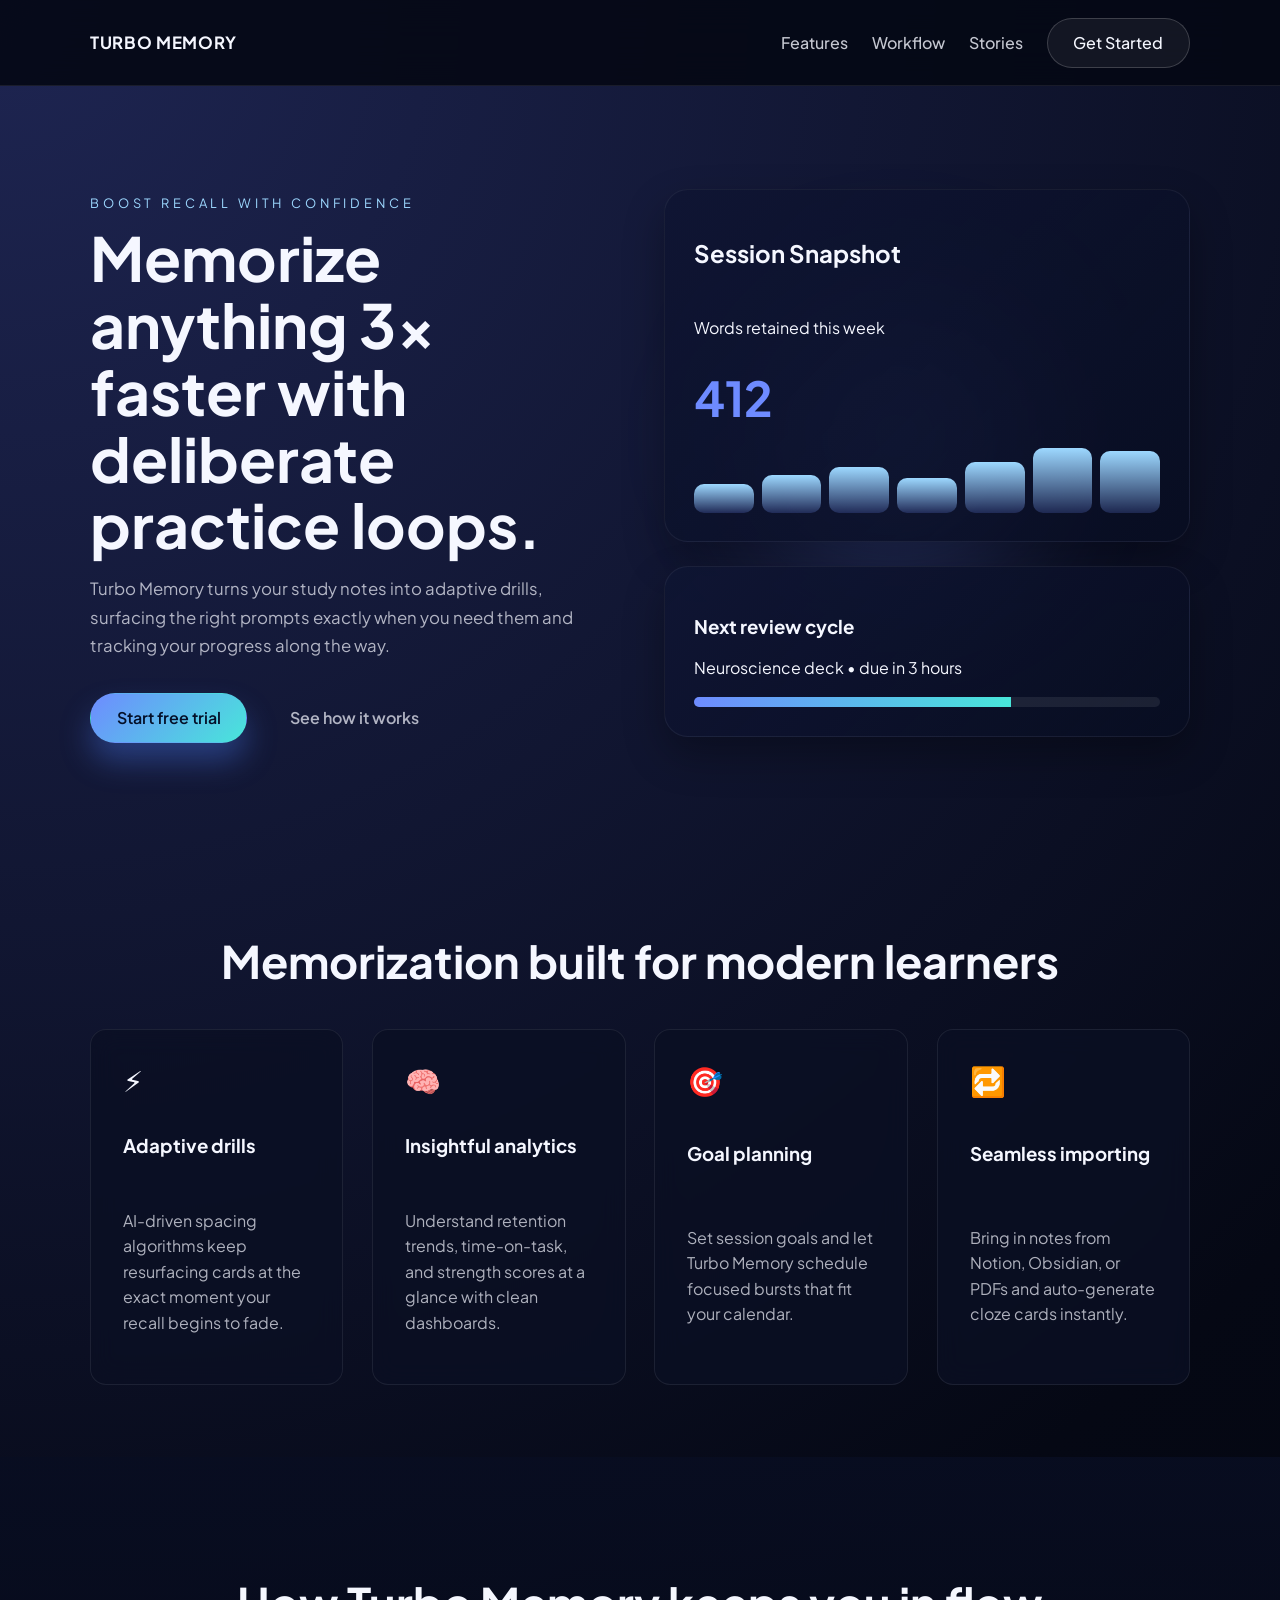
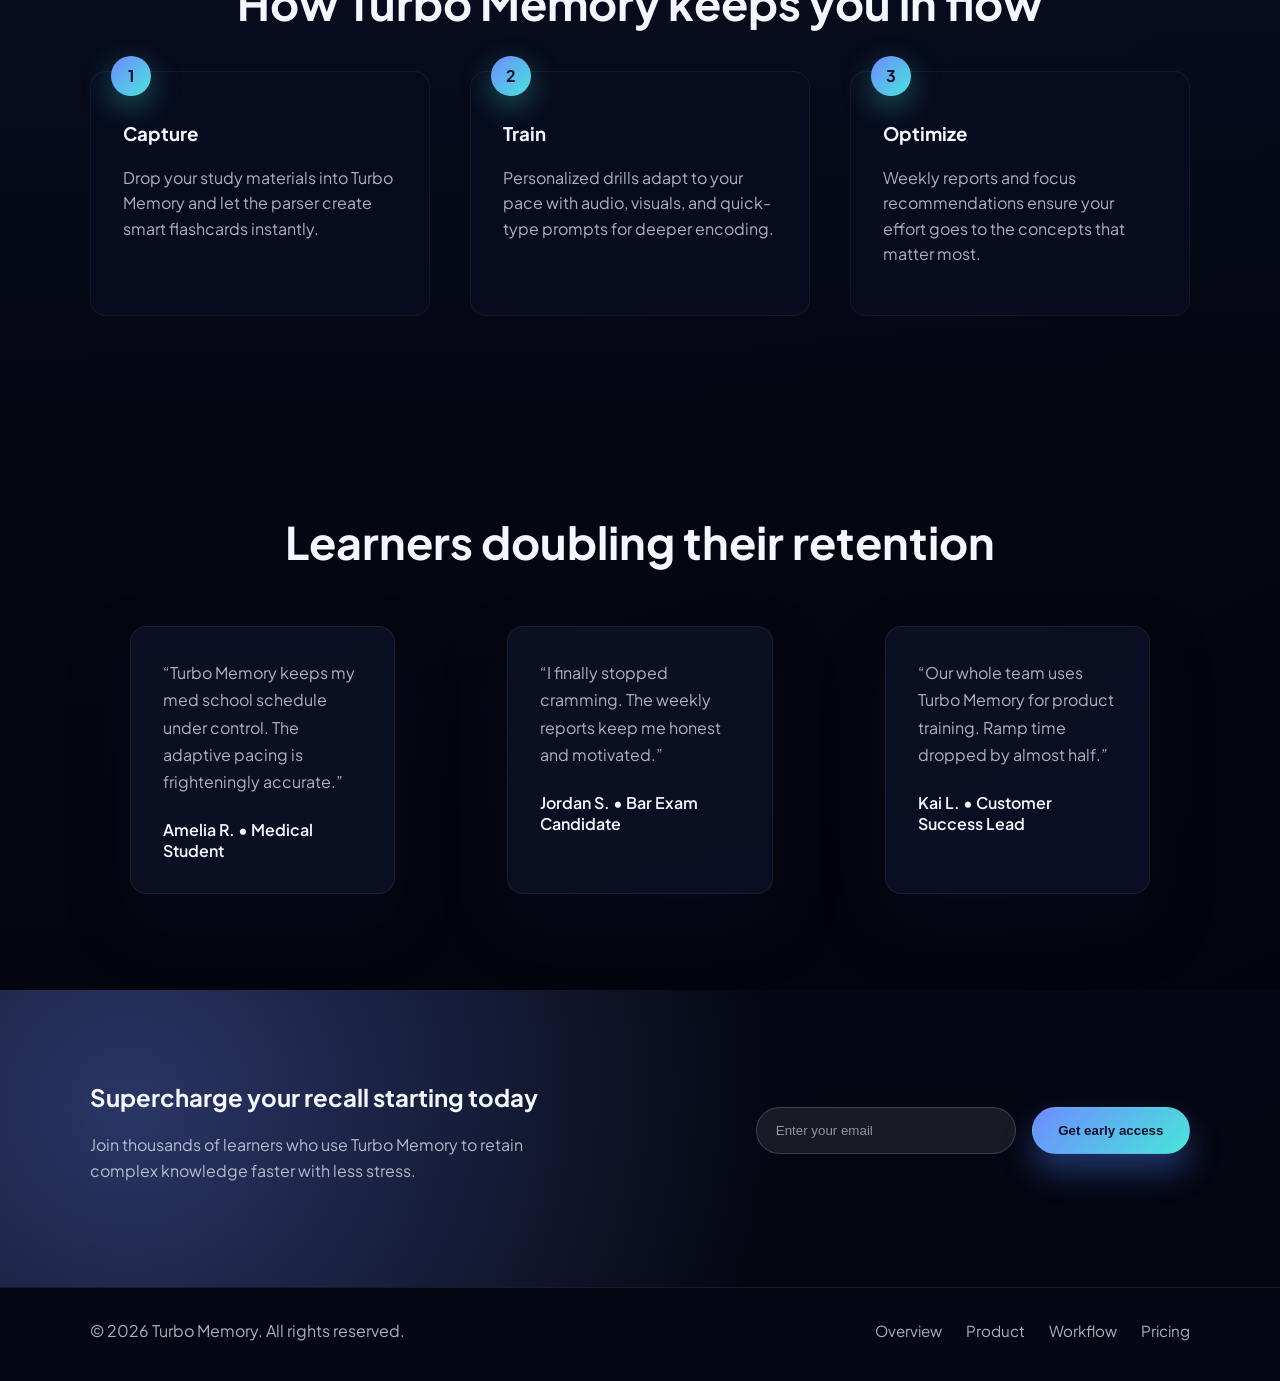
<file: index.html>
<!DOCTYPE html>
<html lang="en">
  <head>
    <meta charset="UTF-8" />
    <meta name="viewport" content="width=device-width, initial-scale=1.0" />
    <title>Turbo Memory</title>
    <link rel="preconnect" href="https://fonts.googleapis.com" />
    <link rel="preconnect" href="https://fonts.gstatic.com" crossorigin />
    <link
      href="https://fonts.googleapis.com/css2?family=Plus+Jakarta+Sans:wght@400;600;700&display=swap"
      rel="stylesheet"
    />
    <link rel="stylesheet" href="style.css" />
  </head>
  <body>
    <header class="top-bar">
      <div class="container">
        <div class="logo">Turbo Memory</div>
        <nav class="nav-links">
          <a href="#features">Features</a>
          <a href="#workflow">Workflow</a>
          <a href="#testimonials">Stories</a>
          <a href="#cta" class="btn btn-secondary">Get Started</a>
        </nav>
        <button class="menu-toggle" aria-label="Open menu">
          <span></span>
          <span></span>
          <span></span>
        </button>
      </div>
    </header>

    <main>
      <section class="hero" id="hero">
        <div class="container">
          <div class="hero-content">
            <p class="eyebrow">Boost recall with confidence</p>
            <h1>Memorize anything 3x faster with deliberate practice loops.</h1>
            <p class="lead">
              Turbo Memory turns your study notes into adaptive drills,
              surfacing the right prompts exactly when you need them and tracking
              your progress along the way.
            </p>
            <div class="actions">
              <a href="#cta" class="btn btn-primary">Start free trial</a>
              <a href="#workflow" class="btn btn-link">See how it works</a>
            </div>
          </div>
          <div class="hero-visual">
            <div class="glow"></div>
            <div class="card card-primary">
              <h2>Session Snapshot</h2>
              <p>Words retained this week</p>
              <div class="stat">412</div>
              <div class="sparkline">
                <span style="--i: 40"></span>
                <span style="--i: 52"></span>
                <span style="--i: 64"></span>
                <span style="--i: 48"></span>
                <span style="--i: 70"></span>
                <span style="--i: 90"></span>
                <span style="--i: 86"></span>
              </div>
            </div>
            <div class="card card-secondary">
              <h3>Next review cycle</h3>
              <p>Neuroscience deck • due in 3 hours</p>
              <div class="progress">
                <div class="bar" style="--progress: 68%"></div>
              </div>
            </div>
          </div>
        </div>
      </section>

      <section class="section" id="features">
        <div class="container">
          <h2 class="section-title">Memorization built for modern learners</h2>
          <div class="features-grid">
            <article class="feature-card">
              <div class="icon">⚡</div>
              <h3>Adaptive drills</h3>
              <p>
                AI-driven spacing algorithms keep resurfacing cards at the exact
                moment your recall begins to fade.
              </p>
            </article>
            <article class="feature-card">
              <div class="icon">🧠</div>
              <h3>Insightful analytics</h3>
              <p>
                Understand retention trends, time-on-task, and strength scores at
                a glance with clean dashboards.
              </p>
            </article>
            <article class="feature-card">
              <div class="icon">🎯</div>
              <h3>Goal planning</h3>
              <p>
                Set session goals and let Turbo Memory schedule focused bursts
                that fit your calendar.
              </p>
            </article>
            <article class="feature-card">
              <div class="icon">🔁</div>
              <h3>Seamless importing</h3>
              <p>
                Bring in notes from Notion, Obsidian, or PDFs and auto-generate
                cloze cards instantly.
              </p>
            </article>
          </div>
        </div>
      </section>

      <section class="workflow" id="workflow">
        <div class="container">
          <h2 class="section-title">How Turbo Memory keeps you in flow</h2>
          <div class="timeline">
            <div class="step">
              <span class="step-number">1</span>
              <h3>Capture</h3>
              <p>
                Drop your study materials into Turbo Memory and let the parser
                create smart flashcards instantly.
              </p>
            </div>
            <div class="step">
              <span class="step-number">2</span>
              <h3>Train</h3>
              <p>
                Personalized drills adapt to your pace with audio, visuals, and
                quick-type prompts for deeper encoding.
              </p>
            </div>
            <div class="step">
              <span class="step-number">3</span>
              <h3>Optimize</h3>
              <p>
                Weekly reports and focus recommendations ensure your effort goes
                to the concepts that matter most.
              </p>
            </div>
          </div>
        </div>
      </section>

      <section class="testimonials" id="testimonials">
        <div class="container">
          <h2 class="section-title">Learners doubling their retention</h2>
          <div class="testimonial-grid">
            <figure class="testimonial-card">
              <blockquote>
                “Turbo Memory keeps my med school schedule under control. The
                adaptive pacing is frighteningly accurate.”
              </blockquote>
              <figcaption>Amelia R. • Medical Student</figcaption>
            </figure>
            <figure class="testimonial-card">
              <blockquote>
                “I finally stopped cramming. The weekly reports keep me honest
                and motivated.”
              </blockquote>
              <figcaption>Jordan S. • Bar Exam Candidate</figcaption>
            </figure>
            <figure class="testimonial-card">
              <blockquote>
                “Our whole team uses Turbo Memory for product training. Ramp time
                dropped by almost half.”
              </blockquote>
              <figcaption>Kai L. • Customer Success Lead</figcaption>
            </figure>
          </div>
        </div>
      </section>

      <section class="cta" id="cta">
        <div class="container">
          <div class="cta-content">
            <h2>Supercharge your recall starting today</h2>
            <p>
              Join thousands of learners who use Turbo Memory to retain complex
              knowledge faster with less stress.
            </p>
          </div>
          <form class="cta-form">
            <label class="sr-only" for="email">Email</label>
            <input type="email" id="email" name="email" placeholder="Enter your email" required />
            <button type="submit" class="btn btn-primary">Get early access</button>
          </form>
        </div>
      </section>
    </main>

    <footer class="footer">
      <div class="container">
        <p>&copy; <span id="year"></span> Turbo Memory. All rights reserved.</p>
        <nav class="footer-nav">
          <a href="#hero">Overview</a>
          <a href="#features">Product</a>
          <a href="#workflow">Workflow</a>
          <a href="#cta">Pricing</a>
        </nav>
      </div>
    </footer>

    <script>
      const yearEl = document.getElementById("year");
      if (yearEl) {
        yearEl.textContent = new Date().getFullYear();
      }

      const menuToggle = document.querySelector(".menu-toggle");
      const navLinks = document.querySelector(".nav-links");
      menuToggle?.addEventListener("click", () => {
        menuToggle.classList.toggle("open");
        navLinks?.classList.toggle("open");
      });
    </script>
  </body>
</html>
</file>
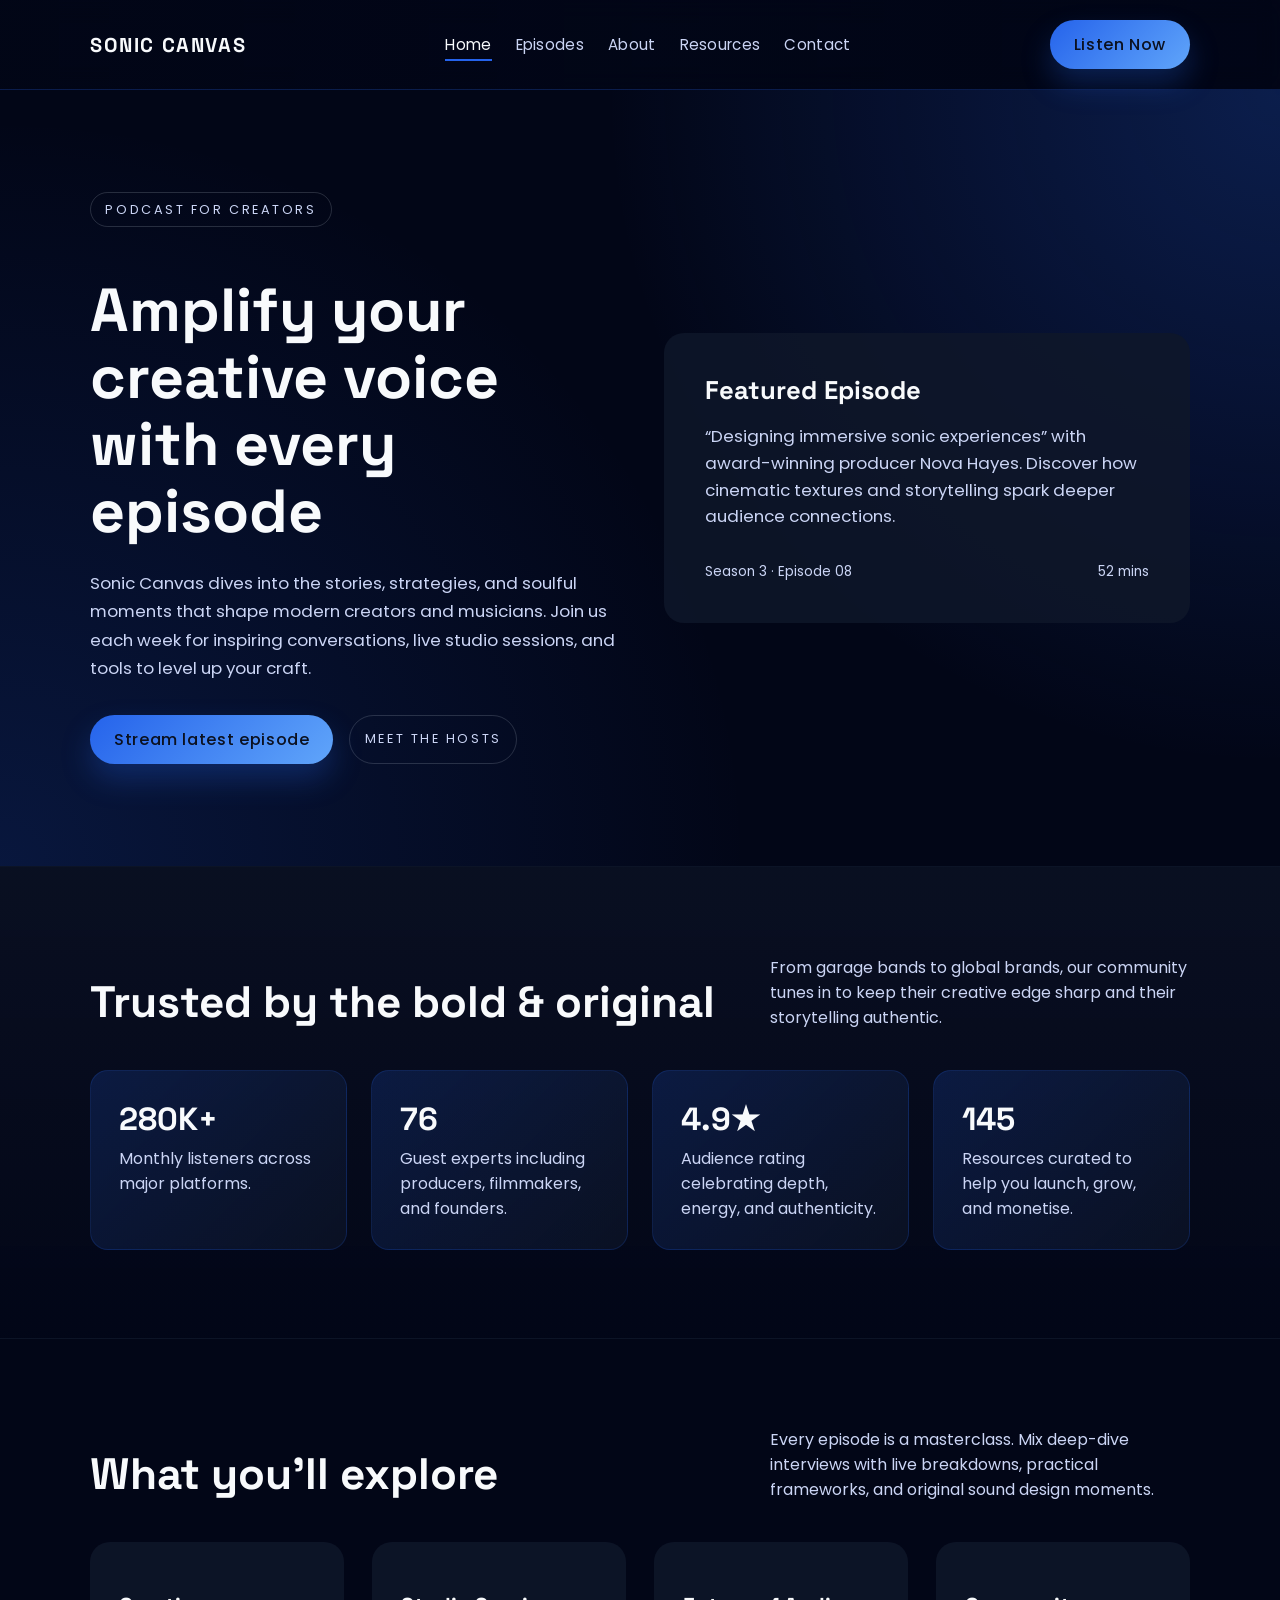
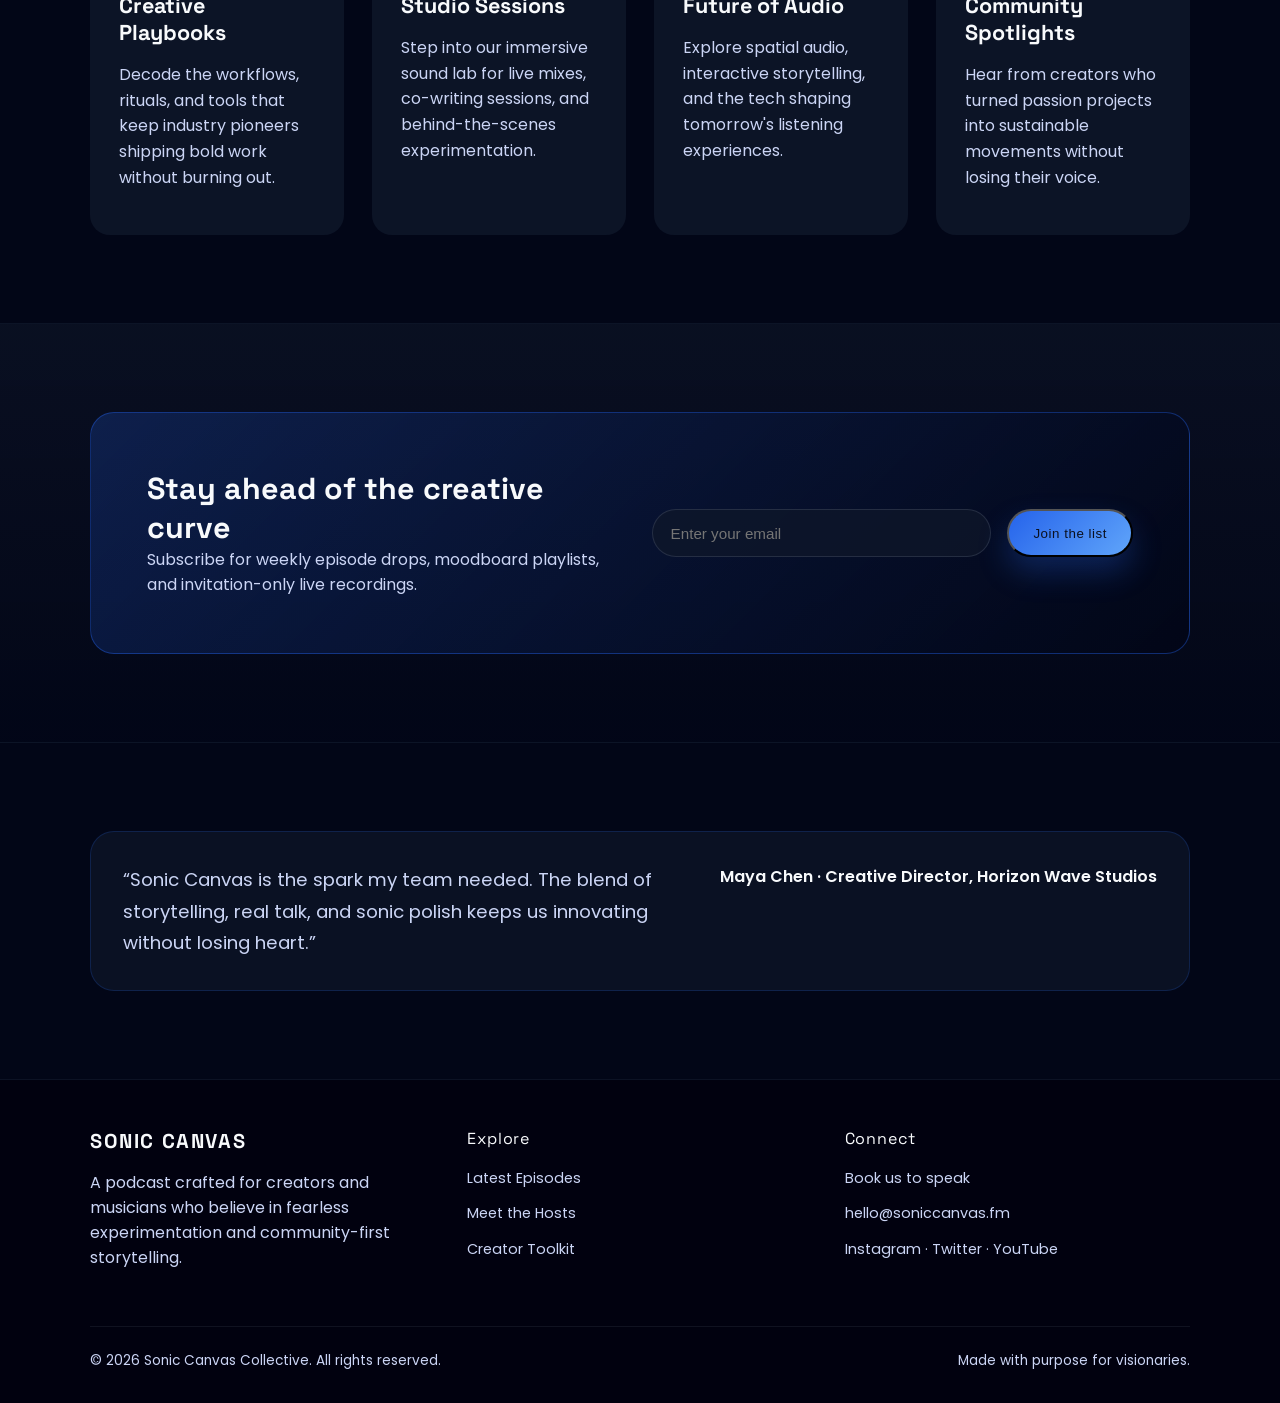
<file: site/index.html>
<!DOCTYPE html>
<html lang="en">
  <head>
    <meta charset="UTF-8" />
    <meta name="viewport" content="width=device-width, initial-scale=1.0" />
    <title>Sonic Canvas Podcast</title>
    <link rel="preconnect" href="https://fonts.googleapis.com" />
    <link rel="preconnect" href="https://fonts.gstatic.com" crossorigin />
    <link
      href="https://fonts.googleapis.com/css2?family=Poppins:wght@300;400;500;600&family=Space+Grotesk:wght@400;500;600;700&display=swap"
      rel="stylesheet"
    />
    <link rel="stylesheet" href="assets/css/style.css" />
  </head>
  <body>
    <header>
      <div class="wrapper navbar">
        <a class="logo" href="index.html">Sonic Canvas</a>
        <nav>
          <ul>
            <li><a class="active" href="index.html">Home</a></li>
            <li><a href="episodes.html">Episodes</a></li>
            <li><a href="about.html">About</a></li>
            <li><a href="resources.html">Resources</a></li>
            <li><a href="contact.html">Contact</a></li>
          </ul>
        </nav>
        <a class="btn-primary" href="episodes.html">Listen Now</a>
      </div>
    </header>

    <main class="main-content">
      <section class="hero">
        <div class="wrapper hero-grid">
          <div>
            <span class="tag">Podcast for creators</span>
            <h1>Amplify your creative voice with every episode</h1>
            <p>
              Sonic Canvas dives into the stories, strategies, and soulful moments that
              shape modern creators and musicians. Join us each week for inspiring
              conversations, live studio sessions, and tools to level up your craft.
            </p>
            <div style="display: flex; gap: 1rem; flex-wrap: wrap;">
              <a class="btn-primary" href="episodes.html">Stream latest episode</a>
              <a class="tag" href="about.html">Meet the hosts</a>
            </div>
          </div>
          <div class="card" style="padding: 2.5rem;">
            <h3 style="margin-top: 0; font-size: 1.6rem;">Featured Episode</h3>
            <p>
              “Designing immersive sonic experiences” with award-winning producer Nova
              Hayes. Discover how cinematic textures and storytelling spark deeper
              audience connections.
            </p>
            <div class="episode-meta">
              <span>Season 3 · Episode 08</span>
              <span>52 mins</span>
            </div>
          </div>
        </div>
      </section>

      <section class="section alt">
        <div class="wrapper">
          <div class="section-title">
            <h2>Trusted by the bold &amp; original</h2>
            <p>
              From garage bands to global brands, our community tunes in to keep their
              creative edge sharp and their storytelling authentic.
            </p>
          </div>
          <div class="stats-grid">
            <div class="stat">
              <h3>280K+</h3>
              <p>Monthly listeners across major platforms.</p>
            </div>
            <div class="stat">
              <h3>76</h3>
              <p>Guest experts including producers, filmmakers, and founders.</p>
            </div>
            <div class="stat">
              <h3>4.9★</h3>
              <p>Audience rating celebrating depth, energy, and authenticity.</p>
            </div>
            <div class="stat">
              <h3>145</h3>
              <p>Resources curated to help you launch, grow, and monetise.</p>
            </div>
          </div>
        </div>
      </section>

      <section class="section">
        <div class="wrapper">
          <div class="section-title">
            <h2>What you&apos;ll explore</h2>
            <p>
              Every episode is a masterclass. Mix deep-dive interviews with live
              breakdowns, practical frameworks, and original sound design moments.
            </p>
          </div>
          <div class="card-grid">
            <article class="card">
              <h3>Creative Playbooks</h3>
              <p>
                Decode the workflows, rituals, and tools that keep industry pioneers
                shipping bold work without burning out.
              </p>
            </article>
            <article class="card">
              <h3>Studio Sessions</h3>
              <p>
                Step into our immersive sound lab for live mixes, co-writing sessions,
                and behind-the-scenes experimentation.
              </p>
            </article>
            <article class="card">
              <h3>Future of Audio</h3>
              <p>
                Explore spatial audio, interactive storytelling, and the tech shaping
                tomorrow&apos;s listening experiences.
              </p>
            </article>
            <article class="card">
              <h3>Community Spotlights</h3>
              <p>
                Hear from creators who turned passion projects into sustainable
                movements without losing their voice.
              </p>
            </article>
          </div>
        </div>
      </section>

      <section class="section alt">
        <div class="wrapper newsletter">
          <div>
            <h3>Stay ahead of the creative curve</h3>
            <p>
              Subscribe for weekly episode drops, moodboard playlists, and invitation-only
              live recordings.
            </p>
          </div>
          <form>
            <input type="email" placeholder="Enter your email" required />
            <button class="btn-primary" type="submit">Join the list</button>
          </form>
        </div>
      </section>

      <section class="section">
        <div class="wrapper">
          <div class="testimonial">
            <blockquote>
              “Sonic Canvas is the spark my team needed. The blend of storytelling, real
              talk, and sonic polish keeps us innovating without losing heart.”
            </blockquote>
            <cite>Maya Chen · Creative Director, Horizon Wave Studios</cite>
          </div>
        </div>
      </section>
    </main>

    <footer>
      <div class="wrapper">
        <div class="footer-grid">
          <div>
            <div class="logo">Sonic Canvas</div>
            <p style="color: var(--text-secondary); max-width: 320px;">
              A podcast crafted for creators and musicians who believe in fearless
              experimentation and community-first storytelling.
            </p>
          </div>
          <div>
            <div class="footer-title">Explore</div>
            <ul class="footer-links">
              <li><a href="episodes.html">Latest Episodes</a></li>
              <li><a href="about.html">Meet the Hosts</a></li>
              <li><a href="resources.html">Creator Toolkit</a></li>
            </ul>
          </div>
          <div>
            <div class="footer-title">Connect</div>
            <ul class="footer-links">
              <li><a href="contact.html">Book us to speak</a></li>
              <li><a href="mailto:hello@soniccanvas.fm">hello@soniccanvas.fm</a></li>
              <li><a href="#">Instagram · Twitter · YouTube</a></li>
            </ul>
          </div>
        </div>
        <div class="footer-bottom">
          <span>© <span id="year">2025</span> Sonic Canvas Collective. All rights reserved.</span>
          <span>Made with purpose for visionaries.</span>
        </div>
      </div>
      <script>
        const yearEl = document.getElementById('year');
        if (yearEl) {
          yearEl.textContent = new Date().getFullYear();
        }
      </script>
    </footer>
  </body>
</html>
</file>
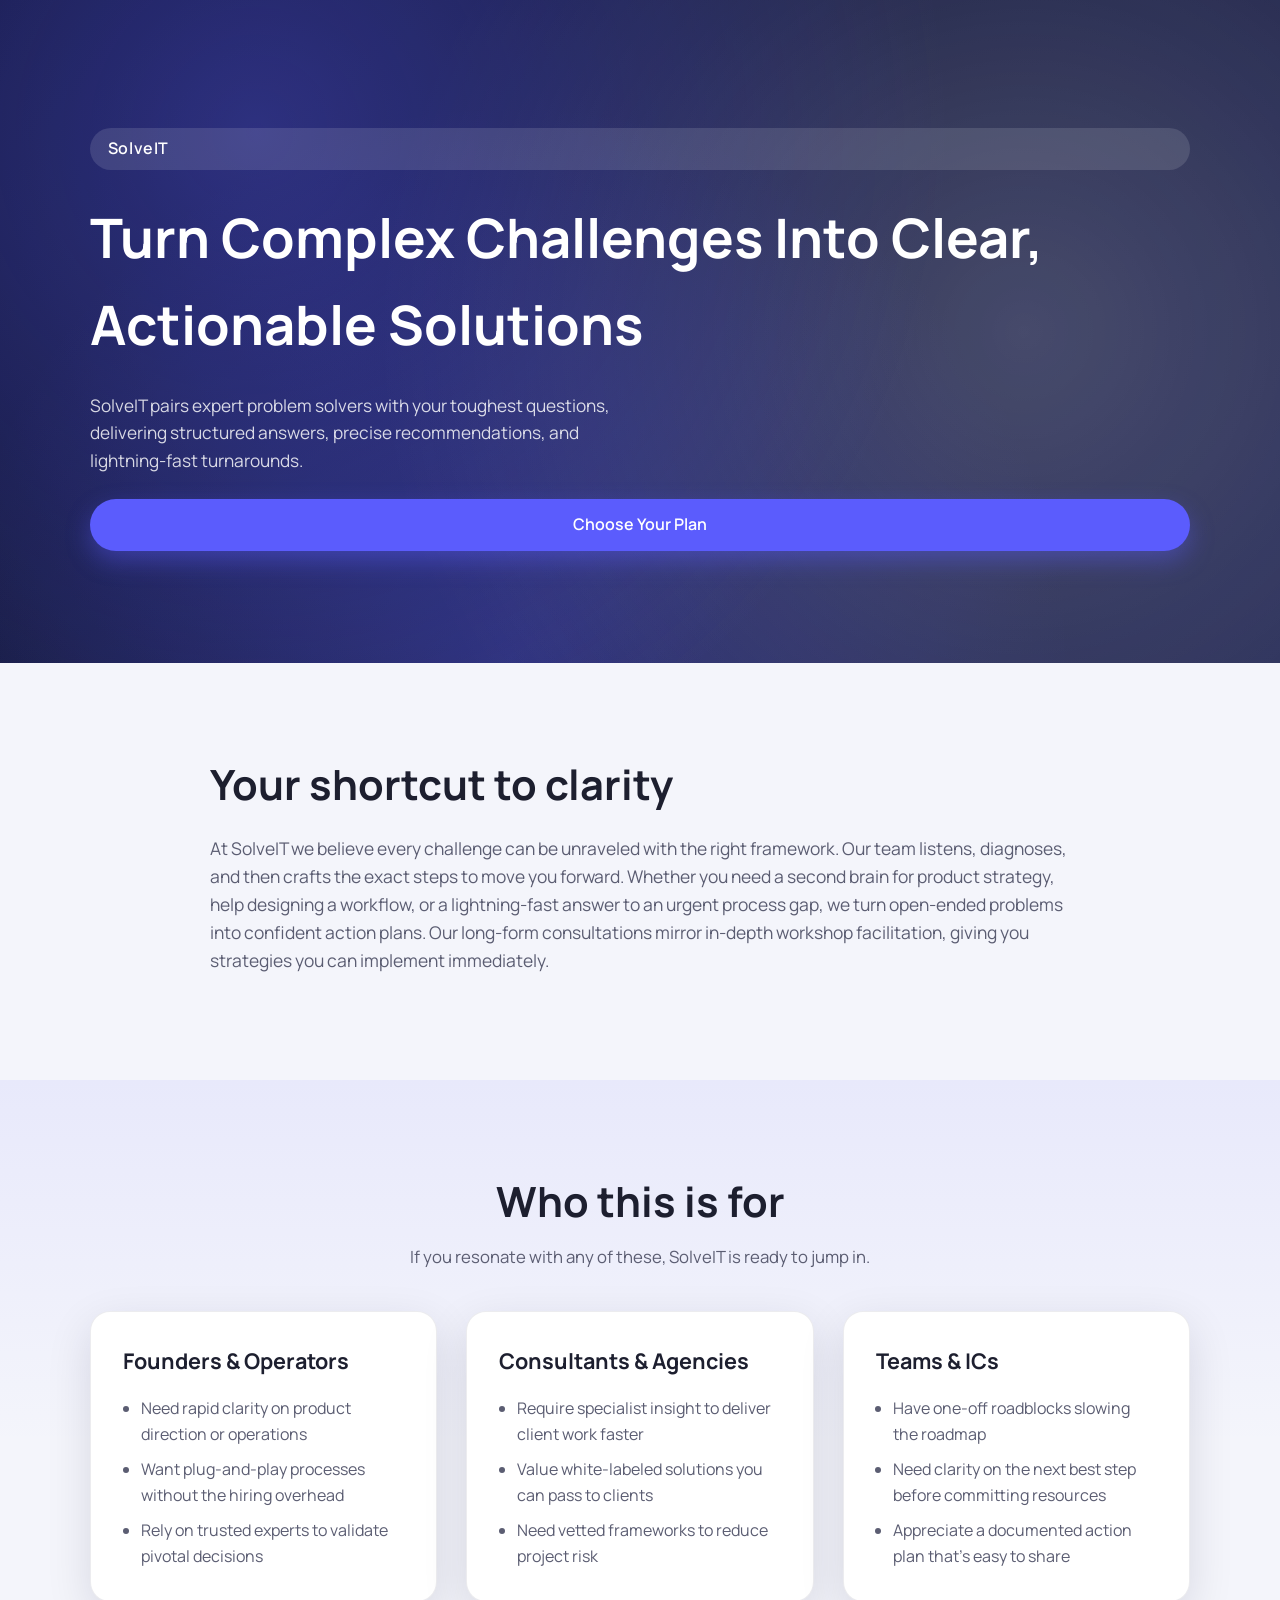
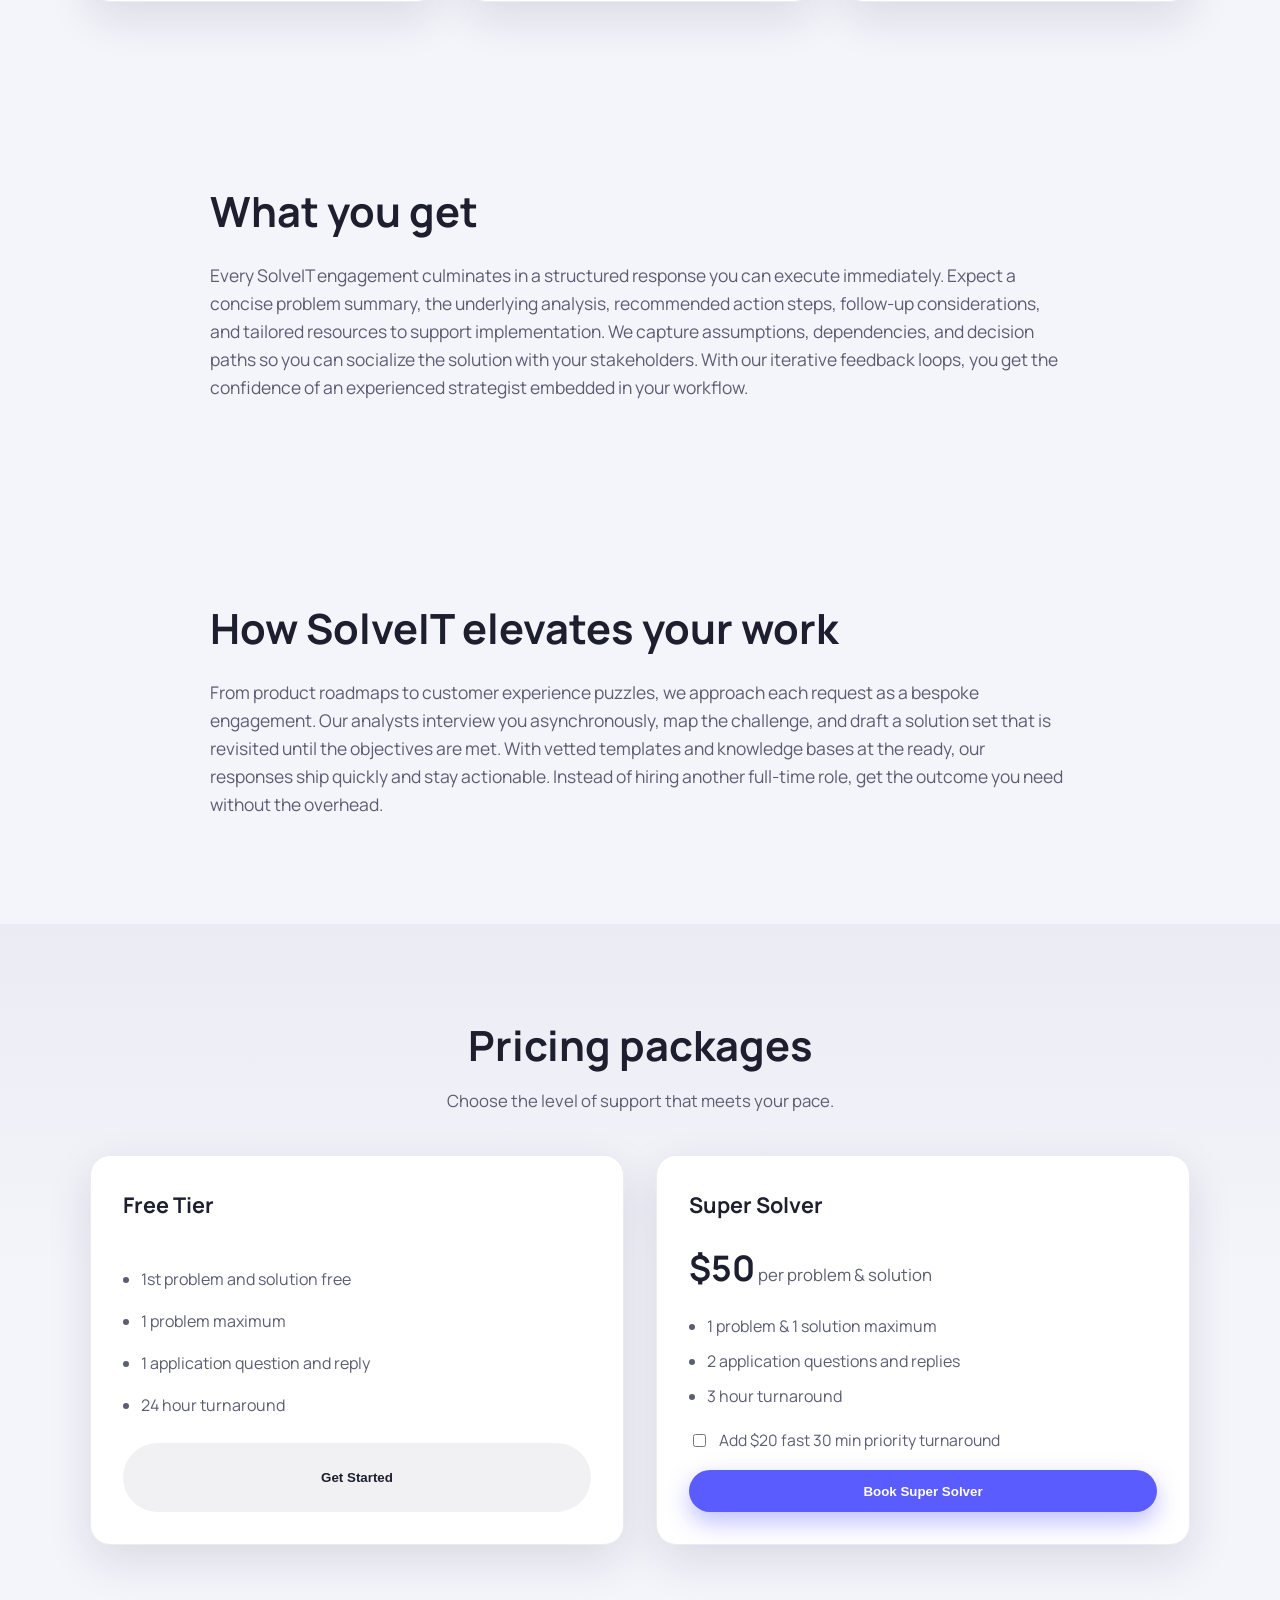
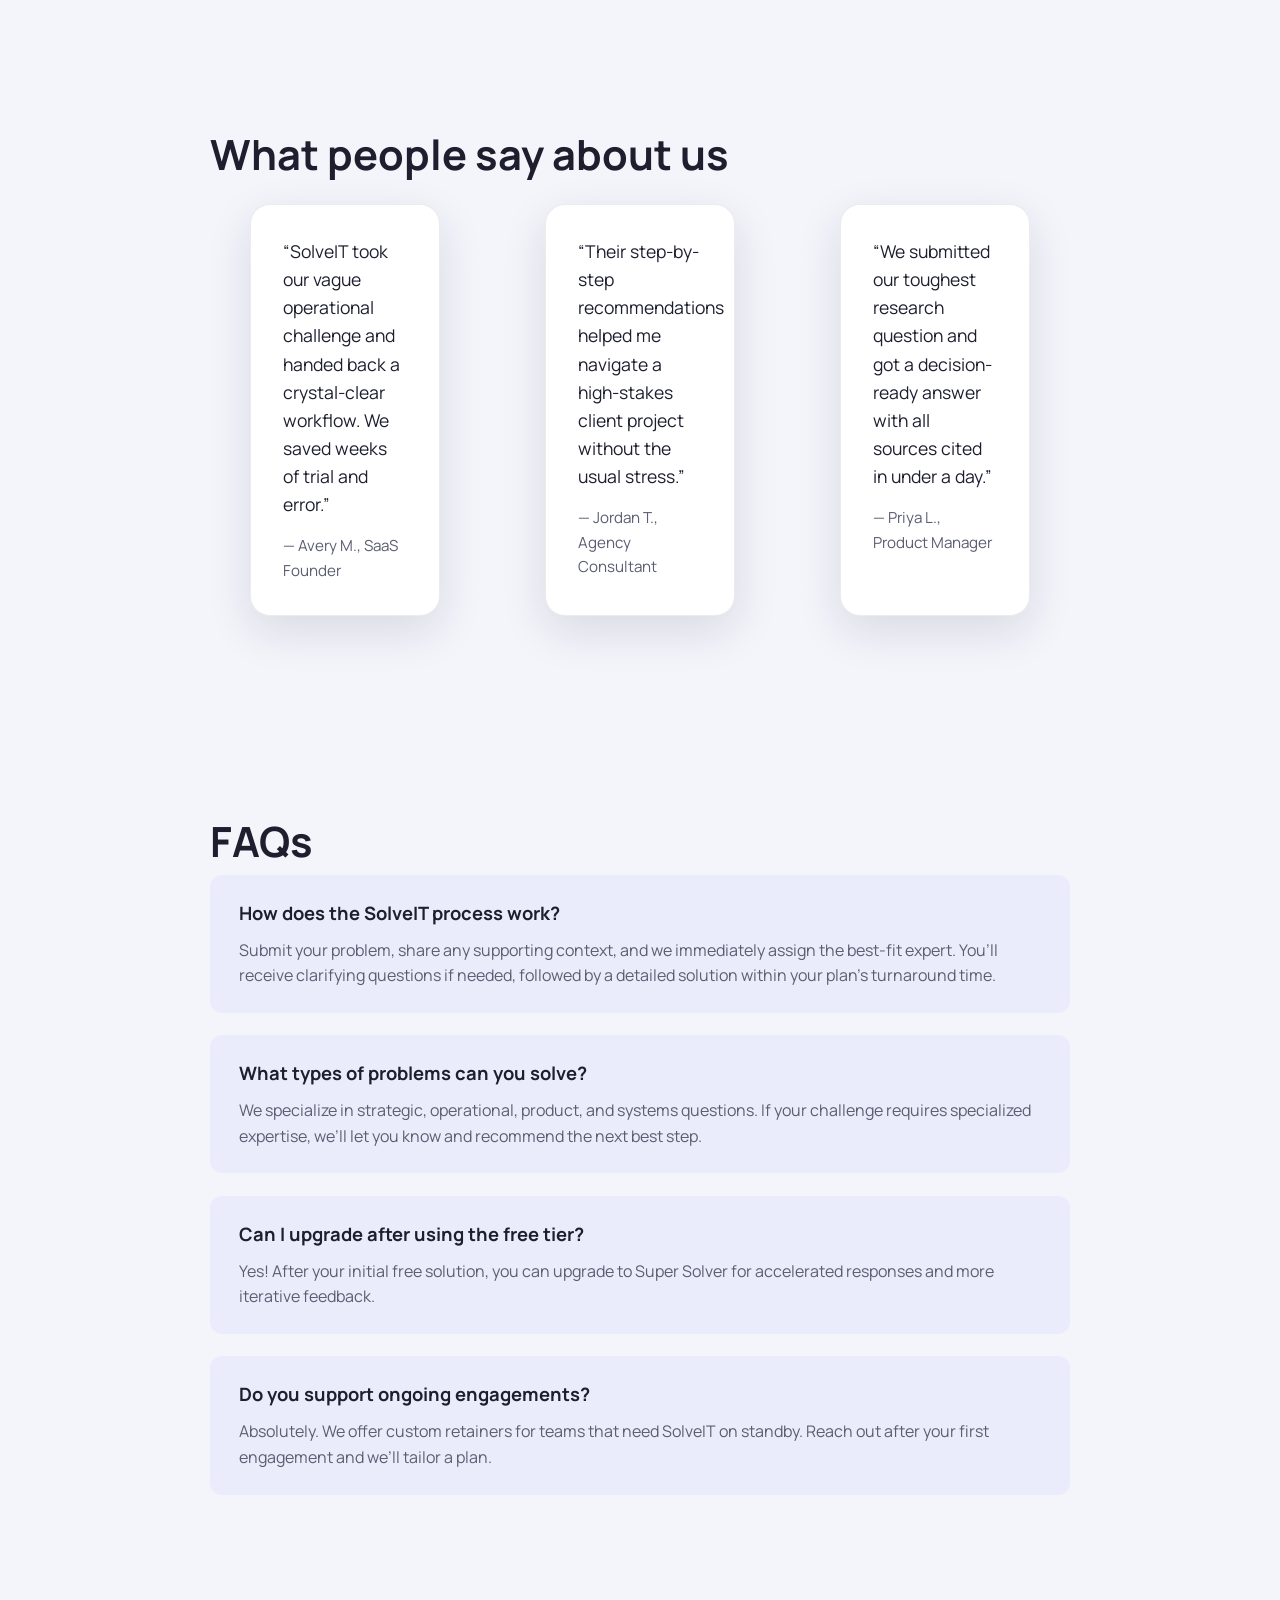
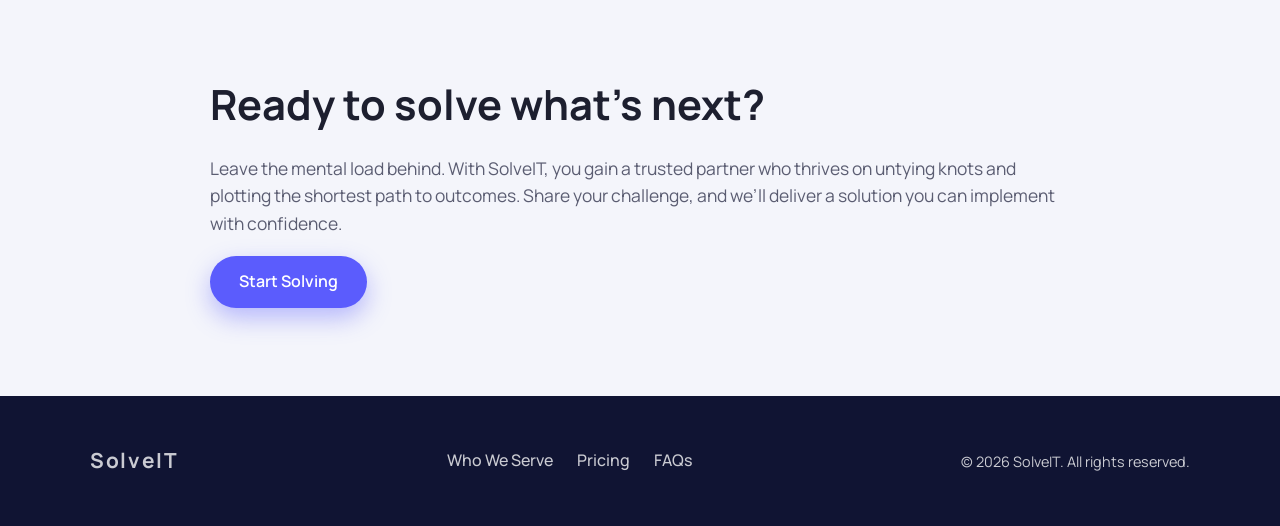
<file: wp-content/themes/solveit-sales-page/index.html>
<!DOCTYPE html>
<html lang="en">
<head>
    <meta charset="UTF-8" />
    <meta name="viewport" content="width=device-width, initial-scale=1.0" />
    <meta name="description" content="SolveIT delivers tailored problem-solving solutions with fast turnaround and expert guidance for businesses and individuals." />
    <title>SolveIT | Problem Solving Experts</title>
    <link rel="stylesheet" href="style.css" />
    <link rel="preconnect" href="https://fonts.googleapis.com" />
    <link rel="preconnect" href="https://fonts.gstatic.com" crossorigin />
    <link href="https://fonts.googleapis.com/css2?family=Manrope:wght@400;600;700&display=swap" rel="stylesheet" />
</head>
<body>
    <header class="hero elementor-section" role="banner">
        <div class="container hero__content">
            <div class="hero__badge">SolveIT</div>
            <h1 class="hero__title">Turn Complex Challenges Into Clear, Actionable Solutions</h1>
            <p class="hero__subtitle">SolveIT pairs expert problem solvers with your toughest questions, delivering structured answers, precise recommendations, and lightning-fast turnarounds.</p>
            <a class="btn btn--primary" href="#pricing" aria-label="View SolveIT pricing packages">Choose Your Plan</a>
        </div>
        <div class="hero__bg" aria-hidden="true"></div>
    </header>

    <main id="main" class="page">
        <section class="section elementor-section section--copy" aria-labelledby="story">
            <div class="container narrow">
                <h2 id="story" class="section__title">Your shortcut to clarity</h2>
                <p class="section__copy">At SolveIT we believe every challenge can be unraveled with the right framework. Our team listens, diagnoses, and then crafts the exact steps to move you forward. Whether you need a second brain for product strategy, help designing a workflow, or a lightning-fast answer to an urgent process gap, we turn open-ended problems into confident action plans. Our long-form consultations mirror in-depth workshop facilitation, giving you strategies you can implement immediately.</p>
            </div>
        </section>

        <section class="section elementor-section section--cards" aria-labelledby="who-for">
            <div class="container">
                <div class="section__header">
                    <h2 id="who-for" class="section__title">Who this is for</h2>
                    <p class="section__subtitle">If you resonate with any of these, SolveIT is ready to jump in.</p>
                </div>
                <div class="card-grid">
                    <article class="card" aria-label="Founders and operators">
                        <h3 class="card__title">Founders &amp; Operators</h3>
                        <ul class="card__list">
                            <li>Need rapid clarity on product direction or operations</li>
                            <li>Want plug-and-play processes without the hiring overhead</li>
                            <li>Rely on trusted experts to validate pivotal decisions</li>
                        </ul>
                    </article>
                    <article class="card" aria-label="Consultants and agencies">
                        <h3 class="card__title">Consultants &amp; Agencies</h3>
                        <ul class="card__list">
                            <li>Require specialist insight to deliver client work faster</li>
                            <li>Value white-labeled solutions you can pass to clients</li>
                            <li>Need vetted frameworks to reduce project risk</li>
                        </ul>
                    </article>
                    <article class="card" aria-label="Teams and individual contributors">
                        <h3 class="card__title">Teams &amp; ICs</h3>
                        <ul class="card__list">
                            <li>Have one-off roadblocks slowing the roadmap</li>
                            <li>Need clarity on the next best step before committing resources</li>
                            <li>Appreciate a documented action plan that’s easy to share</li>
                        </ul>
                    </article>
                </div>
            </div>
        </section>

        <section class="section elementor-section section--copy" aria-labelledby="what-you-get">
            <div class="container narrow">
                <h2 id="what-you-get" class="section__title">What you get</h2>
                <p class="section__copy">Every SolveIT engagement culminates in a structured response you can execute immediately. Expect a concise problem summary, the underlying analysis, recommended action steps, follow-up considerations, and tailored resources to support implementation. We capture assumptions, dependencies, and decision paths so you can socialize the solution with your stakeholders. With our iterative feedback loops, you get the confidence of an experienced strategist embedded in your workflow.</p>
            </div>
        </section>

        <section class="section elementor-section section--copy" aria-labelledby="how-it-works">
            <div class="container narrow">
                <h2 id="how-it-works" class="section__title">How SolveIT elevates your work</h2>
                <p class="section__copy">From product roadmaps to customer experience puzzles, we approach each request as a bespoke engagement. Our analysts interview you asynchronously, map the challenge, and draft a solution set that is revisited until the objectives are met. With vetted templates and knowledge bases at the ready, our responses ship quickly and stay actionable. Instead of hiring another full-time role, get the outcome you need without the overhead.</p>
            </div>
        </section>

        <section id="pricing" class="section elementor-section section--pricing" aria-labelledby="pricing-title">
            <div class="container">
                <div class="section__header">
                    <h2 id="pricing-title" class="section__title">Pricing packages</h2>
                    <p class="section__subtitle">Choose the level of support that meets your pace.</p>
                </div>
                <div class="pricing-grid">
                    <article class="card pricing-card" aria-label="Free tier">
                        <h3 class="card__title">Free Tier</h3>
                        <ul class="card__list">
                            <li>1st problem and solution free</li>
                            <li>1 problem maximum</li>
                            <li>1 application question and reply</li>
                            <li>24 hour turnaround</li>
                        </ul>
                        <button class="btn btn--ghost" type="button">Get Started</button>
                    </article>
                    <article class="card pricing-card" aria-label="Super Solver">
                        <h3 class="card__title">Super Solver</h3>
                        <p class="pricing-card__price"><span class="price">$50</span> per problem &amp; solution</p>
                        <ul class="card__list">
                            <li>1 problem &amp; 1 solution maximum</li>
                            <li>2 application questions and replies</li>
                            <li>3 hour turnaround</li>
                        </ul>
                        <label class="pricing-card__addon">
                            <input type="checkbox" name="priority" />
                            <span>Add $20 fast 30 min priority turnaround</span>
                        </label>
                        <button class="btn btn--primary" type="button">Book Super Solver</button>
                    </article>
                </div>
            </div>
        </section>

        <section class="section elementor-section section--copy" aria-labelledby="testimonials">
            <div class="container narrow">
                <h2 id="testimonials" class="section__title">What people say about us</h2>
                <div class="testimonial-grid">
                    <figure class="testimonial">
                        <blockquote>“SolveIT took our vague operational challenge and handed back a crystal-clear workflow. We saved weeks of trial and error.”</blockquote>
                        <figcaption>— Avery M., SaaS Founder</figcaption>
                    </figure>
                    <figure class="testimonial">
                        <blockquote>“Their step-by-step recommendations helped me navigate a high-stakes client project without the usual stress.”</blockquote>
                        <figcaption>— Jordan T., Agency Consultant</figcaption>
                    </figure>
                    <figure class="testimonial">
                        <blockquote>“We submitted our toughest research question and got a decision-ready answer with all sources cited in under a day.”</blockquote>
                        <figcaption>— Priya L., Product Manager</figcaption>
                    </figure>
                </div>
            </div>
        </section>

        <section class="section elementor-section section--copy" aria-labelledby="faq">
            <div class="container narrow">
                <h2 id="faq" class="section__title">FAQs</h2>
                <div class="faq">
                    <article class="faq__item">
                        <h3 class="faq__question">How does the SolveIT process work?</h3>
                        <p class="faq__answer">Submit your problem, share any supporting context, and we immediately assign the best-fit expert. You’ll receive clarifying questions if needed, followed by a detailed solution within your plan’s turnaround time.</p>
                    </article>
                    <article class="faq__item">
                        <h3 class="faq__question">What types of problems can you solve?</h3>
                        <p class="faq__answer">We specialize in strategic, operational, product, and systems questions. If your challenge requires specialized expertise, we’ll let you know and recommend the next best step.</p>
                    </article>
                    <article class="faq__item">
                        <h3 class="faq__question">Can I upgrade after using the free tier?</h3>
                        <p class="faq__answer">Yes! After your initial free solution, you can upgrade to Super Solver for accelerated responses and more iterative feedback.</p>
                    </article>
                    <article class="faq__item">
                        <h3 class="faq__question">Do you support ongoing engagements?</h3>
                        <p class="faq__answer">Absolutely. We offer custom retainers for teams that need SolveIT on standby. Reach out after your first engagement and we’ll tailor a plan.</p>
                    </article>
                </div>
            </div>
        </section>

        <section class="section elementor-section section--copy" aria-labelledby="closing">
            <div class="container narrow">
                <h2 id="closing" class="section__title">Ready to solve what’s next?</h2>
                <p class="section__copy">Leave the mental load behind. With SolveIT, you gain a trusted partner who thrives on untying knots and plotting the shortest path to outcomes. Share your challenge, and we’ll deliver a solution you can implement with confidence.</p>
                <a class="btn btn--primary" href="#pricing">Start Solving</a>
            </div>
        </section>
    </main>

    <footer class="footer" role="contentinfo">
        <div class="container footer__content">
            <span class="footer__logo">SolveIT</span>
            <nav aria-label="Footer links">
                <ul class="footer__links">
                    <li><a href="#who-for">Who We Serve</a></li>
                    <li><a href="#pricing">Pricing</a></li>
                    <li><a href="#faq">FAQs</a></li>
                </ul>
            </nav>
            <p class="footer__note">© <span id="year"></span> SolveIT. All rights reserved.</p>
        </div>
    </footer>

    <script>
        document.getElementById('year').textContent = new Date().getFullYear();
    </script>
</body>
</html>
</file>
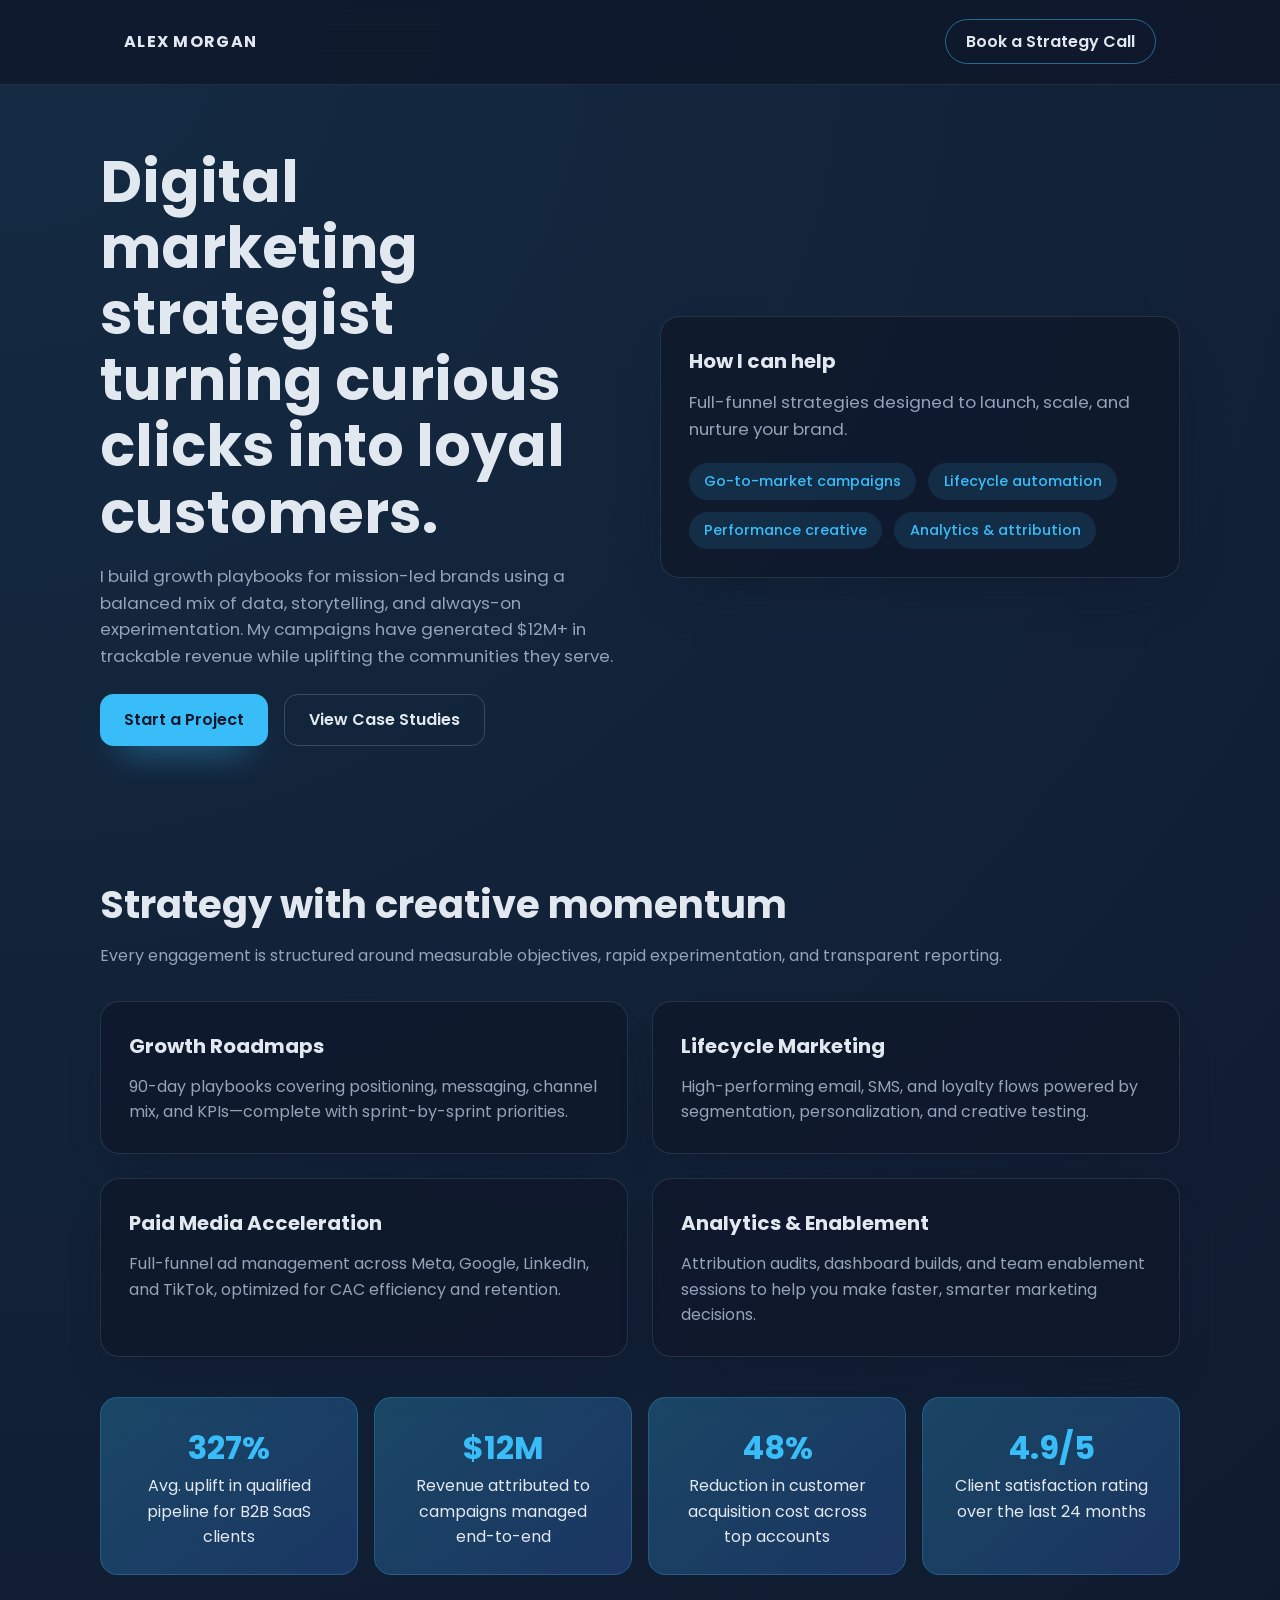
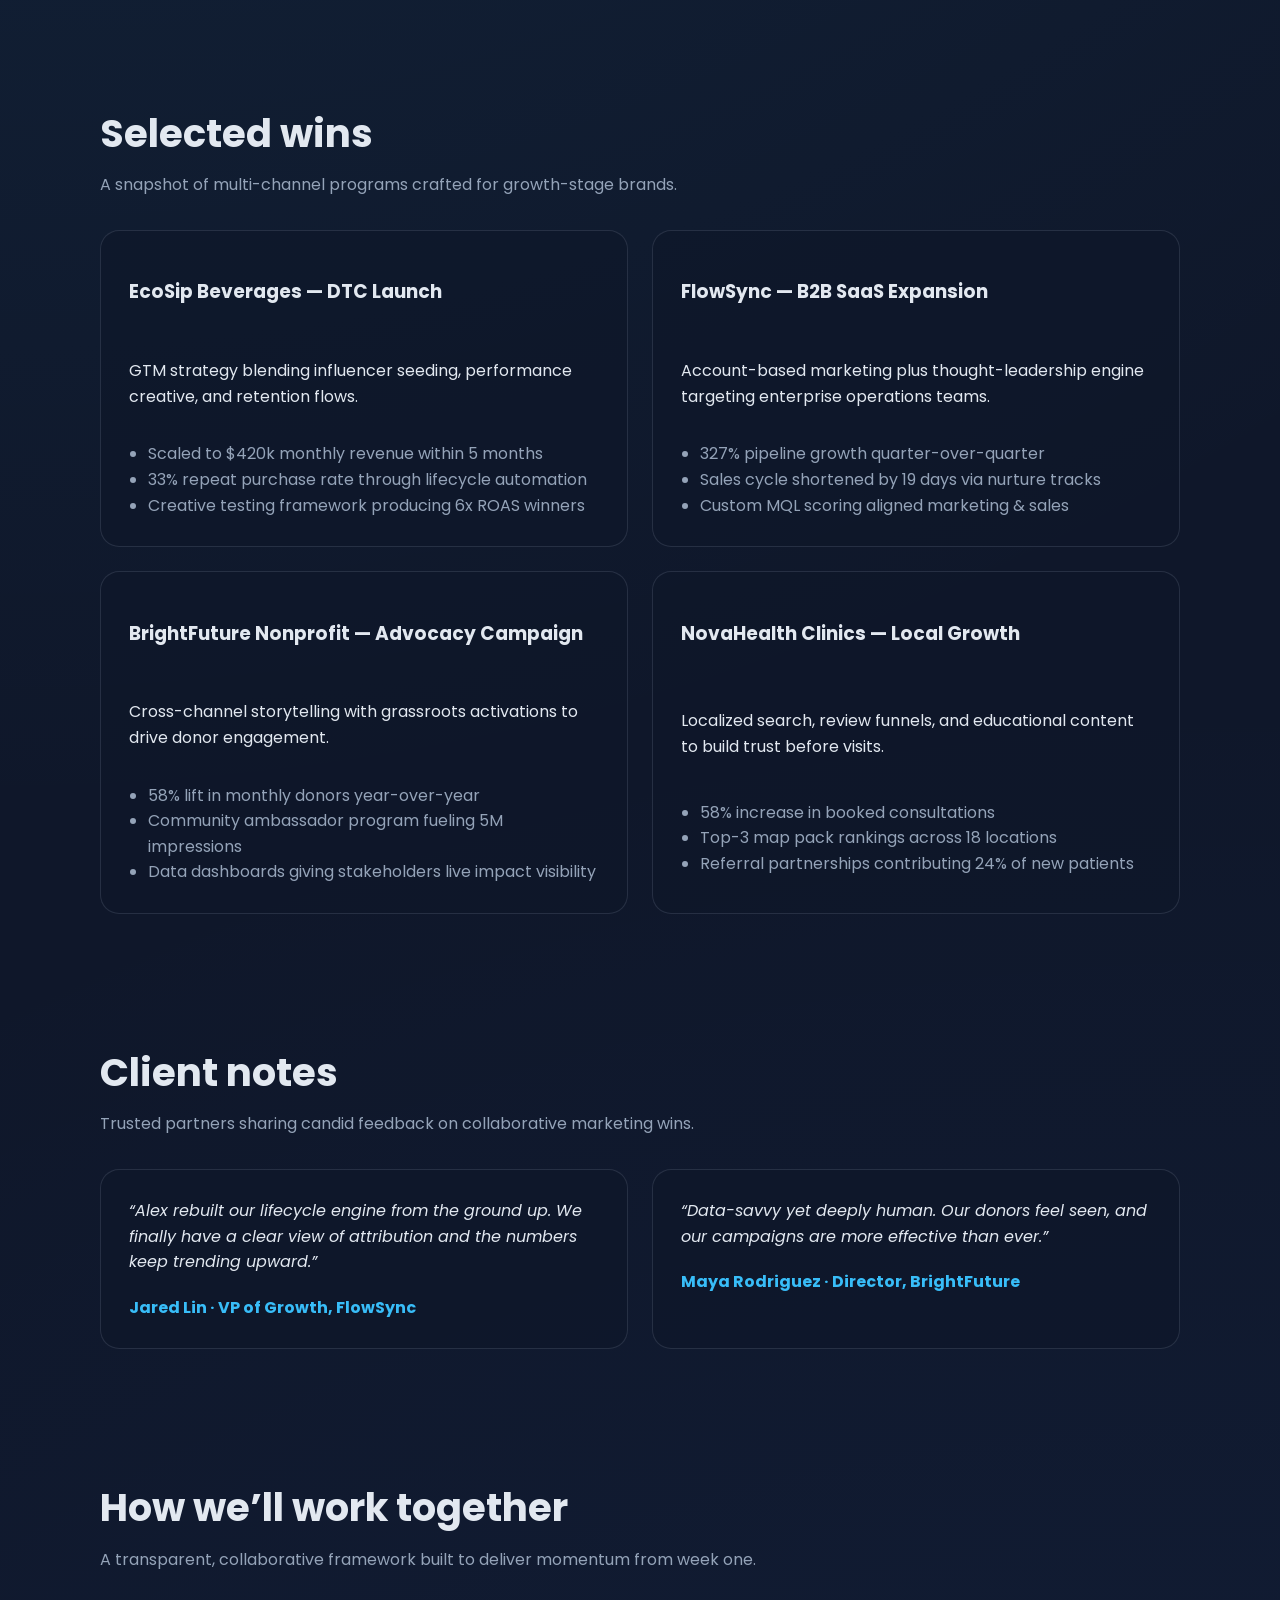
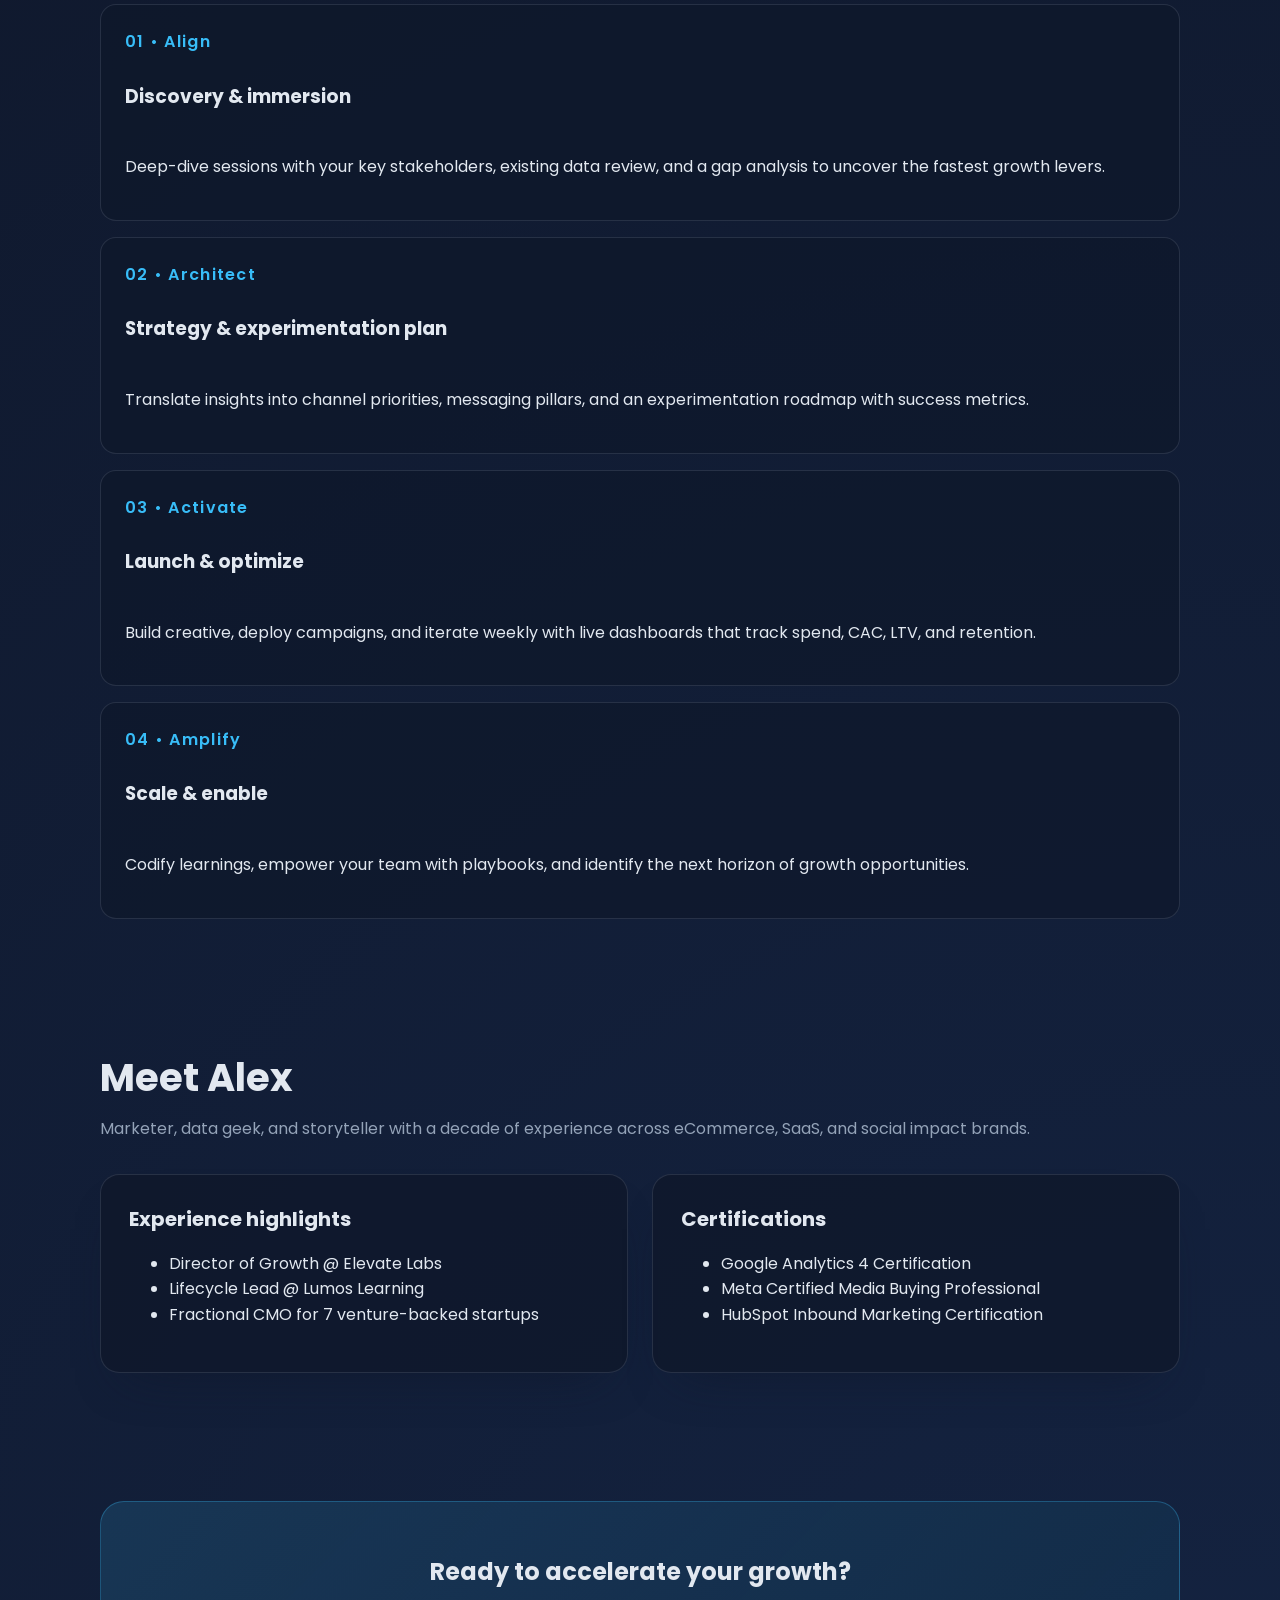
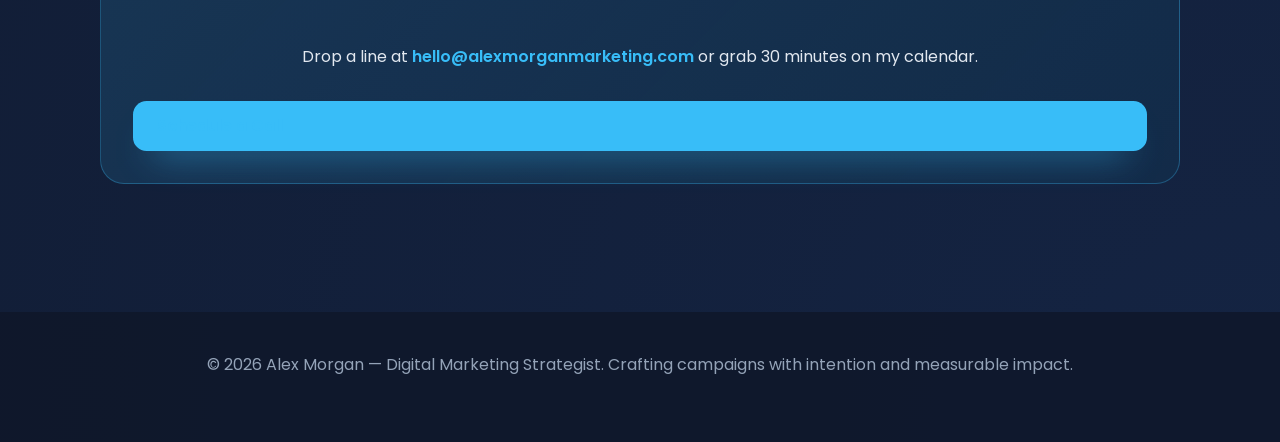
<file: portfolio.html>
<!DOCTYPE html>
<html lang="en">
<head>
    <meta charset="UTF-8">
    <meta name="viewport" content="width=device-width, initial-scale=1.0">
    <title>Alex Morgan | Digital Marketing Strategist</title>
    <link rel="preconnect" href="https://fonts.googleapis.com">
    <link rel="preconnect" href="https://fonts.gstatic.com" crossorigin>
    <link href="https://fonts.googleapis.com/css2?family=Poppins:wght@300;400;600;700&display=swap" rel="stylesheet">
    <style>
        :root {
            --bg: #0f172a;
            --card: rgba(15, 23, 42, 0.75);
            --accent: #38bdf8;
            --accent-soft: rgba(56, 189, 248, 0.12);
            --text: #e2e8f0;
            --muted: #94a3b8;
            --gradient: linear-gradient(135deg, rgba(56,189,248,0.25), rgba(59,130,246,0.25));
        }

        * {
            box-sizing: border-box;
        }

        body {
            margin: 0;
            font-family: "Poppins", system-ui, -apple-system, BlinkMacSystemFont, "Segoe UI", sans-serif;
            background: radial-gradient(circle at top left, rgba(56,189,248,0.12), transparent 45%),
                        radial-gradient(circle at bottom right, rgba(59,130,246,0.12), transparent 55%),
                        var(--bg);
            color: var(--text);
            line-height: 1.6;
            -webkit-font-smoothing: antialiased;
        }

        header {
            position: sticky;
            top: 0;
            z-index: 10;
            backdrop-filter: blur(16px);
            background: rgba(15, 23, 42, 0.8);
            border-bottom: 1px solid rgba(148, 163, 184, 0.15);
        }

        .nav {
            display: flex;
            align-items: center;
            justify-content: space-between;
            max-width: 1080px;
            margin: 0 auto;
            padding: 1.2rem 1.5rem;
        }

        .logo {
            font-weight: 700;
            letter-spacing: 0.08em;
            text-transform: uppercase;
        }

        .cta-link {
            padding: 0.55rem 1.25rem;
            border-radius: 999px;
            border: 1px solid rgba(56, 189, 248, 0.5);
            color: var(--text);
            text-decoration: none;
            font-weight: 600;
            transition: background 0.3s ease, color 0.3s ease;
        }

        .cta-link:hover {
            background: var(--accent);
            color: #0f172a;
        }

        main {
            padding: 0 1.5rem 4rem;
        }

        section {
            max-width: 1080px;
            margin: 0 auto;
            padding: 4rem 0;
        }

        .hero {
            display: grid;
            gap: 2.5rem;
        }

        .hero h1 {
            font-size: clamp(2.25rem, 5vw, 3.6rem);
            margin: 0;
            line-height: 1.15;
        }

        .hero p {
            color: var(--muted);
            font-size: 1.05rem;
        }

        .hero-actions {
            display: flex;
            flex-wrap: wrap;
            gap: 1rem;
            margin-top: 1.5rem;
        }

        .btn-primary,
        .btn-secondary {
            display: inline-flex;
            align-items: center;
            gap: 0.5rem;
            font-weight: 600;
            padding: 0.75rem 1.5rem;
            border-radius: 0.85rem;
            text-decoration: none;
            transition: transform 0.2s ease, box-shadow 0.2s ease;
        }

        .btn-primary {
            background: var(--accent);
            color: #0f172a;
            box-shadow: 0 20px 35px -20px rgba(56, 189, 248, 0.9);
        }

        .btn-secondary {
            border: 1px solid rgba(148, 163, 184, 0.3);
            color: var(--text);
        }

        .btn-primary:hover,
        .btn-secondary:hover {
            transform: translateY(-2px);
            box-shadow: 0 25px 40px -25px rgba(56, 189, 248, 0.9);
        }

        .card-grid {
            display: grid;
            gap: 1.5rem;
        }

        .card {
            padding: 1.75rem;
            background: var(--card);
            border: 1px solid rgba(148, 163, 184, 0.18);
            border-radius: 1.2rem;
            box-shadow: 0 25px 50px -30px rgba(15, 23, 42, 0.8);
        }

        .card h3 {
            margin-top: 0;
            margin-bottom: 0.75rem;
            font-size: 1.25rem;
        }

        .card p {
            margin: 0;
            color: var(--muted);
        }

        .pill-group {
            display: flex;
            flex-wrap: wrap;
            gap: 0.75rem;
            margin-top: 1.25rem;
        }

        .pill {
            padding: 0.45rem 0.95rem;
            border-radius: 999px;
            background: var(--accent-soft);
            color: var(--accent);
            font-size: 0.9rem;
            font-weight: 500;
        }

        .metrics {
            display: grid;
            gap: 1rem;
            margin-top: 2.5rem;
        }

        .metric {
            padding: 1.5rem;
            border-radius: 1.1rem;
            background: var(--gradient);
            border: 1px solid rgba(56, 189, 248, 0.25);
            text-align: center;
        }

        .metric strong {
            display: block;
            font-size: 2rem;
            color: var(--accent);
        }

        .section-heading {
            margin-bottom: 2rem;
        }

        .section-heading h2 {
            margin: 0;
            font-size: clamp(1.8rem, 4vw, 2.4rem);
        }

        .section-heading p {
            margin: 0.5rem 0 0;
            color: var(--muted);
        }

        .timeline {
            display: grid;
            gap: 1rem;
        }

        .timeline-step {
            display: grid;
            gap: 0.5rem;
            padding: 1.5rem;
            border-radius: 1rem;
            background: rgba(15, 23, 42, 0.65);
            border: 1px solid rgba(148, 163, 184, 0.18);
        }

        .timeline-step span {
            color: var(--accent);
            font-weight: 600;
            letter-spacing: 0.08em;
        }

        .testimonials {
            display: grid;
            gap: 1.5rem;
        }

        .testimonial {
            padding: 1.75rem;
            border-radius: 1.2rem;
            background: rgba(15, 23, 42, 0.7);
            border: 1px solid rgba(148, 163, 184, 0.18);
        }

        .testimonial p {
            margin: 0 0 1.25rem;
            font-style: italic;
        }

        .testimonial strong {
            display: block;
            color: var(--accent);
        }

        .case-studies {
            display: grid;
            gap: 1.5rem;
        }

        .case-card {
            display: grid;
            gap: 1rem;
            padding: 1.75rem;
            border-radius: 1.2rem;
            background: rgba(15, 23, 42, 0.7);
            border: 1px solid rgba(148, 163, 184, 0.18);
        }

        .case-card ul {
            margin: 0;
            padding-left: 1.2rem;
            color: var(--muted);
        }

        .contact {
            display: grid;
            gap: 1rem;
            padding: 2rem;
            border-radius: 1.5rem;
            background: linear-gradient(135deg, rgba(56, 189, 248, 0.15), rgba(14, 116, 144, 0.1));
            border: 1px solid rgba(56, 189, 248, 0.3);
            text-align: center;
        }

        .contact a {
            color: var(--accent);
            text-decoration: none;
            font-weight: 600;
        }

        footer {
            text-align: center;
            padding: 2.5rem 1.5rem 4rem;
            color: var(--muted);
            background: rgba(15, 23, 42, 0.85);
        }

        @media (min-width: 768px) {
            .hero {
                grid-template-columns: repeat(2, minmax(0, 1fr));
                align-items: center;
            }

            .card-grid {
                grid-template-columns: repeat(2, minmax(0, 1fr));
            }

            .case-studies {
                grid-template-columns: repeat(2, minmax(0, 1fr));
            }

            .testimonials {
                grid-template-columns: repeat(2, minmax(0, 1fr));
            }

            .metrics {
                grid-template-columns: repeat(4, minmax(0, 1fr));
            }
        }
    </style>
</head>
<body>
    <header>
        <div class="nav">
            <span class="logo">Alex Morgan</span>
            <a class="cta-link" href="#contact">Book a Strategy Call</a>
        </div>
    </header>
    <main>
        <section class="hero" id="hero">
            <div>
                <h1>Digital marketing strategist turning curious clicks into loyal customers.</h1>
                <p>I build growth playbooks for mission-led brands using a balanced mix of data, storytelling, and always-on experimentation. My campaigns have generated $12M+ in trackable revenue while uplifting the communities they serve.</p>
                <div class="hero-actions">
                    <a class="btn-primary" href="#contact">Start a Project</a>
                    <a class="btn-secondary" href="#case-studies">View Case Studies</a>
                </div>
            </div>
            <div class="card">
                <h3>How I can help</h3>
                <p>Full-funnel strategies designed to launch, scale, and nurture your brand.</p>
                <div class="pill-group">
                    <span class="pill">Go-to-market campaigns</span>
                    <span class="pill">Lifecycle automation</span>
                    <span class="pill">Performance creative</span>
                    <span class="pill">Analytics & attribution</span>
                </div>
            </div>
        </section>

        <section id="services">
            <div class="section-heading">
                <h2>Strategy with creative momentum</h2>
                <p>Every engagement is structured around measurable objectives, rapid experimentation, and transparent reporting.</p>
            </div>
            <div class="card-grid">
                <article class="card">
                    <h3>Growth Roadmaps</h3>
                    <p>90-day playbooks covering positioning, messaging, channel mix, and KPIs—complete with sprint-by-sprint priorities.</p>
                </article>
                <article class="card">
                    <h3>Lifecycle Marketing</h3>
                    <p>High-performing email, SMS, and loyalty flows powered by segmentation, personalization, and creative testing.</p>
                </article>
                <article class="card">
                    <h3>Paid Media Acceleration</h3>
                    <p>Full-funnel ad management across Meta, Google, LinkedIn, and TikTok, optimized for CAC efficiency and retention.</p>
                </article>
                <article class="card">
                    <h3>Analytics & Enablement</h3>
                    <p>Attribution audits, dashboard builds, and team enablement sessions to help you make faster, smarter marketing decisions.</p>
                </article>
            </div>
            <div class="metrics">
                <div class="metric">
                    <strong>327%</strong>
                    Avg. uplift in qualified pipeline for B2B SaaS clients
                </div>
                <div class="metric">
                    <strong>$12M</strong>
                    Revenue attributed to campaigns managed end-to-end
                </div>
                <div class="metric">
                    <strong>48%</strong>
                    Reduction in customer acquisition cost across top accounts
                </div>
                <div class="metric">
                    <strong>4.9/5</strong>
                    Client satisfaction rating over the last 24 months
                </div>
            </div>
        </section>

        <section id="case-studies">
            <div class="section-heading">
                <h2>Selected wins</h2>
                <p>A snapshot of multi-channel programs crafted for growth-stage brands.</p>
            </div>
            <div class="case-studies">
                <article class="case-card">
                    <h3>EcoSip Beverages — DTC Launch</h3>
                    <p>GTM strategy blending influencer seeding, performance creative, and retention flows.</p>
                    <ul>
                        <li>Scaled to $420k monthly revenue within 5 months</li>
                        <li>33% repeat purchase rate through lifecycle automation</li>
                        <li>Creative testing framework producing 6x ROAS winners</li>
                    </ul>
                </article>
                <article class="case-card">
                    <h3>FlowSync — B2B SaaS Expansion</h3>
                    <p>Account-based marketing plus thought-leadership engine targeting enterprise operations teams.</p>
                    <ul>
                        <li>327% pipeline growth quarter-over-quarter</li>
                        <li>Sales cycle shortened by 19 days via nurture tracks</li>
                        <li>Custom MQL scoring aligned marketing & sales</li>
                    </ul>
                </article>
                <article class="case-card">
                    <h3>BrightFuture Nonprofit — Advocacy Campaign</h3>
                    <p>Cross-channel storytelling with grassroots activations to drive donor engagement.</p>
                    <ul>
                        <li>58% lift in monthly donors year-over-year</li>
                        <li>Community ambassador program fueling 5M impressions</li>
                        <li>Data dashboards giving stakeholders live impact visibility</li>
                    </ul>
                </article>
                <article class="case-card">
                    <h3>NovaHealth Clinics — Local Growth</h3>
                    <p>Localized search, review funnels, and educational content to build trust before visits.</p>
                    <ul>
                        <li>58% increase in booked consultations</li>
                        <li>Top-3 map pack rankings across 18 locations</li>
                        <li>Referral partnerships contributing 24% of new patients</li>
                    </ul>
                </article>
            </div>
        </section>

        <section id="testimonials">
            <div class="section-heading">
                <h2>Client notes</h2>
                <p>Trusted partners sharing candid feedback on collaborative marketing wins.</p>
            </div>
            <div class="testimonials">
                <article class="testimonial">
                    <p>“Alex rebuilt our lifecycle engine from the ground up. We finally have a clear view of attribution and the numbers keep trending upward.”</p>
                    <strong>Jared Lin · VP of Growth, FlowSync</strong>
                </article>
                <article class="testimonial">
                    <p>“Data-savvy yet deeply human. Our donors feel seen, and our campaigns are more effective than ever.”</p>
                    <strong>Maya Rodriguez · Director, BrightFuture</strong>
                </article>
            </div>
        </section>

        <section id="process">
            <div class="section-heading">
                <h2>How we’ll work together</h2>
                <p>A transparent, collaborative framework built to deliver momentum from week one.</p>
            </div>
            <div class="timeline">
                <article class="timeline-step">
                    <span>01 • Align</span>
                    <h3>Discovery & immersion</h3>
                    <p>Deep-dive sessions with your key stakeholders, existing data review, and a gap analysis to uncover the fastest growth levers.</p>
                </article>
                <article class="timeline-step">
                    <span>02 • Architect</span>
                    <h3>Strategy & experimentation plan</h3>
                    <p>Translate insights into channel priorities, messaging pillars, and an experimentation roadmap with success metrics.</p>
                </article>
                <article class="timeline-step">
                    <span>03 • Activate</span>
                    <h3>Launch & optimize</h3>
                    <p>Build creative, deploy campaigns, and iterate weekly with live dashboards that track spend, CAC, LTV, and retention.</p>
                </article>
                <article class="timeline-step">
                    <span>04 • Amplify</span>
                    <h3>Scale & enable</h3>
                    <p>Codify learnings, empower your team with playbooks, and identify the next horizon of growth opportunities.</p>
                </article>
            </div>
        </section>

        <section id="about">
            <div class="section-heading">
                <h2>Meet Alex</h2>
                <p>Marketer, data geek, and storyteller with a decade of experience across eCommerce, SaaS, and social impact brands.</p>
            </div>
            <div class="card-grid">
                <article class="card">
                    <h3>Experience highlights</h3>
                    <ul>
                        <li>Director of Growth @ Elevate Labs</li>
                        <li>Lifecycle Lead @ Lumos Learning</li>
                        <li>Fractional CMO for 7 venture-backed startups</li>
                    </ul>
                </article>
                <article class="card">
                    <h3>Certifications</h3>
                    <ul>
                        <li>Google Analytics 4 Certification</li>
                        <li>Meta Certified Media Buying Professional</li>
                        <li>HubSpot Inbound Marketing Certification</li>
                    </ul>
                </article>
            </div>
        </section>

        <section id="contact">
            <div class="contact">
                <h2>Ready to accelerate your growth?</h2>
                <p>Drop a line at <a href="mailto:hello@alexmorganmarketing.com">hello@alexmorganmarketing.com</a> or grab 30 minutes on my calendar.</p>
                <a class="btn-primary" href="mailto:hello@alexmorganmarketing.com">Schedule a Call</a>
            </div>
        </section>
    </main>
    <footer>
        © <span id="year"></span> Alex Morgan — Digital Marketing Strategist. Crafting campaigns with intention and measurable impact.
    </footer>

    <script>
        document.getElementById('year').textContent = new Date().getFullYear();
    </script>
</body>
</html>
</file>
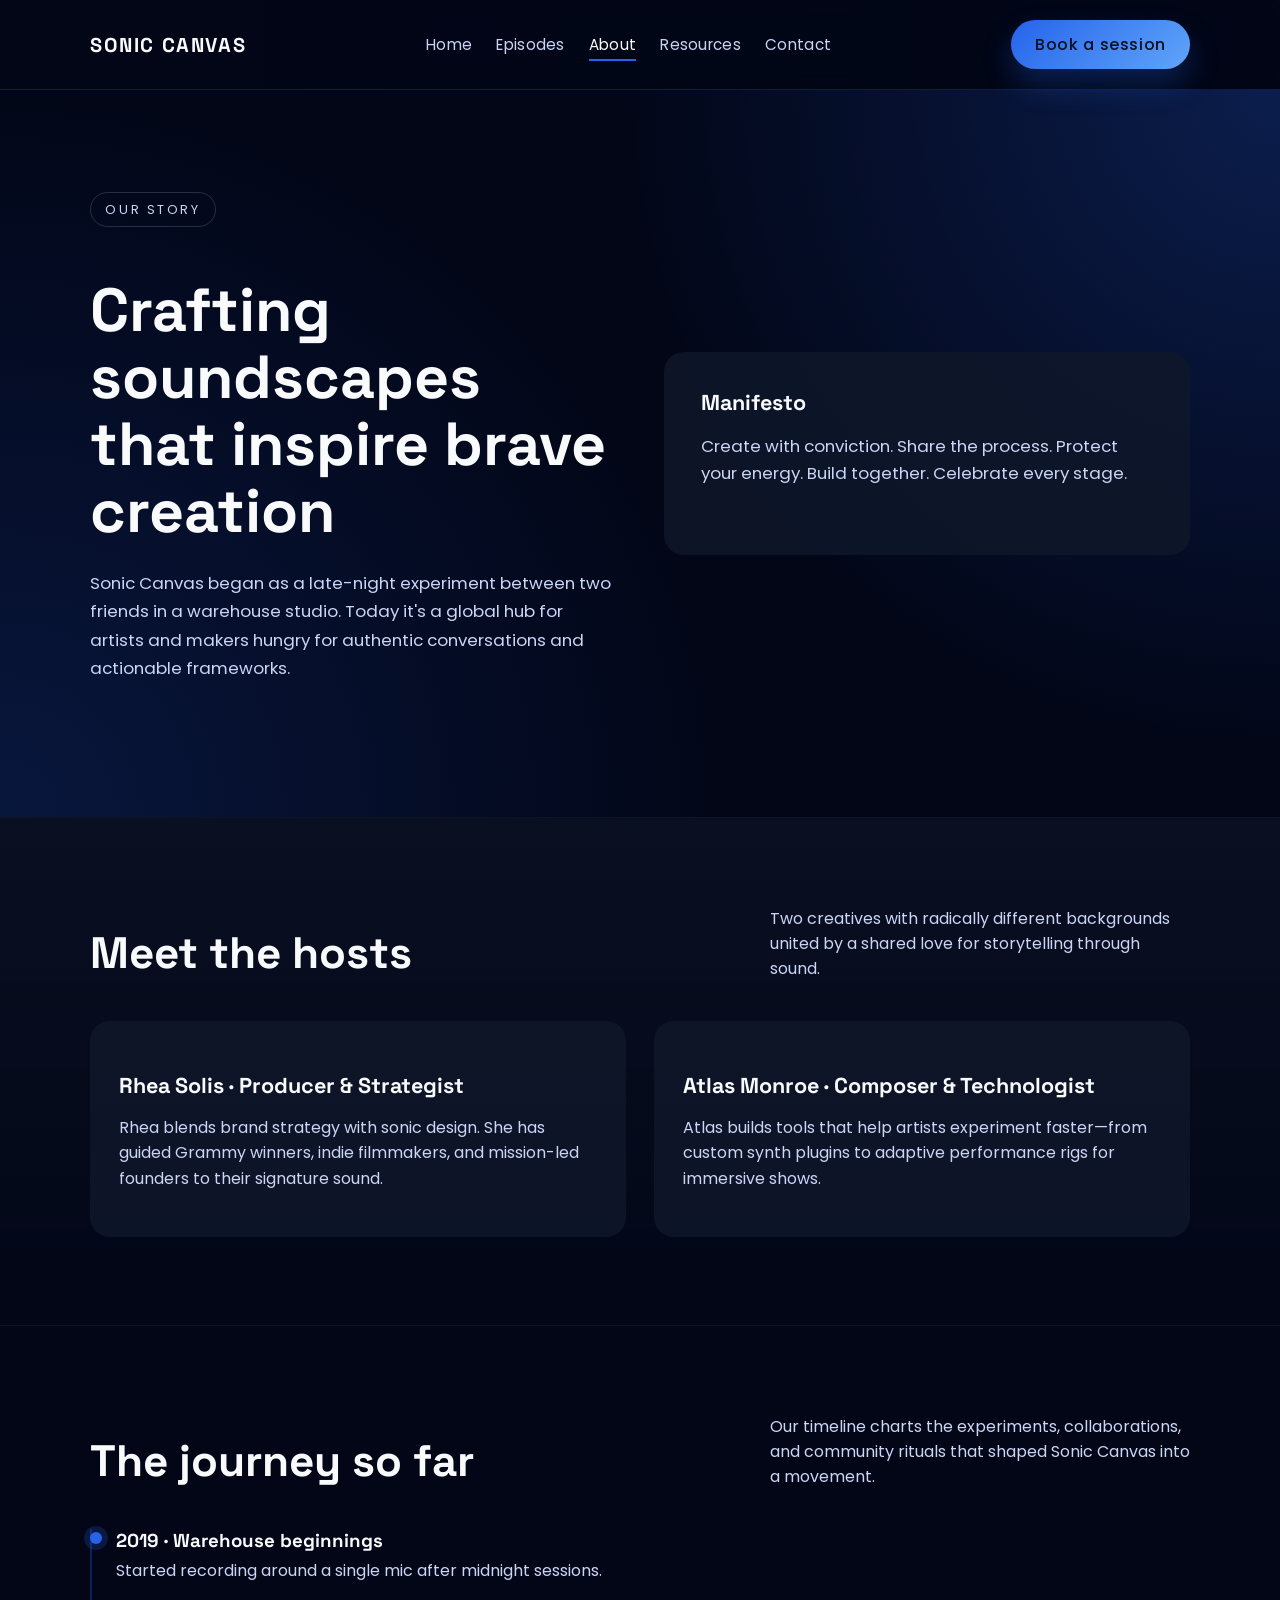
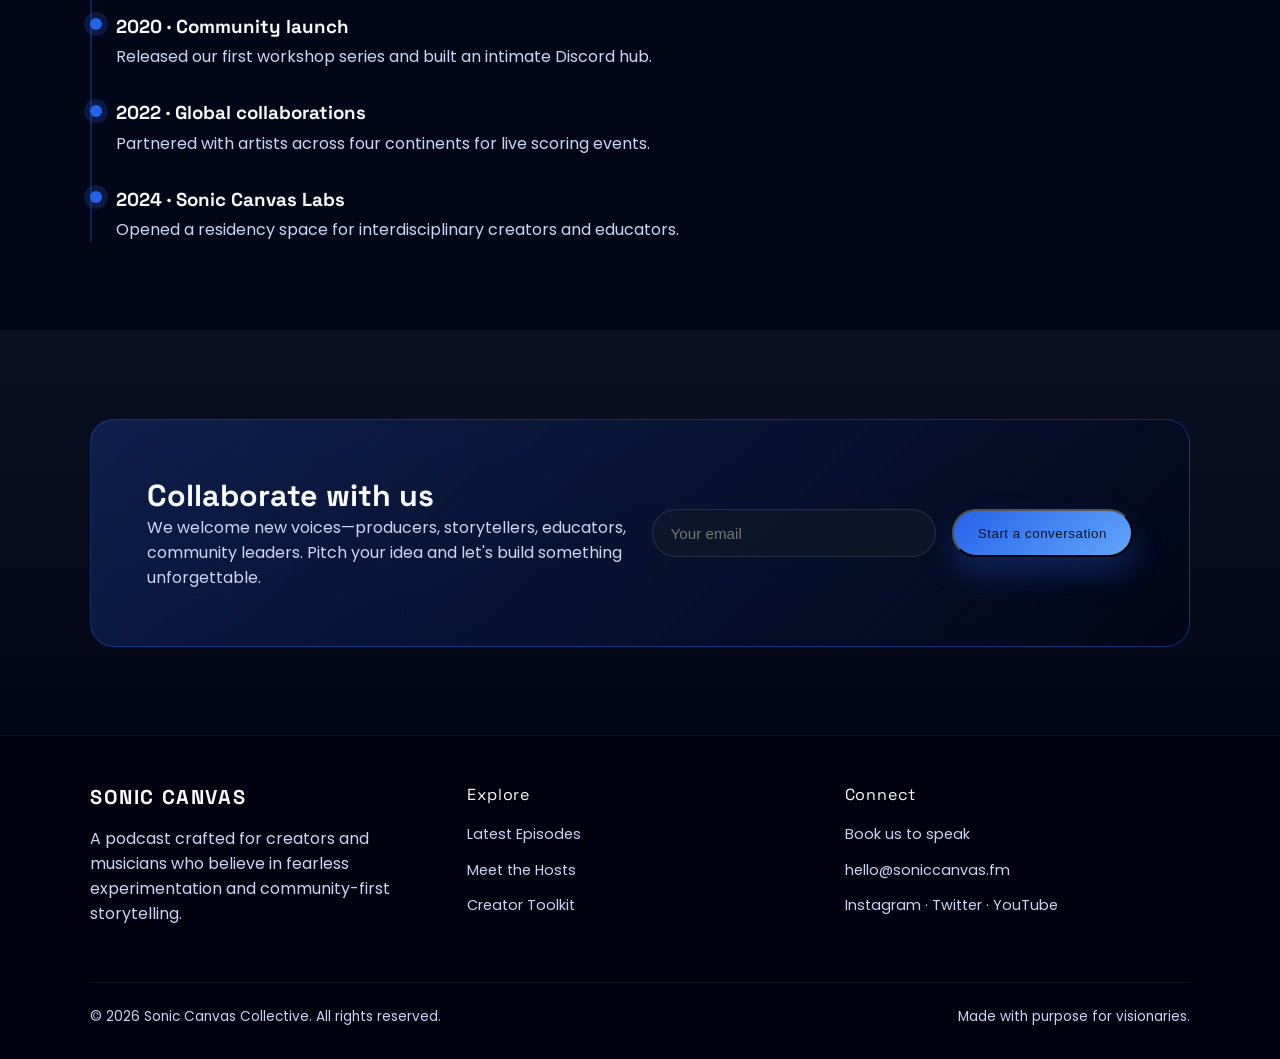
<file: site/about.html>
<!DOCTYPE html>
<html lang="en">
  <head>
    <meta charset="UTF-8" />
    <meta name="viewport" content="width=device-width, initial-scale=1.0" />
    <title>Sonic Canvas Podcast · About</title>
    <link rel="preconnect" href="https://fonts.googleapis.com" />
    <link rel="preconnect" href="https://fonts.gstatic.com" crossorigin />
    <link
      href="https://fonts.googleapis.com/css2?family=Poppins:wght@300;400;500;600&family=Space+Grotesk:wght@400;500;600;700&display=swap"
      rel="stylesheet"
    />
    <link rel="stylesheet" href="assets/css/style.css" />
  </head>
  <body>
    <header>
      <div class="wrapper navbar">
        <a class="logo" href="index.html">Sonic Canvas</a>
        <nav>
          <ul>
            <li><a href="index.html">Home</a></li>
            <li><a href="episodes.html">Episodes</a></li>
            <li><a class="active" href="about.html">About</a></li>
            <li><a href="resources.html">Resources</a></li>
            <li><a href="contact.html">Contact</a></li>
          </ul>
        </nav>
        <a class="btn-primary" href="contact.html">Book a session</a>
      </div>
    </header>

    <main class="main-content">
      <section class="hero">
        <div class="wrapper hero-grid">
          <div>
            <span class="tag">Our Story</span>
            <h1>Crafting soundscapes that inspire brave creation</h1>
            <p>
              Sonic Canvas began as a late-night experiment between two friends in a
              warehouse studio. Today it&apos;s a global hub for artists and makers hungry
              for authentic conversations and actionable frameworks.
            </p>
          </div>
          <div class="card" style="padding: 2.25rem;">
            <h3 style="margin: 0 0 0.75rem;">Manifesto</h3>
            <p style="color: var(--text-secondary);">
              Create with conviction. Share the process. Protect your energy. Build
              together. Celebrate every stage.
            </p>
          </div>
        </div>
      </section>

      <section class="section alt">
        <div class="wrapper">
          <div class="section-title">
            <h2>Meet the hosts</h2>
            <p>
              Two creatives with radically different backgrounds united by a shared love
              for storytelling through sound.
            </p>
          </div>
          <div class="card-grid">
            <article class="card">
              <h3>Rhea Solis · Producer &amp; Strategist</h3>
              <p>
                Rhea blends brand strategy with sonic design. She has guided Grammy
                winners, indie filmmakers, and mission-led founders to their signature
                sound.
              </p>
            </article>
            <article class="card">
              <h3>Atlas Monroe · Composer &amp; Technologist</h3>
              <p>
                Atlas builds tools that help artists experiment faster—from custom synth
                plugins to adaptive performance rigs for immersive shows.
              </p>
            </article>
          </div>
        </div>
      </section>

      <section class="section">
        <div class="wrapper">
          <div class="section-title">
            <h2>The journey so far</h2>
            <p>
              Our timeline charts the experiments, collaborations, and community rituals
              that shaped Sonic Canvas into a movement.
            </p>
          </div>
          <div class="timeline">
            <div class="timeline-item">
              <h3>2019 · Warehouse beginnings</h3>
              <p>Started recording around a single mic after midnight sessions.</p>
            </div>
            <div class="timeline-item">
              <h3>2020 · Community launch</h3>
              <p>Released our first workshop series and built an intimate Discord hub.</p>
            </div>
            <div class="timeline-item">
              <h3>2022 · Global collaborations</h3>
              <p>Partnered with artists across four continents for live scoring events.</p>
            </div>
            <div class="timeline-item">
              <h3>2024 · Sonic Canvas Labs</h3>
              <p>Opened a residency space for interdisciplinary creators and educators.</p>
            </div>
          </div>
        </div>
      </section>

      <section class="section alt">
        <div class="wrapper newsletter">
          <div>
            <h3>Collaborate with us</h3>
            <p>
              We welcome new voices—producers, storytellers, educators, community leaders.
              Pitch your idea and let&apos;s build something unforgettable.
            </p>
          </div>
          <form>
            <input type="email" placeholder="Your email" required />
            <button class="btn-primary" type="submit">Start a conversation</button>
          </form>
        </div>
      </section>
    </main>

    <footer>
      <div class="wrapper">
        <div class="footer-grid">
          <div>
            <div class="logo">Sonic Canvas</div>
            <p style="color: var(--text-secondary); max-width: 320px;">
              A podcast crafted for creators and musicians who believe in fearless
              experimentation and community-first storytelling.
            </p>
          </div>
          <div>
            <div class="footer-title">Explore</div>
            <ul class="footer-links">
              <li><a href="episodes.html">Latest Episodes</a></li>
              <li><a href="about.html">Meet the Hosts</a></li>
              <li><a href="resources.html">Creator Toolkit</a></li>
            </ul>
          </div>
          <div>
            <div class="footer-title">Connect</div>
            <ul class="footer-links">
              <li><a href="contact.html">Book us to speak</a></li>
              <li><a href="mailto:hello@soniccanvas.fm">hello@soniccanvas.fm</a></li>
              <li><a href="#">Instagram · Twitter · YouTube</a></li>
            </ul>
          </div>
        </div>
        <div class="footer-bottom">
          <span>© <span id="year">2025</span> Sonic Canvas Collective. All rights reserved.</span>
          <span>Made with purpose for visionaries.</span>
        </div>
      </div>
      <script>
        const yearEl = document.getElementById('year');
        if (yearEl) {
          yearEl.textContent = new Date().getFullYear();
        }
      </script>
    </footer>
  </body>
</html>
</file>
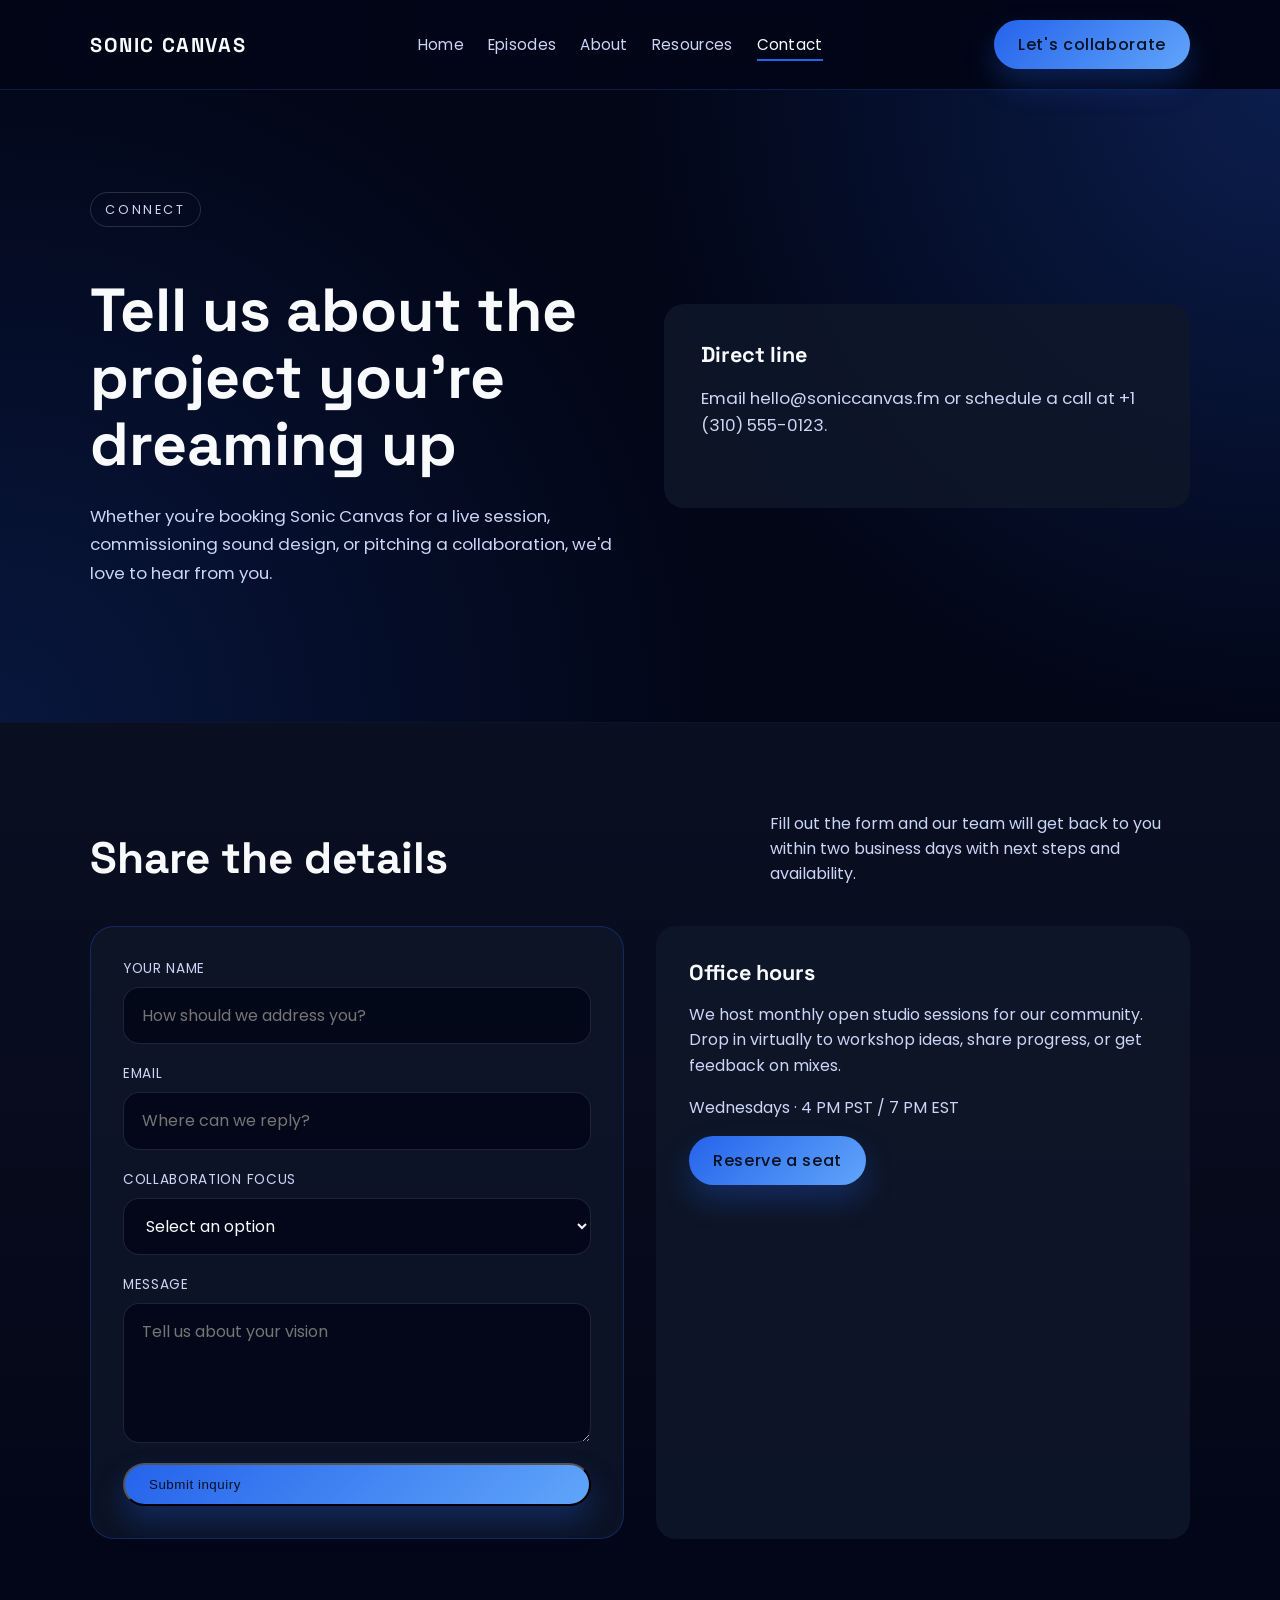
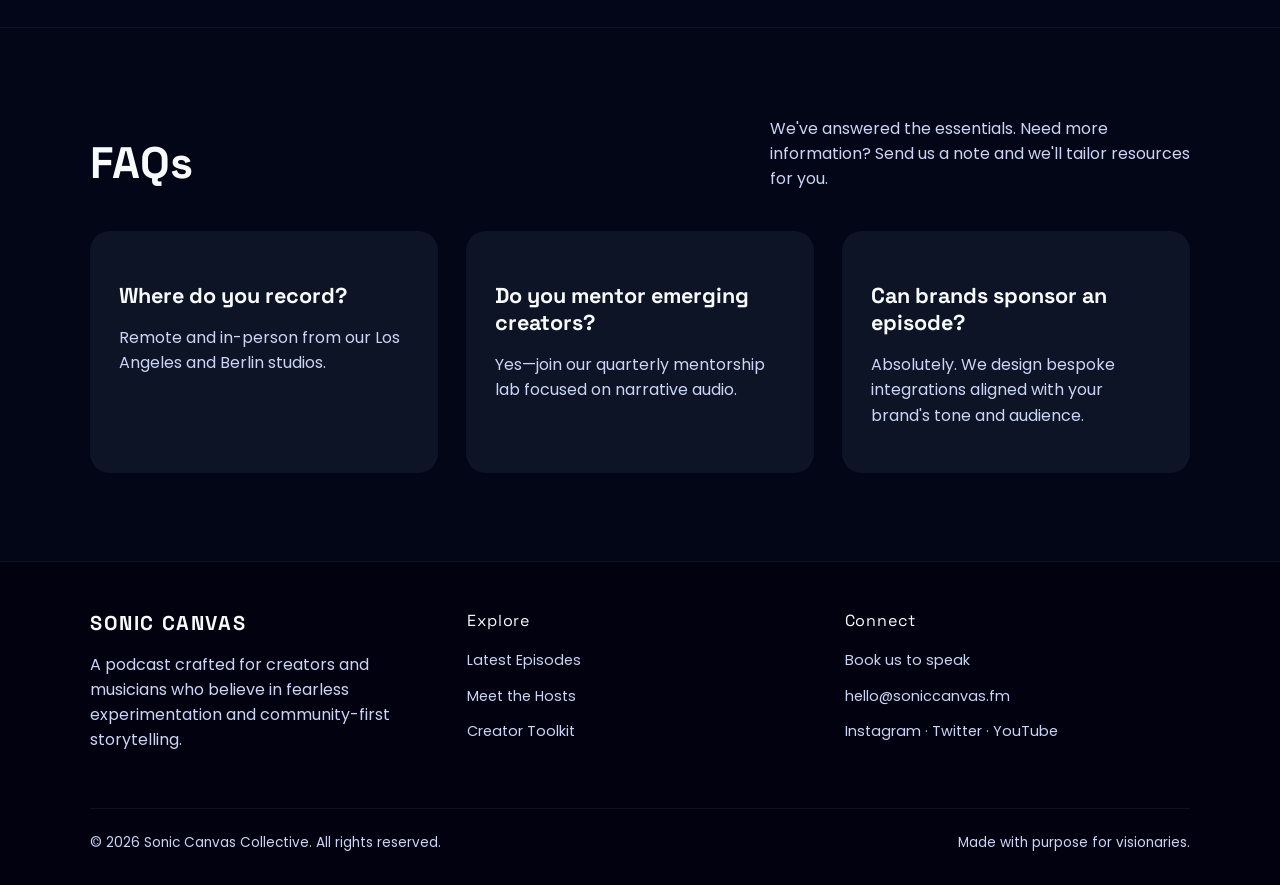
<file: site/contact.html>
<!DOCTYPE html>
<html lang="en">
  <head>
    <meta charset="UTF-8" />
    <meta name="viewport" content="width=device-width, initial-scale=1.0" />
    <title>Sonic Canvas Podcast · Contact</title>
    <link rel="preconnect" href="https://fonts.googleapis.com" />
    <link rel="preconnect" href="https://fonts.gstatic.com" crossorigin />
    <link
      href="https://fonts.googleapis.com/css2?family=Poppins:wght@300;400;500;600&family=Space+Grotesk:wght@400;500;600;700&display=swap"
      rel="stylesheet"
    />
    <link rel="stylesheet" href="assets/css/style.css" />
  </head>
  <body>
    <header>
      <div class="wrapper navbar">
        <a class="logo" href="index.html">Sonic Canvas</a>
        <nav>
          <ul>
            <li><a href="index.html">Home</a></li>
            <li><a href="episodes.html">Episodes</a></li>
            <li><a href="about.html">About</a></li>
            <li><a href="resources.html">Resources</a></li>
            <li><a class="active" href="contact.html">Contact</a></li>
          </ul>
        </nav>
        <a class="btn-primary" href="#connect">Let&apos;s collaborate</a>
      </div>
    </header>

    <main class="main-content">
      <section class="hero">
        <div class="wrapper hero-grid">
          <div>
            <span class="tag">Connect</span>
            <h1>Tell us about the project you&apos;re dreaming up</h1>
            <p>
              Whether you&apos;re booking Sonic Canvas for a live session, commissioning sound
              design, or pitching a collaboration, we&apos;d love to hear from you.
            </p>
          </div>
          <div class="card" style="padding: 2.25rem;">
            <h3 style="margin: 0 0 0.75rem;">Direct line</h3>
            <p style="color: var(--text-secondary);">
              Email <a href="mailto:hello@soniccanvas.fm">hello@soniccanvas.fm</a> or
              schedule a call at <a href="tel:+13105550123">+1 (310) 555-0123</a>.
            </p>
          </div>
        </div>
      </section>

      <section id="connect" class="section alt">
        <div class="wrapper">
          <div class="section-title">
            <h2>Share the details</h2>
            <p>
              Fill out the form and our team will get back to you within two business
              days with next steps and availability.
            </p>
          </div>
          <div class="contact-grid">
            <form class="contact-form">
              <label>
                Your name
                <input type="text" name="name" placeholder="How should we address you?" required />
              </label>
              <label>
                Email
                <input type="email" name="email" placeholder="Where can we reply?" required />
              </label>
              <label>
                Collaboration focus
                <select name="focus" required>
                  <option value="">Select an option</option>
                  <option value="guest">Be a guest</option>
                  <option value="brand">Brand partnership</option>
                  <option value="live">Live show / event</option>
                  <option value="sound">Sound design project</option>
                </select>
              </label>
              <label>
                Message
                <textarea name="message" placeholder="Tell us about your vision" required></textarea>
              </label>
              <button class="btn-primary" type="submit">Submit inquiry</button>
            </form>
            <div class="card" style="padding: 2rem;">
              <h3 style="margin: 0 0 1rem;">Office hours</h3>
              <p style="color: var(--text-secondary);">
                We host monthly open studio sessions for our community. Drop in virtually
                to workshop ideas, share progress, or get feedback on mixes.
              </p>
              <p style="color: var(--text-secondary);">
                Wednesdays · 4 PM PST / 7 PM EST
              </p>
              <a class="btn-primary" href="resources.html">Reserve a seat</a>
            </div>
          </div>
        </div>
      </section>

      <section class="section">
        <div class="wrapper">
          <div class="section-title">
            <h2>FAQs</h2>
            <p>
              We&apos;ve answered the essentials. Need more information? Send us a note and
              we&apos;ll tailor resources for you.
            </p>
          </div>
          <div class="card-grid">
            <article class="card">
              <h3>Where do you record?</h3>
              <p>Remote and in-person from our Los Angeles and Berlin studios.</p>
            </article>
            <article class="card">
              <h3>Do you mentor emerging creators?</h3>
              <p>Yes—join our quarterly mentorship lab focused on narrative audio.</p>
            </article>
            <article class="card">
              <h3>Can brands sponsor an episode?</h3>
              <p>
                Absolutely. We design bespoke integrations aligned with your brand&apos;s tone
                and audience.
              </p>
            </article>
          </div>
        </div>
      </section>
    </main>

    <footer>
      <div class="wrapper">
        <div class="footer-grid">
          <div>
            <div class="logo">Sonic Canvas</div>
            <p style="color: var(--text-secondary); max-width: 320px;">
              A podcast crafted for creators and musicians who believe in fearless
              experimentation and community-first storytelling.
            </p>
          </div>
          <div>
            <div class="footer-title">Explore</div>
            <ul class="footer-links">
              <li><a href="episodes.html">Latest Episodes</a></li>
              <li><a href="about.html">Meet the Hosts</a></li>
              <li><a href="resources.html">Creator Toolkit</a></li>
            </ul>
          </div>
          <div>
            <div class="footer-title">Connect</div>
            <ul class="footer-links">
              <li><a href="contact.html">Book us to speak</a></li>
              <li><a href="mailto:hello@soniccanvas.fm">hello@soniccanvas.fm</a></li>
              <li><a href="#">Instagram · Twitter · YouTube</a></li>
            </ul>
          </div>
        </div>
        <div class="footer-bottom">
          <span>© <span id="year">2025</span> Sonic Canvas Collective. All rights reserved.</span>
          <span>Made with purpose for visionaries.</span>
        </div>
      </div>
      <script>
        const yearEl = document.getElementById('year');
        if (yearEl) {
          yearEl.textContent = new Date().getFullYear();
        }
      </script>
    </footer>
  </body>
</html>
</file>
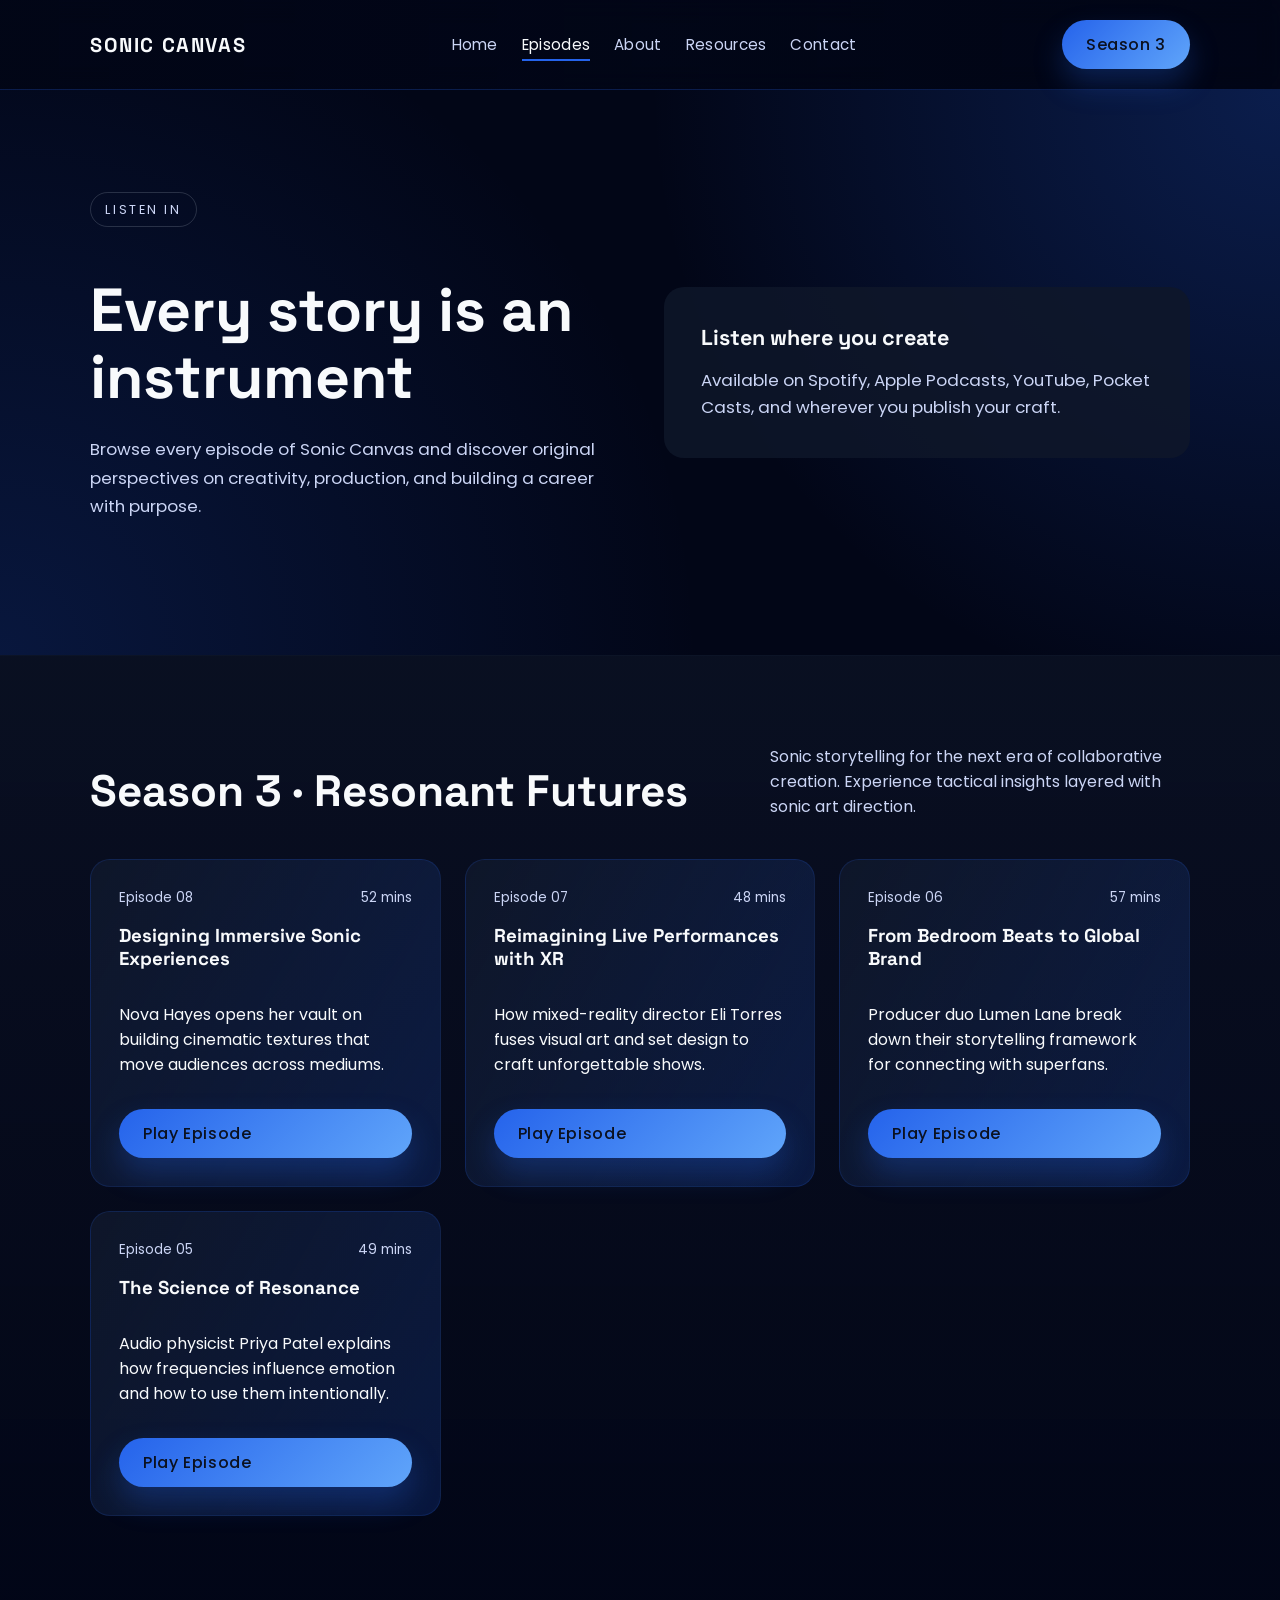
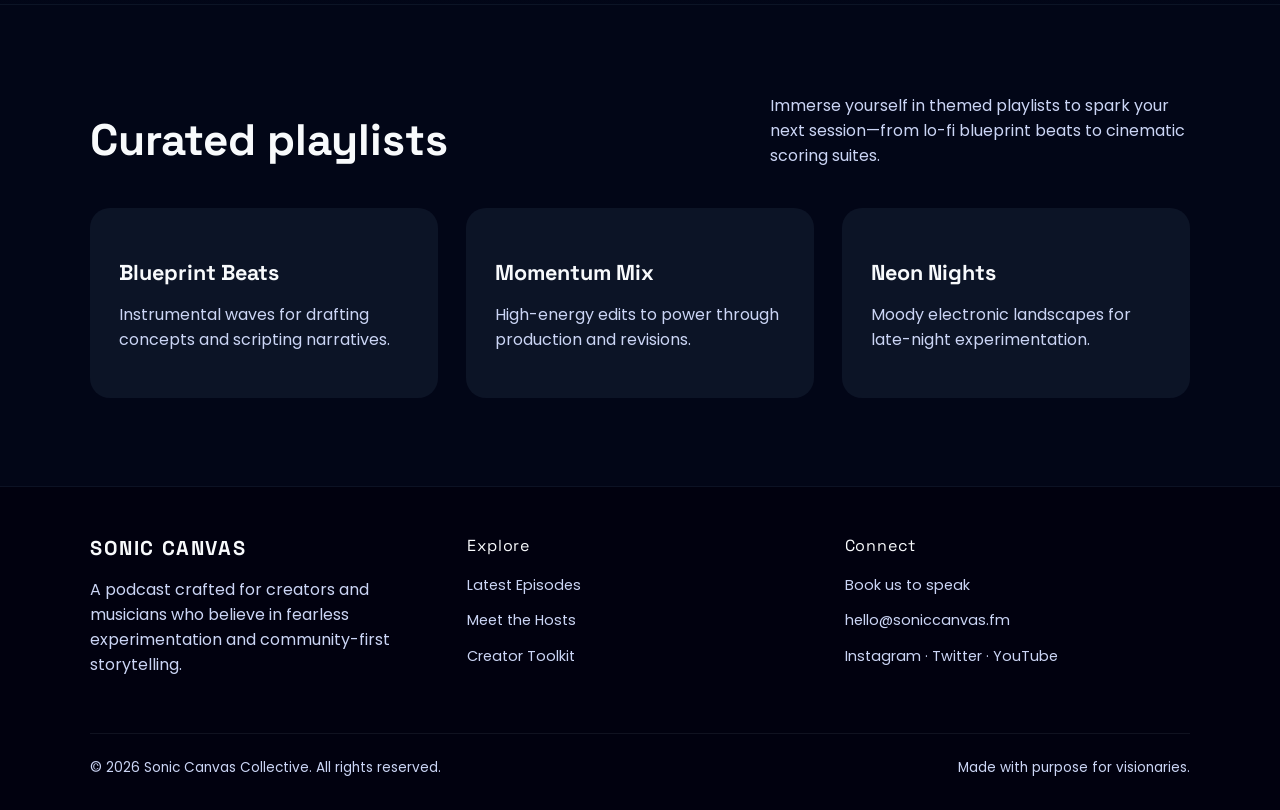
<file: site/episodes.html>
<!DOCTYPE html>
<html lang="en">
  <head>
    <meta charset="UTF-8" />
    <meta name="viewport" content="width=device-width, initial-scale=1.0" />
    <title>Sonic Canvas Podcast · Episodes</title>
    <link rel="preconnect" href="https://fonts.googleapis.com" />
    <link rel="preconnect" href="https://fonts.gstatic.com" crossorigin />
    <link
      href="https://fonts.googleapis.com/css2?family=Poppins:wght@300;400;500;600&family=Space+Grotesk:wght@400;500;600;700&display=swap"
      rel="stylesheet"
    />
    <link rel="stylesheet" href="assets/css/style.css" />
  </head>
  <body>
    <header>
      <div class="wrapper navbar">
        <a class="logo" href="index.html">Sonic Canvas</a>
        <nav>
          <ul>
            <li><a href="index.html">Home</a></li>
            <li><a class="active" href="episodes.html">Episodes</a></li>
            <li><a href="about.html">About</a></li>
            <li><a href="resources.html">Resources</a></li>
            <li><a href="contact.html">Contact</a></li>
          </ul>
        </nav>
        <a class="btn-primary" href="#season3">Season 3</a>
      </div>
    </header>

    <main class="main-content">
      <section class="hero">
        <div class="wrapper hero-grid">
          <div>
            <span class="tag">Listen in</span>
            <h1>Every story is an instrument</h1>
            <p>
              Browse every episode of Sonic Canvas and discover original perspectives on
              creativity, production, and building a career with purpose.
            </p>
          </div>
          <div class="card" style="padding: 2.25rem;">
            <h3 style="margin: 0 0 1rem;">Listen where you create</h3>
            <p style="color: var(--text-secondary); margin: 0;">
              Available on Spotify, Apple Podcasts, YouTube, Pocket Casts, and wherever
              you publish your craft.
            </p>
          </div>
        </div>
      </section>

      <section id="season3" class="section alt">
        <div class="wrapper">
          <div class="section-title">
            <h2>Season 3 · Resonant Futures</h2>
            <p>
              Sonic storytelling for the next era of collaborative creation. Experience
              tactical insights layered with sonic art direction.
            </p>
          </div>
          <div class="episodes-list">
            <article class="episode-item">
              <div class="episode-meta">
                <span>Episode 08</span>
                <span>52 mins</span>
              </div>
              <h3>Designing Immersive Sonic Experiences</h3>
              <p>
                Nova Hayes opens her vault on building cinematic textures that move
                audiences across mediums.
              </p>
              <a class="btn-primary" href="#">Play Episode</a>
            </article>
            <article class="episode-item">
              <div class="episode-meta">
                <span>Episode 07</span>
                <span>48 mins</span>
              </div>
              <h3>Reimagining Live Performances with XR</h3>
              <p>
                How mixed-reality director Eli Torres fuses visual art and set design to
                craft unforgettable shows.
              </p>
              <a class="btn-primary" href="#">Play Episode</a>
            </article>
            <article class="episode-item">
              <div class="episode-meta">
                <span>Episode 06</span>
                <span>57 mins</span>
              </div>
              <h3>From Bedroom Beats to Global Brand</h3>
              <p>
                Producer duo Lumen Lane break down their storytelling framework for
                connecting with superfans.
              </p>
              <a class="btn-primary" href="#">Play Episode</a>
            </article>
            <article class="episode-item">
              <div class="episode-meta">
                <span>Episode 05</span>
                <span>49 mins</span>
              </div>
              <h3>The Science of Resonance</h3>
              <p>
                Audio physicist Priya Patel explains how frequencies influence emotion
                and how to use them intentionally.
              </p>
              <a class="btn-primary" href="#">Play Episode</a>
            </article>
          </div>
        </div>
      </section>

      <section class="section">
        <div class="wrapper">
          <div class="section-title">
            <h2>Curated playlists</h2>
            <p>
              Immerse yourself in themed playlists to spark your next session—from lo-fi
              blueprint beats to cinematic scoring suites.
            </p>
          </div>
          <div class="card-grid">
            <article class="card">
              <h3>Blueprint Beats</h3>
              <p>Instrumental waves for drafting concepts and scripting narratives.</p>
            </article>
            <article class="card">
              <h3>Momentum Mix</h3>
              <p>High-energy edits to power through production and revisions.</p>
            </article>
            <article class="card">
              <h3>Neon Nights</h3>
              <p>Moody electronic landscapes for late-night experimentation.</p>
            </article>
          </div>
        </div>
      </section>
    </main>

    <footer>
      <div class="wrapper">
        <div class="footer-grid">
          <div>
            <div class="logo">Sonic Canvas</div>
            <p style="color: var(--text-secondary); max-width: 320px;">
              A podcast crafted for creators and musicians who believe in fearless
              experimentation and community-first storytelling.
            </p>
          </div>
          <div>
            <div class="footer-title">Explore</div>
            <ul class="footer-links">
              <li><a href="episodes.html">Latest Episodes</a></li>
              <li><a href="about.html">Meet the Hosts</a></li>
              <li><a href="resources.html">Creator Toolkit</a></li>
            </ul>
          </div>
          <div>
            <div class="footer-title">Connect</div>
            <ul class="footer-links">
              <li><a href="contact.html">Book us to speak</a></li>
              <li><a href="mailto:hello@soniccanvas.fm">hello@soniccanvas.fm</a></li>
              <li><a href="#">Instagram · Twitter · YouTube</a></li>
            </ul>
          </div>
        </div>
        <div class="footer-bottom">
          <span>© <span id="year">2025</span> Sonic Canvas Collective. All rights reserved.</span>
          <span>Made with purpose for visionaries.</span>
        </div>
      </div>
      <script>
        const yearEl = document.getElementById('year');
        if (yearEl) {
          yearEl.textContent = new Date().getFullYear();
        }
      </script>
    </footer>
  </body>
</html>
</file>
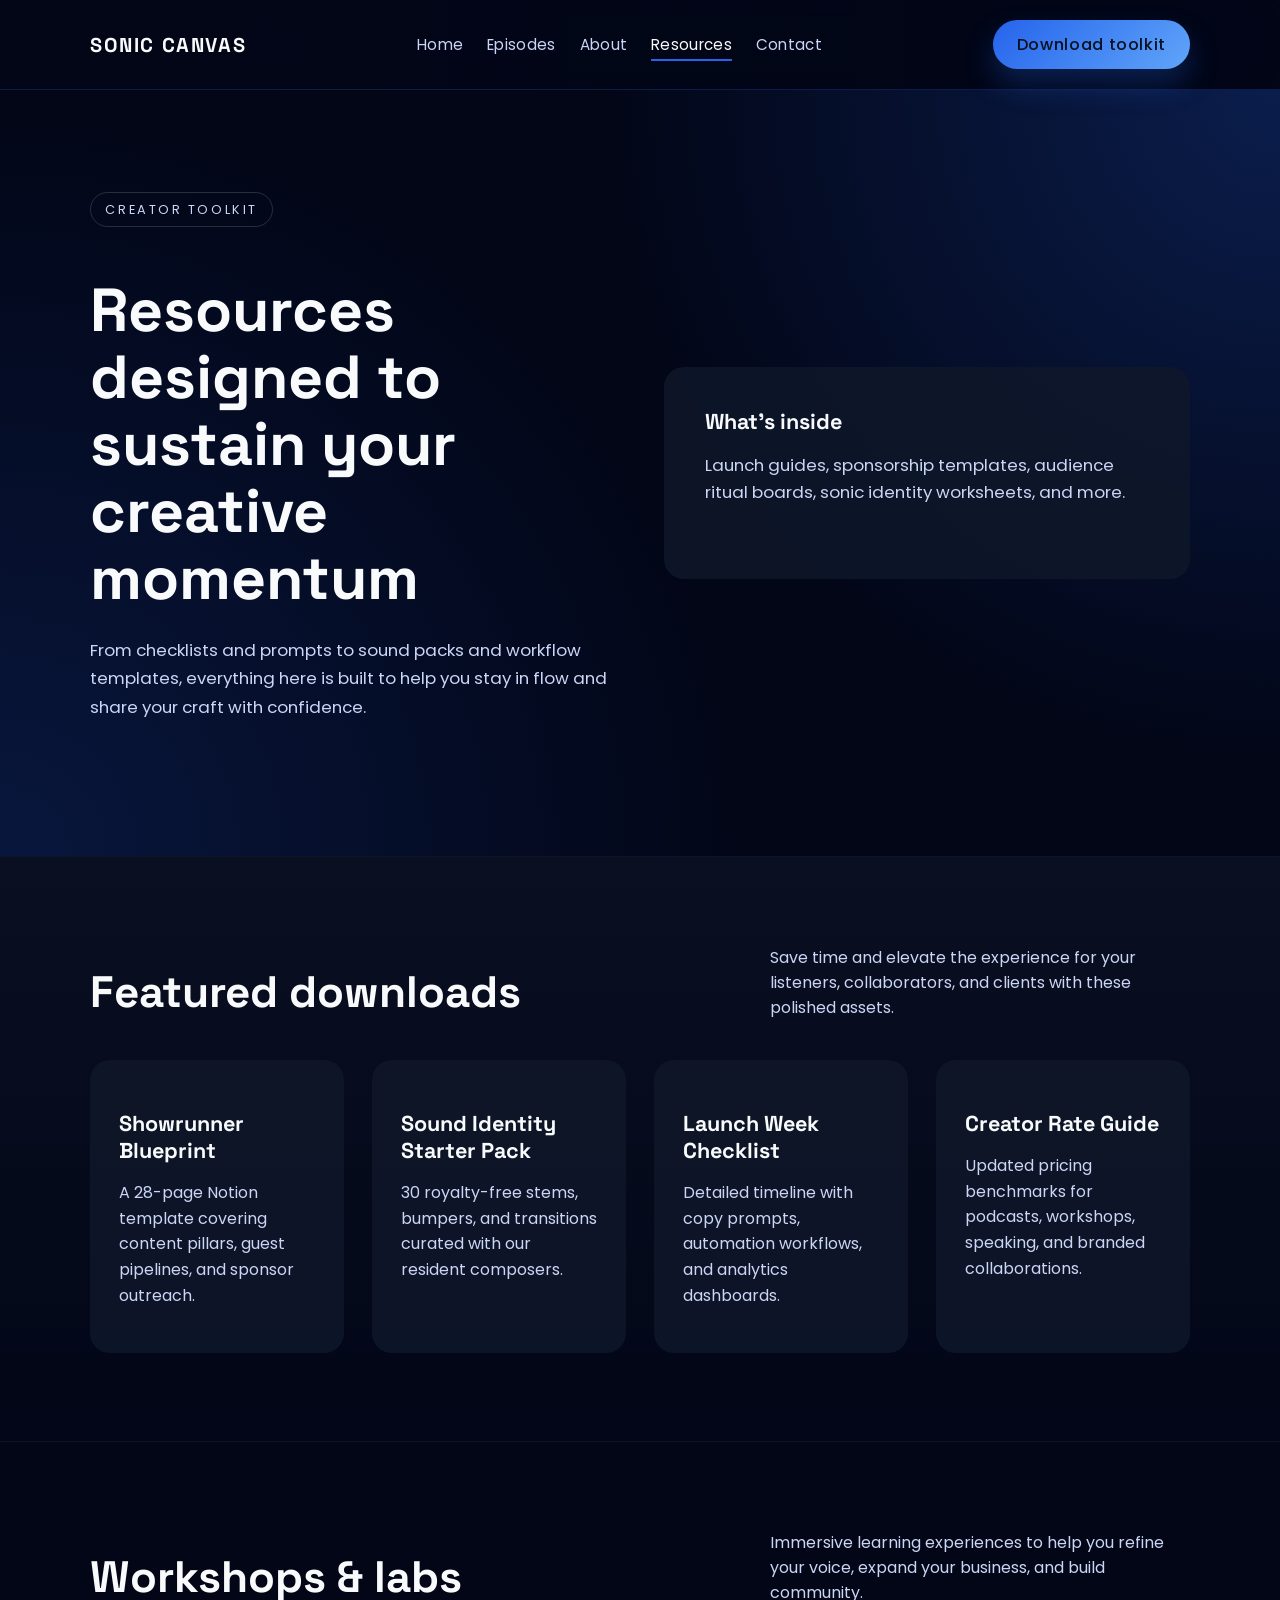
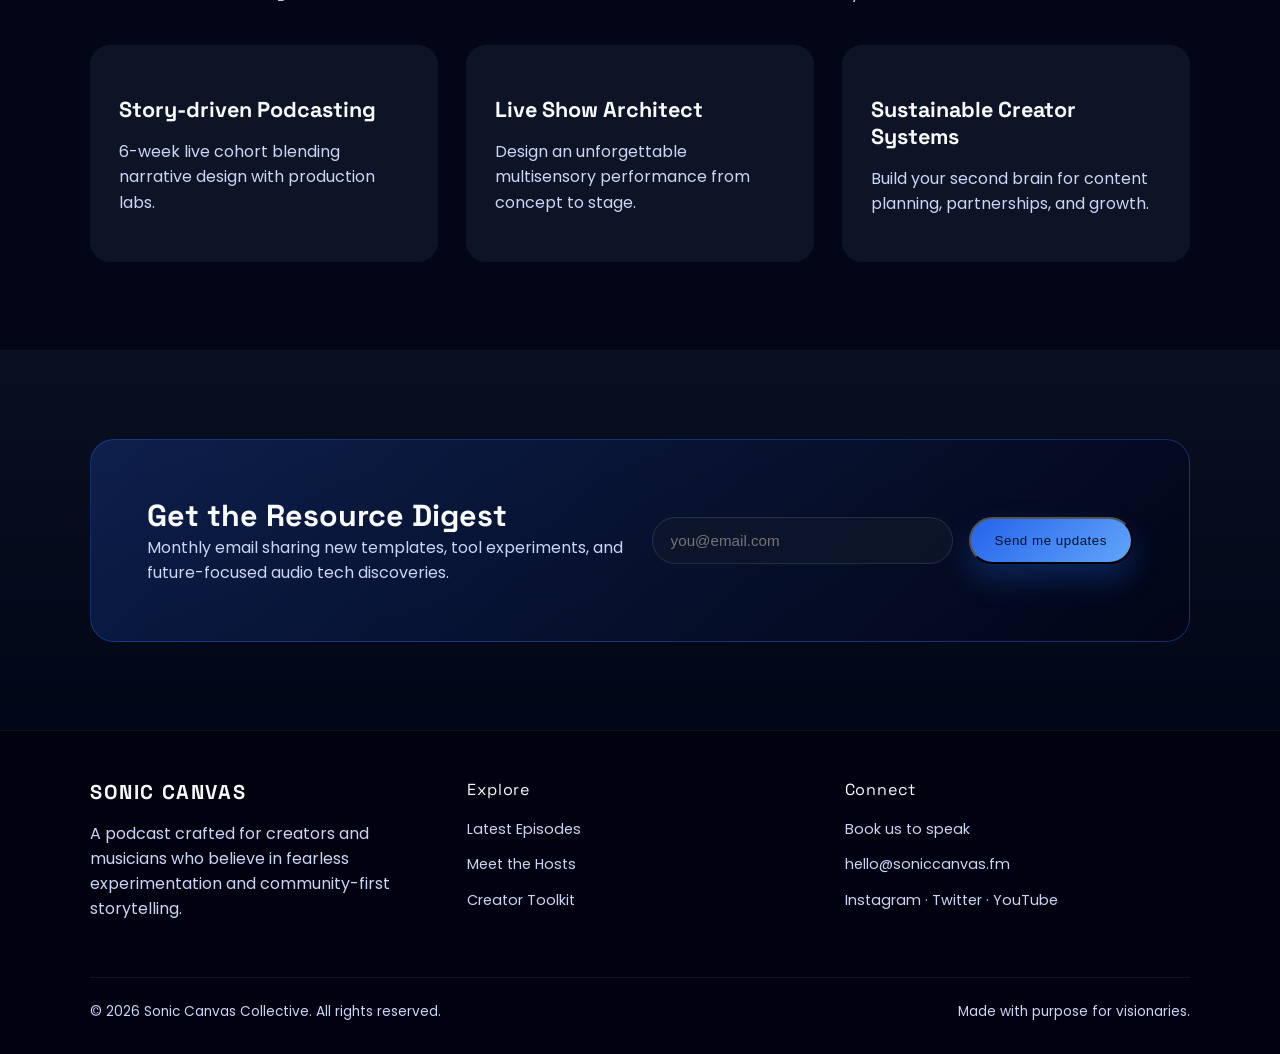
<file: site/resources.html>
<!DOCTYPE html>
<html lang="en">
  <head>
    <meta charset="UTF-8" />
    <meta name="viewport" content="width=device-width, initial-scale=1.0" />
    <title>Sonic Canvas Podcast · Resources</title>
    <link rel="preconnect" href="https://fonts.googleapis.com" />
    <link rel="preconnect" href="https://fonts.gstatic.com" crossorigin />
    <link
      href="https://fonts.googleapis.com/css2?family=Poppins:wght@300;400;500;600&family=Space+Grotesk:wght@400;500;600;700&display=swap"
      rel="stylesheet"
    />
    <link rel="stylesheet" href="assets/css/style.css" />
  </head>
  <body>
    <header>
      <div class="wrapper navbar">
        <a class="logo" href="index.html">Sonic Canvas</a>
        <nav>
          <ul>
            <li><a href="index.html">Home</a></li>
            <li><a href="episodes.html">Episodes</a></li>
            <li><a href="about.html">About</a></li>
            <li><a class="active" href="resources.html">Resources</a></li>
            <li><a href="contact.html">Contact</a></li>
          </ul>
        </nav>
        <a class="btn-primary" href="#toolkit">Download toolkit</a>
      </div>
    </header>

    <main class="main-content">
      <section class="hero">
        <div class="wrapper hero-grid">
          <div>
            <span class="tag">Creator Toolkit</span>
            <h1>Resources designed to sustain your creative momentum</h1>
            <p>
              From checklists and prompts to sound packs and workflow templates, everything
              here is built to help you stay in flow and share your craft with confidence.
            </p>
          </div>
          <div class="card" style="padding: 2.5rem;">
            <h3 style="margin: 0 0 0.75rem;">What&apos;s inside</h3>
            <p style="color: var(--text-secondary);">
              Launch guides, sponsorship templates, audience ritual boards, sonic
              identity worksheets, and more.
            </p>
          </div>
        </div>
      </section>

      <section id="toolkit" class="section alt">
        <div class="wrapper">
          <div class="section-title">
            <h2>Featured downloads</h2>
            <p>
              Save time and elevate the experience for your listeners, collaborators, and
              clients with these polished assets.
            </p>
          </div>
          <div class="card-grid">
            <article class="card">
              <h3>Showrunner Blueprint</h3>
              <p>
                A 28-page Notion template covering content pillars, guest pipelines, and
                sponsor outreach.
              </p>
            </article>
            <article class="card">
              <h3>Sound Identity Starter Pack</h3>
              <p>
                30 royalty-free stems, bumpers, and transitions curated with our resident
                composers.
              </p>
            </article>
            <article class="card">
              <h3>Launch Week Checklist</h3>
              <p>
                Detailed timeline with copy prompts, automation workflows, and analytics
                dashboards.
              </p>
            </article>
            <article class="card">
              <h3>Creator Rate Guide</h3>
              <p>
                Updated pricing benchmarks for podcasts, workshops, speaking, and branded
                collaborations.
              </p>
            </article>
          </div>
        </div>
      </section>

      <section class="section">
        <div class="wrapper">
          <div class="section-title">
            <h2>Workshops &amp; labs</h2>
            <p>
              Immersive learning experiences to help you refine your voice, expand your
              business, and build community.
            </p>
          </div>
          <div class="card-grid">
            <article class="card">
              <h3>Story-driven Podcasting</h3>
              <p>6-week live cohort blending narrative design with production labs.</p>
            </article>
            <article class="card">
              <h3>Live Show Architect</h3>
              <p>Design an unforgettable multisensory performance from concept to stage.</p>
            </article>
            <article class="card">
              <h3>Sustainable Creator Systems</h3>
              <p>Build your second brain for content planning, partnerships, and growth.</p>
            </article>
          </div>
        </div>
      </section>

      <section class="section alt">
        <div class="wrapper newsletter">
          <div>
            <h3>Get the Resource Digest</h3>
            <p>
              Monthly email sharing new templates, tool experiments, and future-focused
              audio tech discoveries.
            </p>
          </div>
          <form>
            <input type="email" placeholder="you@email.com" required />
            <button class="btn-primary" type="submit">Send me updates</button>
          </form>
        </div>
      </section>
    </main>

    <footer>
      <div class="wrapper">
        <div class="footer-grid">
          <div>
            <div class="logo">Sonic Canvas</div>
            <p style="color: var(--text-secondary); max-width: 320px;">
              A podcast crafted for creators and musicians who believe in fearless
              experimentation and community-first storytelling.
            </p>
          </div>
          <div>
            <div class="footer-title">Explore</div>
            <ul class="footer-links">
              <li><a href="episodes.html">Latest Episodes</a></li>
              <li><a href="about.html">Meet the Hosts</a></li>
              <li><a href="resources.html">Creator Toolkit</a></li>
            </ul>
          </div>
          <div>
            <div class="footer-title">Connect</div>
            <ul class="footer-links">
              <li><a href="contact.html">Book us to speak</a></li>
              <li><a href="mailto:hello@soniccanvas.fm">hello@soniccanvas.fm</a></li>
              <li><a href="#">Instagram · Twitter · YouTube</a></li>
            </ul>
          </div>
        </div>
        <div class="footer-bottom">
          <span>© <span id="year">2025</span> Sonic Canvas Collective. All rights reserved.</span>
          <span>Made with purpose for visionaries.</span>
        </div>
      </div>
      <script>
        const yearEl = document.getElementById('year');
        if (yearEl) {
          yearEl.textContent = new Date().getFullYear();
        }
      </script>
    </footer>
  </body>
</html>
</file>
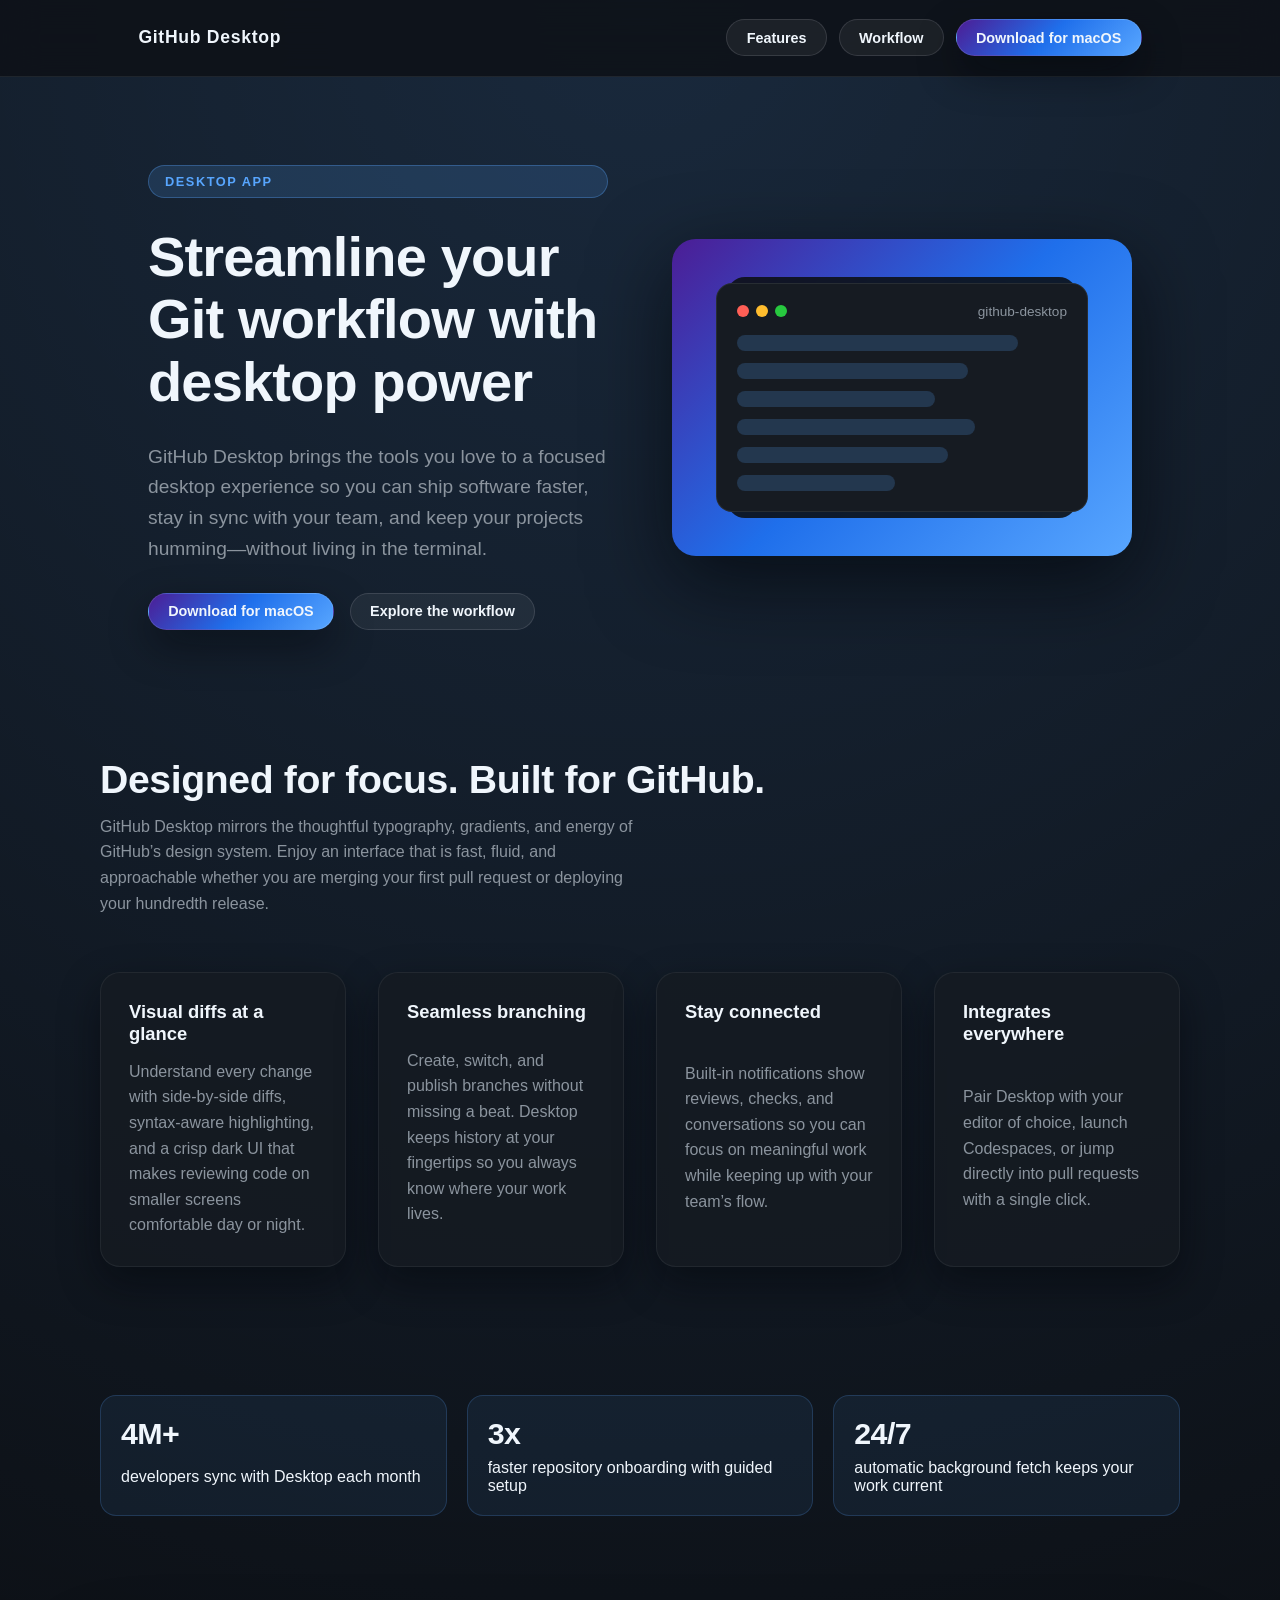
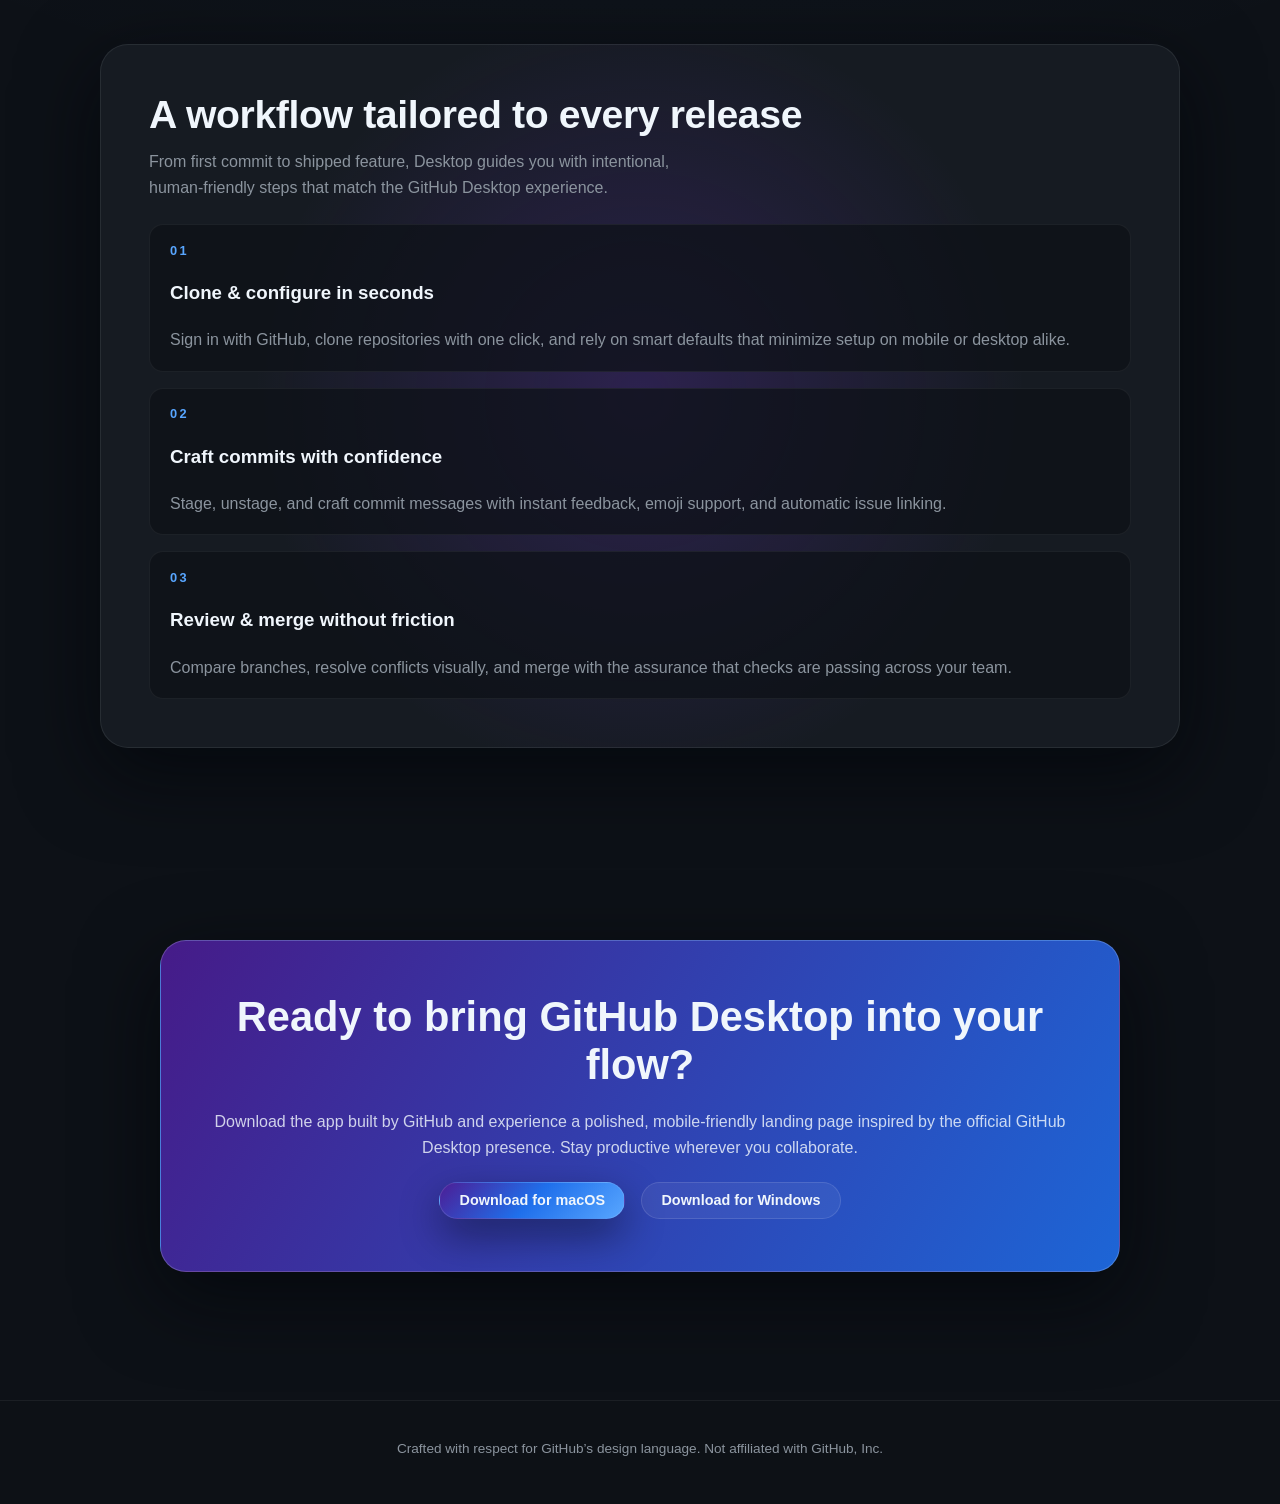
<file: wp-content/themes/solid-cement-creations/github-desktop-landing.html>
<!DOCTYPE html>
<html lang="en">
<head>
  <meta charset="UTF-8" />
  <meta name="viewport" content="width=device-width, initial-scale=1" />
  <title>GitHub Desktop Inspired Landing</title>
  <link rel="preconnect" href="https://github.githubassets.com" crossorigin>
  <style>
    :root {
      color-scheme: dark;
      --bg-primary: #0d1117;
      --bg-elevated: #161b22;
      --bg-highlight: linear-gradient(135deg, #4c1d95 0%, #1f6feb 50%, #58a6ff 100%);
      --bg-panel: rgba(22, 27, 34, 0.75);
      --text-primary: #f0f6fc;
      --text-muted: #8b949e;
      --accent: #58a6ff;
      --accent-strong: #7c3aed;
      --border-subtle: rgba(240, 246, 252, 0.08);
      --shadow-lg: 0 25px 80px rgba(1, 4, 9, 0.65);
      --shadow-md: 0 16px 40px rgba(1, 4, 9, 0.45);
      font-family: "Mona Sans", "Helvetica Neue", Helvetica, Arial, sans-serif;
    }

    * {
      box-sizing: border-box;
    }

    html,
    body {
      margin: 0;
      padding: 0;
      min-height: 100%;
      background: radial-gradient(circle at top, rgba(88, 166, 255, 0.16), transparent 55%),
        var(--bg-primary);
      color: var(--text-primary);
      font-family: inherit;
    }

    body {
      display: flex;
      flex-direction: column;
    }

    header {
      backdrop-filter: blur(18px);
      background: rgba(13, 17, 23, 0.85);
      border-bottom: 1px solid var(--border-subtle);
      position: sticky;
      top: 0;
      z-index: 1000;
    }

    .nav {
      max-width: 1080px;
      margin: 0 auto;
      padding: 1.2rem clamp(1.25rem, 3vw, 2.5rem);
      display: flex;
      align-items: center;
      justify-content: space-between;
      gap: 1.5rem;
    }

    .nav a.logo {
      font-size: 1.1rem;
      font-weight: 600;
      letter-spacing: 0.04em;
      color: var(--text-primary);
      text-decoration: none;
    }

    .nav .actions {
      display: flex;
      gap: 0.75rem;
      align-items: center;
    }

    .pill {
      display: inline-flex;
      align-items: center;
      gap: 0.5rem;
      border-radius: 999px;
      padding: 0.6rem 1.2rem;
      font-size: 0.9rem;
      font-weight: 600;
      text-decoration: none;
      color: var(--text-primary);
      border: 1px solid rgba(240, 246, 252, 0.12);
      transition: transform 200ms ease, box-shadow 200ms ease, background 200ms ease;
    }

    .pill.primary {
      background: var(--bg-highlight);
      box-shadow: var(--shadow-md);
    }

    .pill.secondary {
      background: rgba(240, 246, 252, 0.06);
    }

    .pill:hover {
      transform: translateY(-2px);
      box-shadow: 0 18px 32px rgba(3, 102, 214, 0.25);
    }

    main {
      flex: 1;
    }

    .hero {
      max-width: 1080px;
      margin: 0 auto;
      padding: clamp(3rem, 7vw, 5.5rem) clamp(1.5rem, 5vw, 3rem) clamp(2rem, 6vw, 4rem);
      display: grid;
      gap: clamp(2rem, 6vw, 4rem);
    }

    .hero-content {
      text-align: left;
      display: grid;
      gap: clamp(1.25rem, 3vw, 1.75rem);
    }

    .badge {
      display: inline-flex;
      align-items: center;
      gap: 0.4rem;
      font-size: 0.8rem;
      letter-spacing: 0.12em;
      text-transform: uppercase;
      background: rgba(88, 166, 255, 0.16);
      border: 1px solid rgba(88, 166, 255, 0.32);
      border-radius: 999px;
      padding: 0.5rem 1rem;
      color: var(--accent);
      font-weight: 700;
    }

    h1 {
      margin: 0;
      font-size: clamp(2.35rem, 5vw, 3.5rem);
      font-weight: 700;
      line-height: 1.12;
      letter-spacing: -0.015em;
    }

    p.lead {
      margin: 0;
      font-size: clamp(1.05rem, 2.6vw, 1.2rem);
      color: var(--text-muted);
      line-height: 1.6;
      max-width: 52ch;
    }

    .hero-cta {
      display: flex;
      flex-wrap: wrap;
      gap: 1rem;
    }

    .hero-media {
      position: relative;
      border-radius: 24px;
      background: var(--bg-highlight);
      padding: clamp(1.5rem, 4vw, 2.75rem);
      box-shadow: var(--shadow-lg);
      overflow: hidden;
    }

    .hero-media::after {
      content: "";
      position: absolute;
      inset: 12%;
      border-radius: 18px;
      background: rgba(13, 17, 23, 0.9);
      backdrop-filter: blur(4px);
    }

    .window {
      position: relative;
      z-index: 1;
      border-radius: 16px;
      background: var(--bg-elevated);
      border: 1px solid rgba(240, 246, 252, 0.08);
      padding: 1.25rem;
      display: grid;
      gap: 1rem;
    }

    .window-header {
      display: flex;
      align-items: center;
      justify-content: space-between;
    }

    .window-dots {
      display: flex;
      gap: 0.45rem;
    }

    .dot {
      width: 12px;
      height: 12px;
      border-radius: 999px;
    }

    .dot.red {
      background: #ff5f56;
    }

    .dot.yellow {
      background: #ffbd2e;
    }

    .dot.green {
      background: #27c93f;
    }

    .window-body {
      display: grid;
      gap: 0.75rem;
    }

    .window-line {
      height: 16px;
      border-radius: 8px;
      background: rgba(88, 166, 255, 0.2);
    }

    .window-line:nth-child(2) {
      width: 70%;
    }

    .window-line:nth-child(3) {
      width: 60%;
    }

    section {
      padding: clamp(2.75rem, 6vw, 4rem) clamp(1.5rem, 5vw, 3rem);
    }

    .section-inner {
      max-width: 1080px;
      margin: 0 auto;
      display: grid;
      gap: clamp(2.5rem, 5vw, 3.5rem);
    }

    .section-title {
      display: grid;
      gap: 0.75rem;
    }

    .section-title h2 {
      margin: 0;
      font-size: clamp(1.75rem, 3.6vw, 2.45rem);
      letter-spacing: -0.01em;
    }

    .section-title p {
      margin: 0;
      color: var(--text-muted);
      max-width: 60ch;
      font-size: 1rem;
      line-height: 1.6;
    }

    .feature-grid {
      display: grid;
      gap: clamp(1.5rem, 4vw, 2rem);
      grid-template-columns: repeat(auto-fit, minmax(240px, 1fr));
    }

    .feature-card {
      border-radius: 20px;
      background: var(--bg-panel);
      padding: 1.75rem;
      border: 1px solid rgba(240, 246, 252, 0.06);
      box-shadow: var(--shadow-md);
      display: grid;
      gap: 0.85rem;
    }

    .feature-card h3 {
      margin: 0;
      font-size: 1.15rem;
    }

    .feature-card p {
      margin: 0;
      color: var(--text-muted);
      line-height: 1.6;
    }

    .stat-strip {
      display: grid;
      gap: 1.25rem;
      grid-template-columns: repeat(auto-fit, minmax(180px, 1fr));
    }

    .stat {
      padding: 1.25rem;
      border-radius: 16px;
      background: rgba(88, 166, 255, 0.08);
      border: 1px solid rgba(88, 166, 255, 0.2);
      display: grid;
      gap: 0.5rem;
    }

    .stat strong {
      font-size: 1.9rem;
      letter-spacing: -0.02em;
    }

    .workflow {
      background: radial-gradient(circle at center, rgba(124, 58, 237, 0.22), transparent 60%),
        var(--bg-elevated);
      border-radius: 28px;
      border: 1px solid rgba(240, 246, 252, 0.08);
      padding: clamp(2rem, 5vw, 3rem);
      box-shadow: var(--shadow-lg);
      display: grid;
      gap: 1.5rem;
    }

    .workflow-steps {
      display: grid;
      gap: 1rem;
    }

    .workflow-step {
      padding: 1.1rem 1.25rem;
      border-radius: 14px;
      background: rgba(13, 17, 23, 0.72);
      border: 1px solid rgba(240, 246, 252, 0.06);
      display: grid;
      gap: 0.35rem;
    }

    .workflow-step span {
      font-size: 0.8rem;
      text-transform: uppercase;
      letter-spacing: 0.18em;
      color: var(--accent);
      font-weight: 700;
    }

    .workflow-step p {
      margin: 0;
      color: var(--text-muted);
      line-height: 1.55;
    }

    .cta-panel {
      margin: clamp(2.5rem, 6vw, 4rem) auto;
      max-width: 960px;
      padding: clamp(2.25rem, 6vw, 3.25rem);
      border-radius: 26px;
      background: linear-gradient(120deg, rgba(76, 29, 149, 0.9), rgba(31, 111, 235, 0.9));
      border: 1px solid rgba(240, 246, 252, 0.2);
      box-shadow: var(--shadow-lg);
      text-align: center;
      display: grid;
      gap: 1.25rem;
    }

    .cta-panel h2 {
      margin: 0;
      font-size: clamp(1.9rem, 4vw, 2.6rem);
    }

    .cta-panel p {
      margin: 0;
      color: rgba(240, 246, 252, 0.82);
      line-height: 1.65;
    }

    footer {
      padding: 2.5rem 1.5rem 3rem;
      border-top: 1px solid rgba(240, 246, 252, 0.06);
      background: rgba(13, 17, 23, 0.95);
      color: var(--text-muted);
      text-align: center;
      font-size: 0.85rem;
    }

    @media (min-width: 900px) {
      .hero {
        grid-template-columns: repeat(2, minmax(0, 1fr));
        align-items: center;
      }
    }

    @media (max-width: 600px) {
      .nav {
        flex-direction: column;
        align-items: stretch;
      }

      .hero-cta {
        width: 100%;
      }

      .pill {
        justify-content: center;
        width: 100%;
      }

      .hero-media {
        padding: 1.5rem;
      }

      .cta-panel {
        padding: 2rem;
      }
    }
  </style>
</head>
<body>
  <header>
    <nav class="nav">
      <a href="#" class="logo">GitHub Desktop</a>
      <div class="actions">
        <a class="pill secondary" href="#features">Features</a>
        <a class="pill secondary" href="#workflow">Workflow</a>
        <a class="pill primary" href="#download">Download for macOS</a>
      </div>
    </nav>
  </header>
  <main>
    <section class="hero">
      <div class="hero-content">
        <span class="badge">Desktop App</span>
        <h1>Streamline your Git workflow with desktop power</h1>
        <p class="lead">
          GitHub Desktop brings the tools you love to a focused desktop experience so you can ship
          software faster, stay in sync with your team, and keep your projects humming—without living in the terminal.
        </p>
        <div class="hero-cta">
          <a class="pill primary" href="#download">Download for macOS</a>
          <a class="pill secondary" href="#workflow">Explore the workflow</a>
        </div>
      </div>
      <div class="hero-media">
        <div class="window">
          <div class="window-header">
            <div class="window-dots">
              <span class="dot red"></span>
              <span class="dot yellow"></span>
              <span class="dot green"></span>
            </div>
            <span style="color: var(--text-muted); font-size: 0.85rem;">github-desktop</span>
          </div>
          <div class="window-body">
            <div class="window-line" style="width: 85%;"></div>
            <div class="window-line"></div>
            <div class="window-line"></div>
            <div class="window-line" style="width: 72%;"></div>
            <div class="window-line" style="width: 64%;"></div>
            <div class="window-line" style="width: 48%;"></div>
          </div>
        </div>
      </div>
    </section>

    <section id="features">
      <div class="section-inner">
        <div class="section-title">
          <h2>Designed for focus. Built for GitHub.</h2>
          <p>
            GitHub Desktop mirrors the thoughtful typography, gradients, and energy of GitHub’s design system. Enjoy
            an interface that is fast, fluid, and approachable whether you are merging your first pull request or deploying your hundredth release.
          </p>
        </div>
        <div class="feature-grid">
          <article class="feature-card">
            <h3>Visual diffs at a glance</h3>
            <p>
              Understand every change with side-by-side diffs, syntax-aware highlighting, and a crisp dark UI that makes
              reviewing code on smaller screens comfortable day or night.
            </p>
          </article>
          <article class="feature-card">
            <h3>Seamless branching</h3>
            <p>
              Create, switch, and publish branches without missing a beat. Desktop keeps history at your fingertips so
              you always know where your work lives.
            </p>
          </article>
          <article class="feature-card">
            <h3>Stay connected</h3>
            <p>
              Built-in notifications show reviews, checks, and conversations so you can focus on meaningful work while
              keeping up with your team’s flow.
            </p>
          </article>
          <article class="feature-card">
            <h3>Integrates everywhere</h3>
            <p>
              Pair Desktop with your editor of choice, launch Codespaces, or jump directly into pull requests with a
              single click.
            </p>
          </article>
        </div>
      </div>
    </section>

    <section>
      <div class="section-inner">
        <div class="stat-strip">
          <div class="stat">
            <strong>4M+</strong>
            <span>developers sync with Desktop each month</span>
          </div>
          <div class="stat">
            <strong>3x</strong>
            <span>faster repository onboarding with guided setup</span>
          </div>
          <div class="stat">
            <strong>24/7</strong>
            <span>automatic background fetch keeps your work current</span>
          </div>
        </div>
      </div>
    </section>

    <section id="workflow">
      <div class="section-inner">
        <div class="workflow">
          <div class="section-title">
            <h2>A workflow tailored to every release</h2>
            <p>
              From first commit to shipped feature, Desktop guides you with intentional, human-friendly steps that match the GitHub Desktop experience.
            </p>
          </div>
          <div class="workflow-steps">
            <div class="workflow-step">
              <span>01</span>
              <h3>Clone &amp; configure in seconds</h3>
              <p>
                Sign in with GitHub, clone repositories with one click, and rely on smart defaults that minimize setup on mobile or desktop alike.
              </p>
            </div>
            <div class="workflow-step">
              <span>02</span>
              <h3>Craft commits with confidence</h3>
              <p>
                Stage, unstage, and craft commit messages with instant feedback, emoji support, and automatic issue linking.
              </p>
            </div>
            <div class="workflow-step">
              <span>03</span>
              <h3>Review &amp; merge without friction</h3>
              <p>
                Compare branches, resolve conflicts visually, and merge with the assurance that checks are passing across your team.
              </p>
            </div>
          </div>
        </div>
      </div>
    </section>

    <section id="download">
      <div class="cta-panel">
        <h2>Ready to bring GitHub Desktop into your flow?</h2>
        <p>
          Download the app built by GitHub and experience a polished, mobile-friendly landing page inspired by the official
          GitHub Desktop presence. Stay productive wherever you collaborate.
        </p>
        <div class="hero-cta" style="justify-content: center;">
          <a class="pill primary" href="#">Download for macOS</a>
          <a class="pill secondary" href="#">Download for Windows</a>
        </div>
      </div>
    </section>
  </main>
  <footer>
    Crafted with respect for GitHub’s design language. Not affiliated with GitHub, Inc.
  </footer>
</body>
</html>
</file>
<file: style.css>
:root {
  --bg-dark: #050814;
  --bg-elevated: rgba(18, 26, 56, 0.85);
  --accent: #6e8bff;
  --accent-strong: #9dd8ff;
  --text-primary: #f5f7ff;
  --text-secondary: rgba(245, 247, 255, 0.7);
  --border-subtle: rgba(255, 255, 255, 0.08);
  --radius-large: 24px;
  --radius-medium: 16px;
  --radius-small: 10px;
  --shadow-soft: 0 30px 60px rgba(8, 12, 34, 0.4);
  --shadow-card: 0 18px 40px rgba(0, 0, 0, 0.3);
}

* {
  box-sizing: border-box;
}

html,
body {
  margin: 0;
  font-family: "Plus Jakarta Sans", system-ui, -apple-system, BlinkMacSystemFont,
    "Segoe UI", sans-serif;
  background: radial-gradient(circle at top left, #1e2552, #050814 55%, #02030a);
  color: var(--text-primary);
  min-height: 100%;
}

body {
  display: flex;
  flex-direction: column;
}

a {
  color: inherit;
  text-decoration: none;
  transition: color 0.2s ease, opacity 0.2s ease;
}

a:hover,
a:focus {
  color: var(--accent-strong);
}

.container {
  width: min(1100px, 92vw);
  margin: 0 auto;
}

.top-bar {
  position: sticky;
  top: 0;
  z-index: 10;
  background: rgba(5, 8, 20, 0.9);
  backdrop-filter: blur(18px);
  border-bottom: 1px solid var(--border-subtle);
}

.top-bar .container {
  display: flex;
  align-items: center;
  justify-content: space-between;
  padding: 1.1rem 0;
}

.logo {
  font-weight: 700;
  letter-spacing: 0.04em;
  text-transform: uppercase;
  font-size: 1.05rem;
}

.nav-links {
  display: flex;
  align-items: center;
  gap: 1.5rem;
}

.nav-links a {
  font-weight: 500;
  opacity: 0.8;
}

.nav-links a.btn {
  opacity: 1;
}

.menu-toggle {
  display: none;
  flex-direction: column;
  gap: 6px;
  background: none;
  border: none;
  cursor: pointer;
  padding: 0;
}

.menu-toggle span {
  display: block;
  width: 22px;
  height: 2px;
  background: var(--text-primary);
  transition: transform 0.3s ease, opacity 0.3s ease;
}

.menu-toggle.open span:nth-child(1) {
  transform: translateY(8px) rotate(45deg);
}

.menu-toggle.open span:nth-child(2) {
  opacity: 0;
}

.menu-toggle.open span:nth-child(3) {
  transform: translateY(-8px) rotate(-45deg);
}

.hero {
  position: relative;
  padding: 6rem 0 5rem;
}

.hero::after {
  content: "";
  position: absolute;
  inset: 0;
  background: radial-gradient(circle at 25% 20%, rgba(110, 139, 255, 0.4), transparent 55%),
    radial-gradient(circle at 70% 0%, rgba(48, 217, 232, 0.3), transparent 60%);
  pointer-events: none;
  z-index: -1;
}

.hero .container {
  display: grid;
  grid-template-columns: repeat(auto-fit, minmax(280px, 1fr));
  gap: 3rem;
  align-items: center;
}

.hero h1 {
  font-size: clamp(2.4rem, 3.5vw + 1rem, 3.8rem);
  margin: 0.6rem 0 1rem;
  line-height: 1.1;
}

.hero .lead {
  color: var(--text-secondary);
  max-width: 520px;
  font-size: 1.05rem;
  line-height: 1.7;
}

.hero-visual {
  position: relative;
  display: grid;
  gap: 1.5rem;
}

.hero-visual .glow {
  position: absolute;
  inset: 10% 18% 20% 6%;
  background: radial-gradient(circle, rgba(110, 139, 255, 0.45), transparent 70%);
  filter: blur(50px);
  z-index: 0;
}

.card {
  position: relative;
  padding: 1.8rem;
  border-radius: var(--radius-large);
  background: linear-gradient(135deg, rgba(15, 21, 51, 0.95), rgba(8, 13, 33, 0.85));
  border: 1px solid rgba(255, 255, 255, 0.06);
  box-shadow: var(--shadow-card);
  z-index: 1;
}

.card-primary {
  display: grid;
  gap: 0.8rem;
}

.card-primary .stat {
  font-size: 3rem;
  font-weight: 700;
  color: var(--accent);
}

.sparkline {
  display: flex;
  gap: 8px;
  align-items: flex-end;
  height: 72px;
}

.sparkline span {
  flex: 1;
  background: linear-gradient(180deg, var(--accent-strong), rgba(110, 139, 255, 0.2));
  border-radius: var(--radius-small);
  height: calc(var(--i) * 1%);
}

.card-secondary .progress {
  margin-top: 1.2rem;
  background: rgba(255, 255, 255, 0.08);
  border-radius: var(--radius-small);
  overflow: hidden;
}

.card-secondary .bar {
  width: var(--progress);
  height: 10px;
  background: linear-gradient(90deg, var(--accent), #48e6da);
}

.eyebrow {
  letter-spacing: 0.3em;
  text-transform: uppercase;
  font-size: 0.8rem;
  color: var(--accent-strong);
}

.actions {
  margin-top: 2rem;
  display: flex;
  flex-wrap: wrap;
  gap: 1rem;
}

.btn {
  display: inline-flex;
  align-items: center;
  justify-content: center;
  padding: 0.85rem 1.6rem;
  border-radius: 999px;
  font-weight: 600;
  border: 1px solid transparent;
  transition: transform 0.2s ease, box-shadow 0.2s ease;
}

.btn-primary {
  background: linear-gradient(135deg, var(--accent), #48e6da);
  color: #041029;
  box-shadow: 0 18px 30px rgba(78, 129, 255, 0.35);
}

.btn-primary:hover {
  transform: translateY(-2px);
}

.btn-secondary {
  border-color: rgba(255, 255, 255, 0.18);
  background: rgba(255, 255, 255, 0.06);
  color: var(--text-primary);
}

.btn-link {
  color: var(--text-secondary);
}

.section {
  padding: 4.5rem 0;
}

.section-title {
  font-size: clamp(2rem, 2.8vw + 1rem, 2.8rem);
  margin-bottom: 2.5rem;
  text-align: center;
}

.features-grid {
  display: grid;
  grid-template-columns: repeat(auto-fit, minmax(220px, 1fr));
  gap: 1.8rem;
}

.feature-card {
  padding: 2rem;
  border-radius: var(--radius-medium);
  background: rgba(11, 16, 36, 0.8);
  border: 1px solid var(--border-subtle);
  backdrop-filter: blur(12px);
  display: grid;
  gap: 1rem;
}

.feature-card .icon {
  font-size: 1.8rem;
}

.feature-card p {
  color: var(--text-secondary);
  line-height: 1.6;
}

.workflow {
  padding: 5rem 0;
  background: linear-gradient(180deg, rgba(8, 13, 33, 0.9), rgba(5, 8, 20, 0.4));
}

.timeline {
  display: grid;
  gap: 2.5rem;
  grid-template-columns: repeat(auto-fit, minmax(220px, 1fr));
}

.step {
  padding: 2rem;
  background: rgba(8, 13, 33, 0.75);
  border: 1px solid rgba(255, 255, 255, 0.05);
  border-radius: var(--radius-medium);
  position: relative;
}

.step-number {
  position: absolute;
  top: -16px;
  left: 20px;
  width: 40px;
  height: 40px;
  border-radius: 50%;
  background: linear-gradient(135deg, var(--accent), #48e6da);
  color: #041029;
  display: grid;
  place-items: center;
  font-weight: 700;
  box-shadow: 0 10px 30px rgba(72, 230, 218, 0.35);
}

.step p {
  color: var(--text-secondary);
  margin-top: 1.2rem;
  line-height: 1.6;
}

.testimonials {
  padding: 5rem 0;
}

.testimonial-grid {
  display: grid;
  grid-template-columns: repeat(auto-fit, minmax(240px, 1fr));
  gap: 2rem;
}

.testimonial-card {
  padding: 2rem;
  background: rgba(13, 18, 40, 0.82);
  border-radius: var(--radius-medium);
  border: 1px solid rgba(255, 255, 255, 0.06);
  box-shadow: var(--shadow-soft);
}

.testimonial-card blockquote {
  font-size: 1rem;
  line-height: 1.7;
  color: var(--text-secondary);
  margin: 0 0 1.5rem;
}

.testimonial-card figcaption {
  font-weight: 600;
  color: var(--text-primary);
}

.cta {
  padding: 4.5rem 0 5.5rem;
  background: radial-gradient(circle at 10% 40%, rgba(110, 139, 255, 0.35), transparent 55%),
    linear-gradient(180deg, rgba(5, 8, 20, 0.95), rgba(5, 8, 20, 0.7));
}

.cta .container {
  display: flex;
  flex-wrap: wrap;
  gap: 2rem;
  align-items: center;
  justify-content: space-between;
}

.cta p {
  color: var(--text-secondary);
  max-width: 460px;
  line-height: 1.6;
}

.cta-form {
  display: flex;
  gap: 1rem;
  flex-wrap: wrap;
}

.cta input[type="email"] {
  padding: 0.95rem 1.2rem;
  border-radius: 999px;
  border: 1px solid rgba(255, 255, 255, 0.16);
  background: rgba(255, 255, 255, 0.08);
  color: var(--text-primary);
  min-width: 260px;
}

.cta input::placeholder {
  color: rgba(245, 247, 255, 0.55);
}

.footer {
  border-top: 1px solid rgba(255, 255, 255, 0.08);
  padding: 2rem 0 2.5rem;
  background: rgba(5, 8, 20, 0.95);
}

.footer .container {
  display: flex;
  flex-wrap: wrap;
  align-items: center;
  justify-content: space-between;
  gap: 1rem;
}

.footer p {
  color: var(--text-secondary);
  margin: 0;
}

.footer-nav {
  display: flex;
  gap: 1.5rem;
  flex-wrap: wrap;
  font-size: 0.95rem;
  color: var(--text-secondary);
}

.sr-only {
  position: absolute;
  width: 1px;
  height: 1px;
  padding: 0;
  margin: -1px;
  overflow: hidden;
  clip: rect(0, 0, 0, 0);
  border: 0;
}

@media (max-width: 840px) {
  .nav-links {
    position: absolute;
    top: 72px;
    right: 4%;
    width: 220px;
    padding: 1.5rem;
    border-radius: var(--radius-medium);
    background: rgba(5, 8, 20, 0.95);
    border: 1px solid rgba(255, 255, 255, 0.06);
    box-shadow: var(--shadow-soft);
    flex-direction: column;
    gap: 1.2rem;
    transform-origin: top right;
    transform: scale(0.8);
    opacity: 0;
    pointer-events: none;
    transition: opacity 0.2s ease, transform 0.2s ease;
  }

  .nav-links.open {
    opacity: 1;
    transform: scale(1);
    pointer-events: auto;
  }

  .menu-toggle {
    display: flex;
  }
}

@media (max-width: 640px) {
  .hero {
    padding-top: 4.5rem;
  }

  .hero .container {
    gap: 2.5rem;
  }

  .card {
    padding: 1.5rem;
  }

  .cta .container {
    flex-direction: column;
    align-items: flex-start;
  }

  .cta-form {
    width: 100%;
  }

  .cta input[type="email"] {
    flex: 1;
    width: 100%;
  }
}

@media (prefers-reduced-motion: reduce) {
  *,
  *::before,
  *::after {
    animation-duration: 0.01ms !important;
    animation-iteration-count: 1 !important;
    transition-duration: 0.01ms !important;
    scroll-behavior: auto !important;
  }
}
</file>
<file: site/assets/css/style.css>
:root {
  --bg-dark: #020617;
  --bg-darker: #01010f;
  --text-primary: #f8fafc;
  --text-secondary: #cbd5f5;
  --accent: #2563eb;
  --accent-soft: rgba(37, 99, 235, 0.08);
  --card-bg: rgba(15, 23, 42, 0.85);
  --border: rgba(37, 99, 235, 0.25);
  --font-heading: 'Space Grotesk', 'Segoe UI', sans-serif;
  --font-body: 'Poppins', 'Segoe UI', sans-serif;
}

* {
  box-sizing: border-box;
}

html, body {
  margin: 0;
  padding: 0;
  font-family: var(--font-body);
  background: var(--bg-dark);
  color: var(--text-primary);
}

a {
  color: inherit;
  text-decoration: none;
}

img {
  max-width: 100%;
  display: block;
}

body {
  display: flex;
  flex-direction: column;
  min-height: 100vh;
}

.main-content {
  flex: 1;
}

.wrapper {
  width: min(1100px, 92vw);
  margin: 0 auto;
}

header {
  background: linear-gradient(90deg, rgba(2, 6, 23, 0.8), rgba(2, 6, 23, 0.5));
  border-bottom: 1px solid var(--border);
  position: sticky;
  top: 0;
  backdrop-filter: blur(12px);
  z-index: 50;
}

.navbar {
  display: flex;
  align-items: center;
  justify-content: space-between;
  gap: 1.5rem;
  padding: 1.25rem 0;
}

.logo {
  font-family: var(--font-heading);
  font-weight: 700;
  font-size: 1.25rem;
  letter-spacing: 0.08em;
  text-transform: uppercase;
}

nav ul {
  list-style: none;
  display: flex;
  align-items: center;
  gap: 1.5rem;
  margin: 0;
  padding: 0;
}

nav a {
  font-size: 0.95rem;
  letter-spacing: 0.02em;
  color: var(--text-secondary);
  position: relative;
  transition: color 0.2s ease;
}

nav a::after {
  content: '';
  position: absolute;
  left: 0;
  bottom: -0.4rem;
  width: 100%;
  height: 2px;
  background: var(--accent);
  transform: scaleX(0);
  transform-origin: center;
  transition: transform 0.2s ease;
}

nav a:hover,
nav a:focus,
nav a.active {
  color: var(--text-primary);
}

nav a:hover::after,
nav a:focus::after,
nav a.active::after {
  transform: scaleX(1);
}

.btn-primary {
  display: inline-flex;
  align-items: center;
  gap: 0.6rem;
  font-weight: 500;
  letter-spacing: 0.04em;
  padding: 0.75rem 1.5rem;
  background: linear-gradient(135deg, var(--accent), #60a5fa);
  border-radius: 999px;
  color: #0b1120;
  transition: transform 0.2s ease, box-shadow 0.2s ease;
  box-shadow: 0 15px 30px rgba(37, 99, 235, 0.28);
}

.btn-primary:hover {
  transform: translateY(-2px);
  box-shadow: 0 18px 36px rgba(37, 99, 235, 0.32);
}

.hero {
  padding: clamp(4rem, 8vw, 6.5rem) 0;
  background: radial-gradient(circle at top right, rgba(37, 99, 235, 0.25), transparent 45%),
              radial-gradient(circle at bottom left, rgba(37, 99, 235, 0.18), transparent 50%);
}

.hero-grid {
  display: grid;
  gap: 3rem;
  grid-template-columns: repeat(auto-fit, minmax(260px, 1fr));
  align-items: center;
}

.hero h1 {
  font-family: var(--font-heading);
  font-size: clamp(2.75rem, 5vw, 3.8rem);
  line-height: 1.1;
  margin-bottom: 1.5rem;
}

.hero p {
  color: var(--text-secondary);
  font-size: 1.05rem;
  line-height: 1.7;
  margin-bottom: 2rem;
}

.tag {
  display: inline-flex;
  align-items: center;
  gap: 0.5rem;
  padding: 0.45rem 0.9rem;
  border-radius: 999px;
  border: 1px solid rgba(203, 213, 225, 0.18);
  color: var(--text-secondary);
  font-size: 0.8rem;
  letter-spacing: 0.2em;
  text-transform: uppercase;
}

.card-grid {
  display: grid;
  gap: 1.75rem;
  grid-template-columns: repeat(auto-fit, minmax(240px, 1fr));
}

.card {
  background: var(--card-bg);
  border: 1px solid transparent;
  border-radius: 20px;
  padding: 1.75rem;
  transition: transform 0.2s ease, border-color 0.2s ease, box-shadow 0.2s ease;
  position: relative;
  overflow: hidden;
}

.card::before {
  content: '';
  position: absolute;
  inset: 0;
  background: linear-gradient(135deg, rgba(37, 99, 235, 0.25), transparent 60%);
  opacity: 0;
  transition: opacity 0.3s ease;
}

.card:hover {
  transform: translateY(-6px);
  border-color: var(--border);
  box-shadow: 0 25px 45px rgba(2, 6, 23, 0.45);
}

.card:hover::before {
  opacity: 1;
}

.card h3 {
  font-family: var(--font-heading);
  font-size: 1.35rem;
  margin-bottom: 0.75rem;
}

.card p {
  color: var(--text-secondary);
  line-height: 1.6;
}

.section-title {
  display: flex;
  justify-content: space-between;
  align-items: flex-end;
  gap: 1rem;
  margin-bottom: 2.5rem;
}

.section-title h2 {
  font-family: var(--font-heading);
  font-size: clamp(2rem, 4vw, 2.75rem);
  margin: 0;
}

.section-title p {
  color: var(--text-secondary);
  max-width: 420px;
  margin: 0;
}

.section {
  padding: clamp(3.5rem, 7vw, 5.5rem) 0;
  border-top: 1px solid rgba(15, 23, 42, 0.85);
}

.section.alt {
  background: linear-gradient(180deg, rgba(15, 23, 42, 0.55), rgba(2, 6, 23, 0.8));
}

.stats-grid {
  display: grid;
  gap: 1.5rem;
  grid-template-columns: repeat(auto-fit, minmax(180px, 1fr));
}

.stat {
  background: linear-gradient(135deg, rgba(37, 99, 235, 0.18), rgba(15, 23, 42, 0.6));
  border-radius: 18px;
  padding: 1.75rem;
  border: 1px solid rgba(37, 99, 235, 0.18);
}

.stat h3 {
  margin: 0 0 0.4rem;
  font-size: 2rem;
  font-family: var(--font-heading);
}

.stat p {
  margin: 0;
  color: var(--text-secondary);
}

.episodes-list {
  display: grid;
  gap: 1.5rem;
  grid-template-columns: repeat(auto-fit, minmax(280px, 1fr));
}

.episode-item {
  padding: 1.75rem;
  border-radius: 20px;
  background: linear-gradient(120deg, rgba(15, 23, 42, 0.95), rgba(37, 99, 235, 0.18));
  border: 1px solid rgba(37, 99, 235, 0.16);
  display: flex;
  flex-direction: column;
  gap: 1rem;
}

.episode-item h3 {
  font-family: var(--font-heading);
  margin: 0;
}

.episode-meta {
  display: flex;
  justify-content: space-between;
  align-items: center;
  color: var(--text-secondary);
  font-size: 0.85rem;
}

.testimonial {
  background: rgba(15, 23, 42, 0.7);
  border-radius: 24px;
  padding: 2rem;
  border: 1px solid rgba(37, 99, 235, 0.2);
  display: grid;
  gap: 1.5rem;
  grid-template-columns: 1fr auto;
}

.testimonial blockquote {
  margin: 0;
  font-size: 1.15rem;
  line-height: 1.7;
  color: var(--text-secondary);
}

.testimonial cite {
  font-style: normal;
  font-weight: 600;
  color: var(--text-primary);
}

.newsletter {
  display: grid;
  gap: 1.5rem;
  grid-template-columns: repeat(auto-fit, minmax(240px, 1fr));
  align-items: center;
  background: linear-gradient(135deg, rgba(37, 99, 235, 0.22), rgba(2, 6, 23, 0.92));
  padding: clamp(2.5rem, 5vw, 3.5rem);
  border-radius: 24px;
  border: 1px solid rgba(37, 99, 235, 0.4);
}

.newsletter h3 {
  font-family: var(--font-heading);
  margin: 0;
  font-size: 1.9rem;
}

.newsletter p {
  color: var(--text-secondary);
  margin: 0;
}

.newsletter form {
  display: flex;
  gap: 1rem;
  flex-wrap: wrap;
}

.newsletter input {
  flex: 1 1 220px;
  padding: 0.9rem 1.1rem;
  border-radius: 999px;
  border: 1px solid rgba(148, 163, 184, 0.18);
  background: rgba(15, 23, 42, 0.75);
  color: var(--text-primary);
  font-size: 0.95rem;
}

footer {
  padding: 3rem 0 2rem;
  border-top: 1px solid rgba(15, 23, 42, 0.8);
  background: var(--bg-darker);
}

footer .footer-grid {
  display: grid;
  gap: 2rem;
  grid-template-columns: repeat(auto-fit, minmax(220px, 1fr));
}

.footer-title {
  font-family: var(--font-heading);
  letter-spacing: 0.05em;
  margin-bottom: 1rem;
}

.footer-links {
  list-style: none;
  padding: 0;
  margin: 0;
  display: grid;
  gap: 0.65rem;
}

.footer-links a {
  color: var(--text-secondary);
  font-size: 0.9rem;
}

.footer-bottom {
  margin-top: 2.5rem;
  padding-top: 1.5rem;
  border-top: 1px solid rgba(148, 163, 184, 0.1);
  display: flex;
  justify-content: space-between;
  gap: 1.5rem;
  flex-wrap: wrap;
  color: var(--text-secondary);
  font-size: 0.85rem;
}

.contact-grid {
  display: grid;
  gap: 2rem;
  grid-template-columns: repeat(auto-fit, minmax(280px, 1fr));
}

.contact-form {
  background: rgba(15, 23, 42, 0.75);
  border: 1px solid rgba(37, 99, 235, 0.28);
  border-radius: 24px;
  padding: 2rem;
  display: grid;
  gap: 1.25rem;
}

.contact-form label {
  display: grid;
  gap: 0.5rem;
  font-size: 0.85rem;
  letter-spacing: 0.05em;
  text-transform: uppercase;
  color: var(--text-secondary);
}

.contact-form input,
.contact-form textarea,
.contact-form select {
  padding: 0.95rem 1.1rem;
  border-radius: 16px;
  border: 1px solid rgba(148, 163, 184, 0.18);
  background: rgba(2, 6, 23, 0.8);
  color: var(--text-primary);
  font-family: var(--font-body);
  font-size: 1rem;
}

.contact-form textarea {
  min-height: 140px;
  resize: vertical;
}

.timeline {
  border-left: 2px solid rgba(37, 99, 235, 0.3);
  padding-left: 1.5rem;
  display: grid;
  gap: 2rem;
}

.timeline-item {
  position: relative;
}

.timeline-item::before {
  content: '';
  position: absolute;
  left: -1.65rem;
  top: 0.2rem;
  width: 12px;
  height: 12px;
  background: var(--accent);
  border-radius: 50%;
  box-shadow: 0 0 0 6px rgba(37, 99, 235, 0.2);
}

.timeline-item h3 {
  margin: 0 0 0.4rem;
  font-family: var(--font-heading);
}

.timeline-item p {
  margin: 0;
  color: var(--text-secondary);
}

.blog-grid {
  display: grid;
  gap: 1.75rem;
  grid-template-columns: repeat(auto-fit, minmax(260px, 1fr));
}

.blog-card {
  background: rgba(15, 23, 42, 0.8);
  border-radius: 22px;
  border: 1px solid rgba(37, 99, 235, 0.16);
  overflow: hidden;
  display: flex;
  flex-direction: column;
}

.blog-card img {
  aspect-ratio: 16 / 10;
  object-fit: cover;
}

.blog-card .content {
  padding: 1.75rem;
  display: grid;
  gap: 0.75rem;
}

.blog-card h3 {
  margin: 0;
  font-family: var(--font-heading);
}

.blog-card p {
  margin: 0;
  color: var(--text-secondary);
}

@media (max-width: 768px) {
  .navbar {
    flex-direction: column;
    align-items: flex-start;
  }

  nav ul {
    flex-wrap: wrap;
    justify-content: flex-start;
  }

  .section-title {
    flex-direction: column;
    align-items: flex-start;
  }

  .testimonial {
    grid-template-columns: 1fr;
  }

  .newsletter form {
    flex-direction: column;
    align-items: stretch;
  }

  .newsletter input,
  .newsletter button {
    width: 100%;
  }
}

@media (prefers-reduced-motion: reduce) {
  *,
  *::before,
  *::after {
    transition-duration: 0.01ms !important;
    animation-duration: 0.01ms !important;
  }
}
</file>
<file: wp-content/themes/solveit-sales-page/style.css>
/*
Theme Name: SolveIT Sales Page Demo
Theme URI: https://solveit.example
Description: Lightweight Elementor-compatible landing page for SolveIT problem solving services.
Author: SolveIT
Version: 1.0.0
License: MIT
Text Domain: solveit-sales-page
*/

:root {
    --bg: #f4f5fb;
    --bg-dark: #101433;
    --bg-card: #ffffff;
    --accent: #5b5cfd;
    --accent-light: rgba(91, 92, 253, 0.12);
    --text: #1d1f2f;
    --muted: #5b5d72;
    --border: rgba(16, 20, 51, 0.08);
    --shadow: 0 15px 45px rgba(16, 20, 51, 0.12);
    --radius-lg: 28px;
    --radius-md: 20px;
    --radius-sm: 12px;
}

* {
    box-sizing: border-box;
}

body {
    font-family: 'Manrope', Arial, sans-serif;
    background: var(--bg);
    color: var(--text);
    margin: 0;
    line-height: 1.6;
    -webkit-font-smoothing: antialiased;
}

img {
    max-width: 100%;
    height: auto;
}

a {
    color: inherit;
    text-decoration: none;
}

a:focus-visible,
button:focus-visible {
    outline: 3px solid var(--accent);
    outline-offset: 3px;
}

.container {
    width: min(1100px, 92vw);
    margin: 0 auto;
}

.container.narrow {
    width: min(860px, 92vw);
}

.hero {
    position: relative;
    padding: clamp(5rem, 8vw, 7rem) 0 6rem;
    overflow: hidden;
    background: linear-gradient(135deg, var(--bg-dark), #252a56);
    color: #fff;
}

.hero__content {
    position: relative;
    z-index: 2;
    display: grid;
    gap: 1.5rem;
    text-align: left;
}

.hero__badge {
    display: inline-block;
    background: rgba(255, 255, 255, 0.12);
    padding: 0.5rem 1.1rem;
    border-radius: 999px;
    font-weight: 600;
    letter-spacing: 0.04em;
}

.hero__title {
    font-size: clamp(2.5rem, 6vw, 3.4rem);
    margin: 0;
}

.hero__subtitle {
    font-size: 1.08rem;
    max-width: 560px;
    color: rgba(255, 255, 255, 0.82);
    margin: 0;
}

.hero__bg {
    position: absolute;
    inset: 0;
    background: radial-gradient(circle at 20% 20%, rgba(91, 92, 253, 0.4), transparent 60%),
                radial-gradient(circle at 80% 50%, rgba(255, 255, 255, 0.2), transparent 60%),
                radial-gradient(circle at 40% 100%, rgba(91, 92, 253, 0.3), transparent 55%);
    opacity: 0.9;
}

.section {
    padding: clamp(4rem, 7vw, 5.5rem) 0;
}

.section__header {
    display: grid;
    gap: 0.6rem;
    text-align: center;
    margin-bottom: 2.5rem;
}

.section__title {
    font-size: clamp(2rem, 4vw, 2.6rem);
    margin: 0;
}

.section__subtitle {
    margin: 0;
    color: var(--muted);
    font-size: 1.05rem;
}

.section__copy {
    font-size: 1.09rem;
    color: var(--muted);
}

.section--cards {
    background: linear-gradient(180deg, rgba(91, 92, 253, 0.08), transparent 60%);
}

.card-grid {
    display: grid;
    gap: 1.8rem;
    grid-template-columns: repeat(auto-fit, minmax(240px, 1fr));
}

.card {
    background: var(--bg-card);
    padding: 2rem;
    border-radius: var(--radius-md);
    box-shadow: var(--shadow);
    border: 1px solid var(--border);
    display: grid;
    gap: 1.1rem;
}

.card__title {
    margin: 0;
    font-size: 1.35rem;
}

.card__list {
    margin: 0;
    padding-left: 1.1rem;
    display: grid;
    gap: 0.6rem;
    color: var(--muted);
}

.card__list li {
    list-style: disc;
}

.section--pricing {
    background: linear-gradient(180deg, rgba(16, 20, 51, 0.04), transparent 50%);
}

.pricing-grid {
    display: grid;
    gap: 2rem;
    grid-template-columns: repeat(auto-fit, minmax(260px, 1fr));
}

.pricing-card {
    position: relative;
}

.pricing-card__price {
    margin: 0;
    font-size: 1.05rem;
    color: var(--muted);
}

.price {
    font-size: 2.2rem;
    font-weight: 700;
    color: var(--text);
}

.pricing-card__addon {
    display: flex;
    align-items: center;
    gap: 0.6rem;
    font-size: 0.98rem;
    color: var(--muted);
}

.btn {
    display: inline-flex;
    justify-content: center;
    align-items: center;
    padding: 0.85rem 1.8rem;
    border-radius: 999px;
    border: none;
    font-weight: 600;
    cursor: pointer;
    transition: transform 0.2s ease, box-shadow 0.2s ease, background 0.2s ease;
}

.btn--primary {
    background: var(--accent);
    color: #fff;
    box-shadow: 0 10px 25px rgba(91, 92, 253, 0.4);
}

.btn--primary:hover {
    transform: translateY(-2px);
    box-shadow: 0 15px 35px rgba(91, 92, 253, 0.35);
}

.btn--ghost {
    background: rgba(16, 20, 51, 0.06);
    color: var(--text);
}

.btn--ghost:hover {
    background: rgba(16, 20, 51, 0.12);
}

.testimonial-grid {
    display: grid;
    gap: 1.6rem;
}

.testimonial {
    background: var(--bg-card);
    border-radius: var(--radius-md);
    padding: 2rem;
    border: 1px solid var(--border);
    box-shadow: var(--shadow);
}

.testimonial blockquote {
    margin: 0 0 1rem;
    font-size: 1.1rem;
    color: var(--text);
}

.testimonial figcaption {
    font-size: 0.95rem;
    color: var(--muted);
}

.faq {
    display: grid;
    gap: 1.4rem;
}

.faq__item {
    background: rgba(91, 92, 253, 0.06);
    border-radius: var(--radius-sm);
    padding: 1.5rem 1.8rem;
}

.faq__question {
    margin: 0 0 0.6rem;
    font-size: 1.15rem;
}

.faq__answer {
    margin: 0;
    color: var(--muted);
}

.footer {
    background: var(--bg-dark);
    color: rgba(255, 255, 255, 0.78);
    padding: 3rem 0;
}

.footer__content {
    display: flex;
    flex-direction: column;
    gap: 1.5rem;
    align-items: center;
    text-align: center;
}

.footer__logo {
    font-weight: 700;
    font-size: 1.3rem;
    letter-spacing: 0.08em;
}

.footer__links {
    display: flex;
    gap: 1.5rem;
    list-style: none;
    margin: 0;
    padding: 0;
}

.footer__links a {
    color: rgba(255, 255, 255, 0.78);
    font-weight: 500;
}

.footer__links a:hover {
    color: #fff;
}

.footer__note {
    margin: 0;
    font-size: 0.9rem;
}

@media (min-width: 768px) {
    .hero {
        padding: clamp(6rem, 10vw, 9rem) 0 7rem;
    }

    .testimonial-grid {
        grid-template-columns: repeat(3, minmax(0, 1fr));
    }

    .footer__content {
        flex-direction: row;
        justify-content: space-between;
        text-align: left;
    }
}

@media (max-width: 600px) {
    .hero__subtitle {
        font-size: 1rem;
    }

    .card,
    .testimonial,
    .faq__item {
        padding: 1.6rem;
    }

    .footer__links {
        flex-direction: column;
        gap: 0.8rem;
    }
}
</file>
